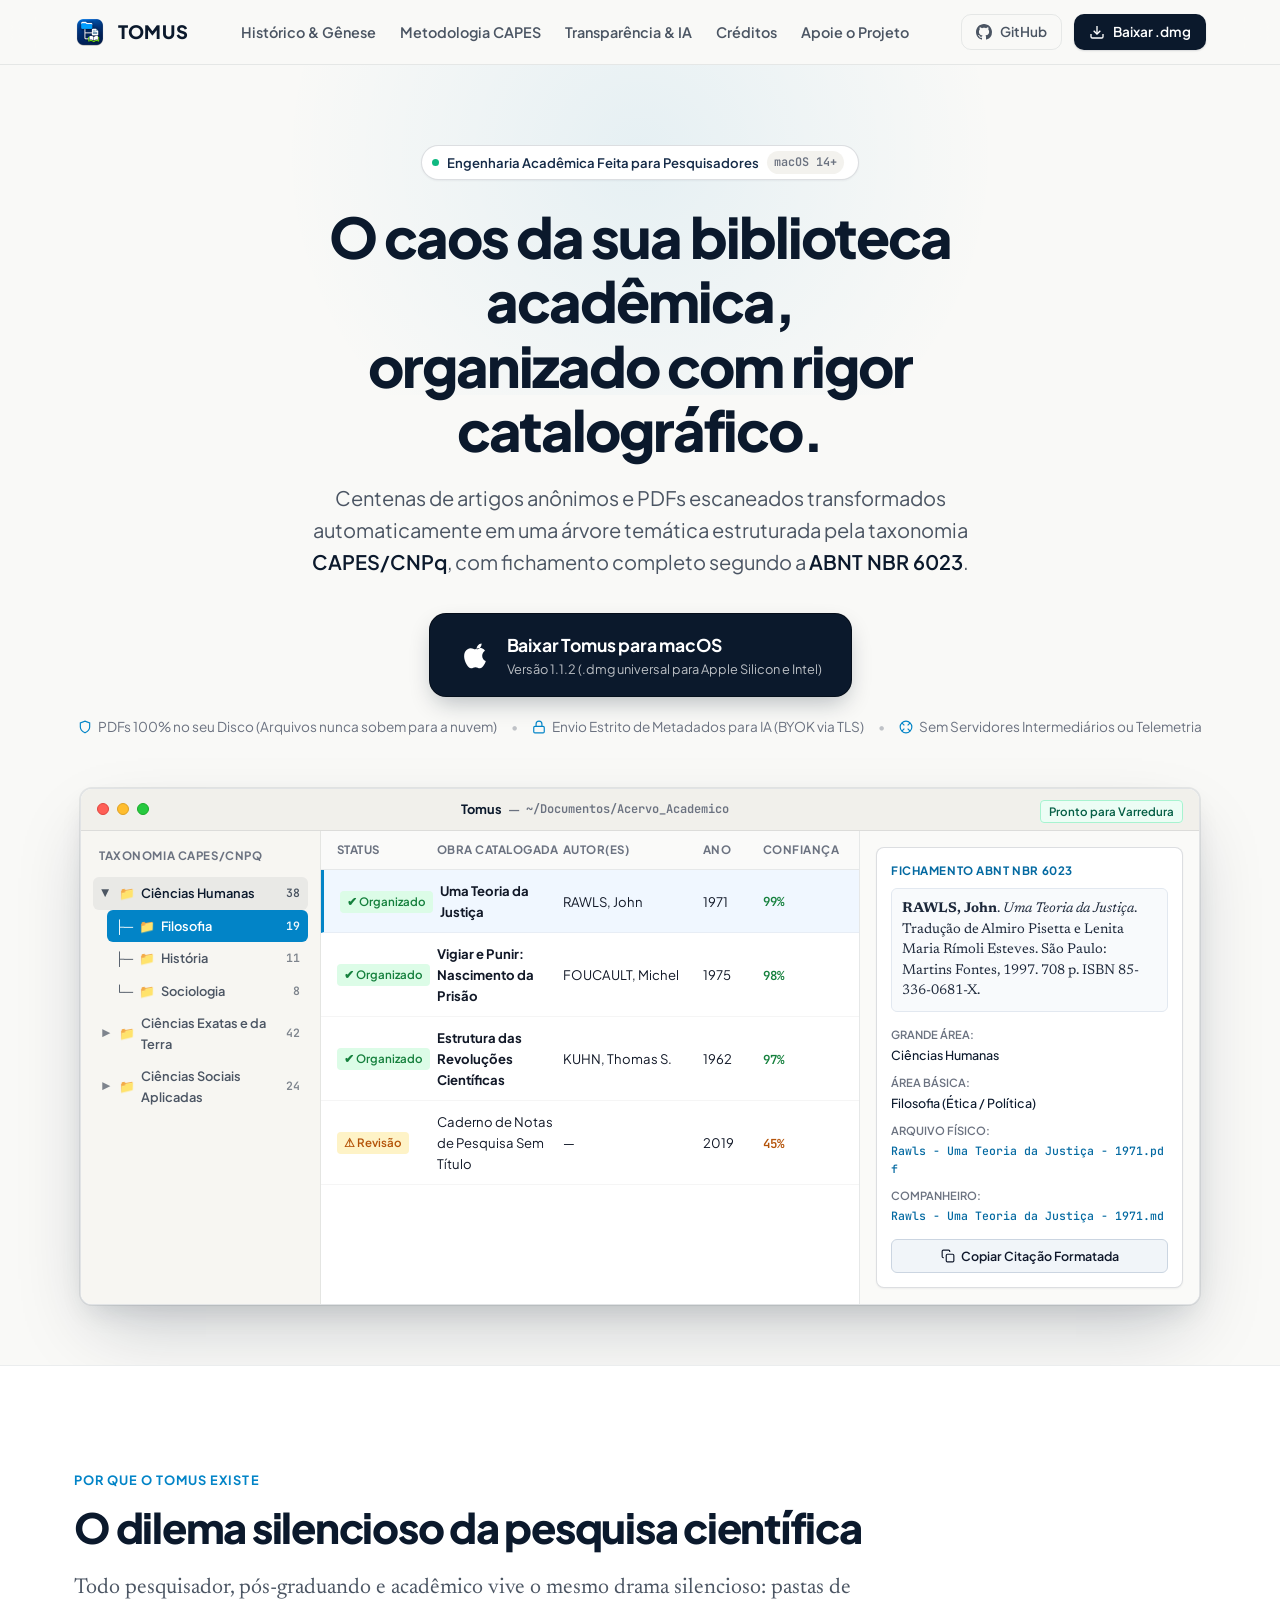
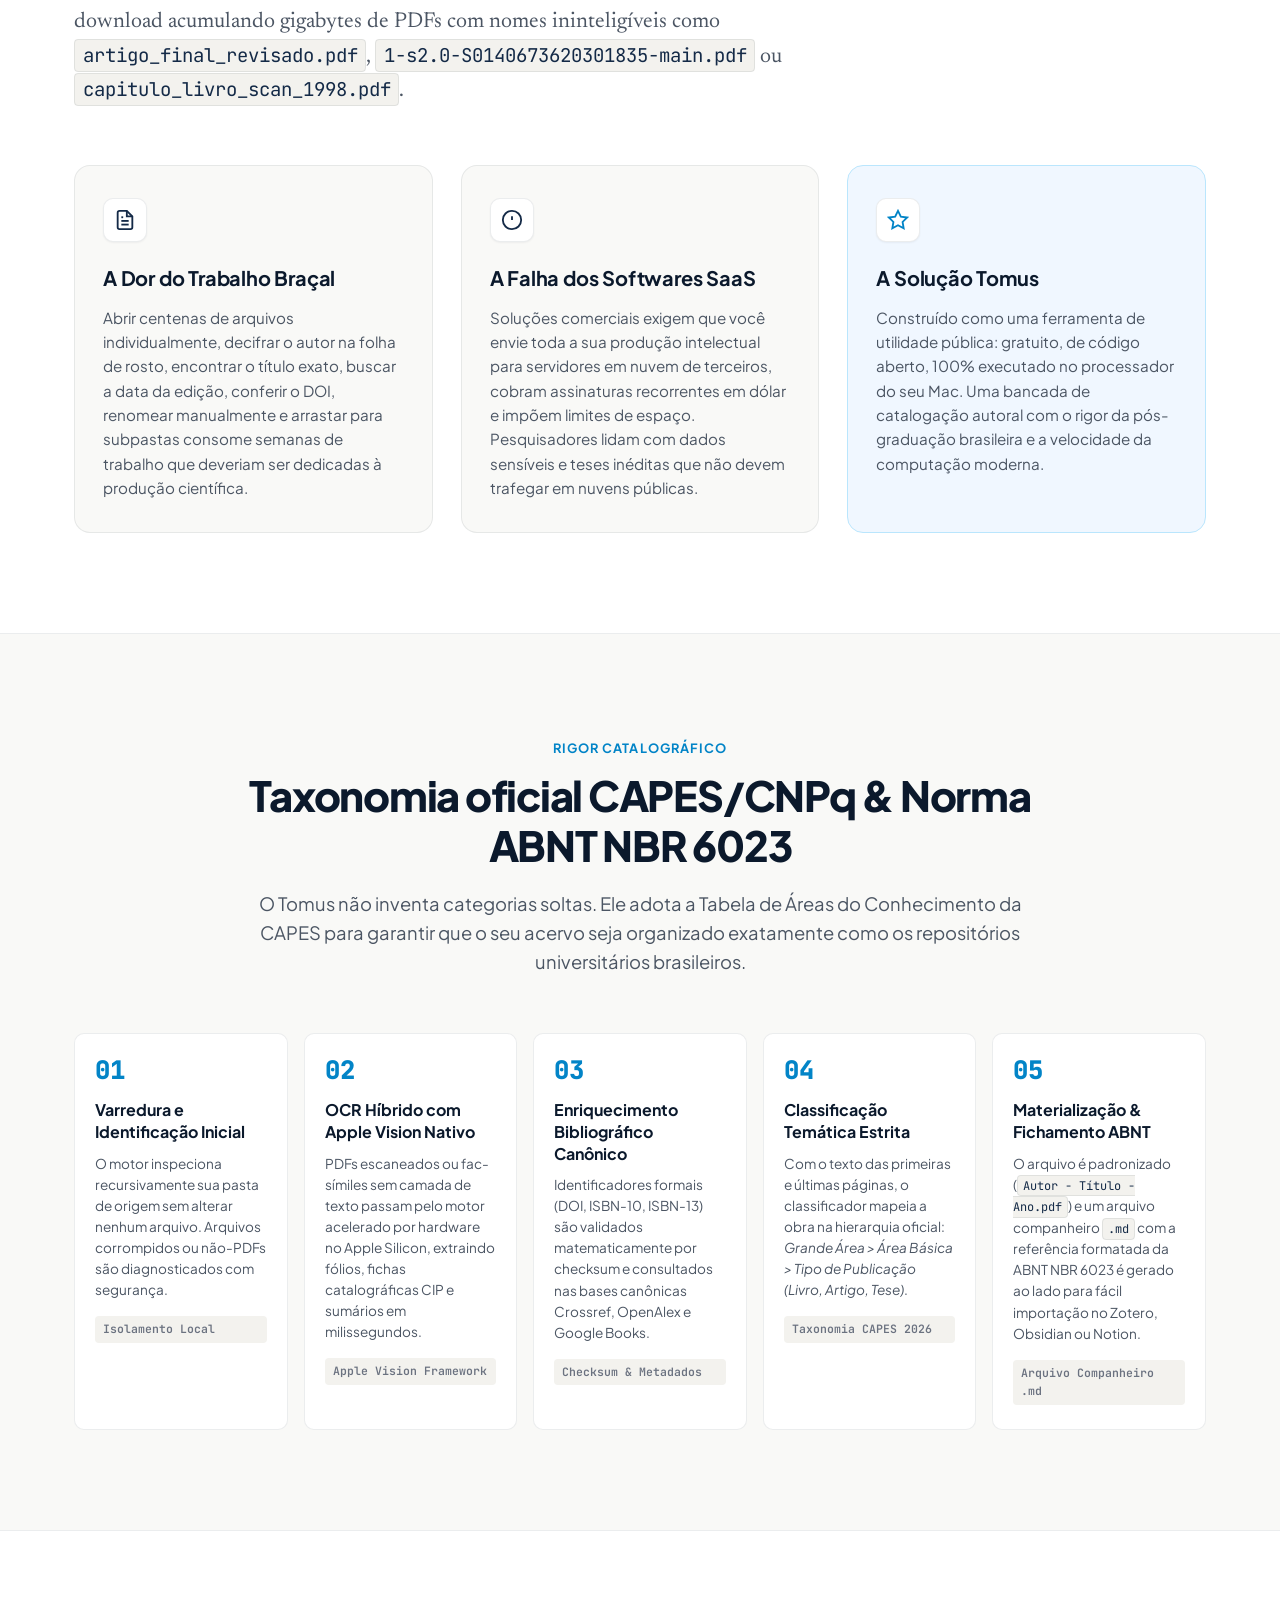
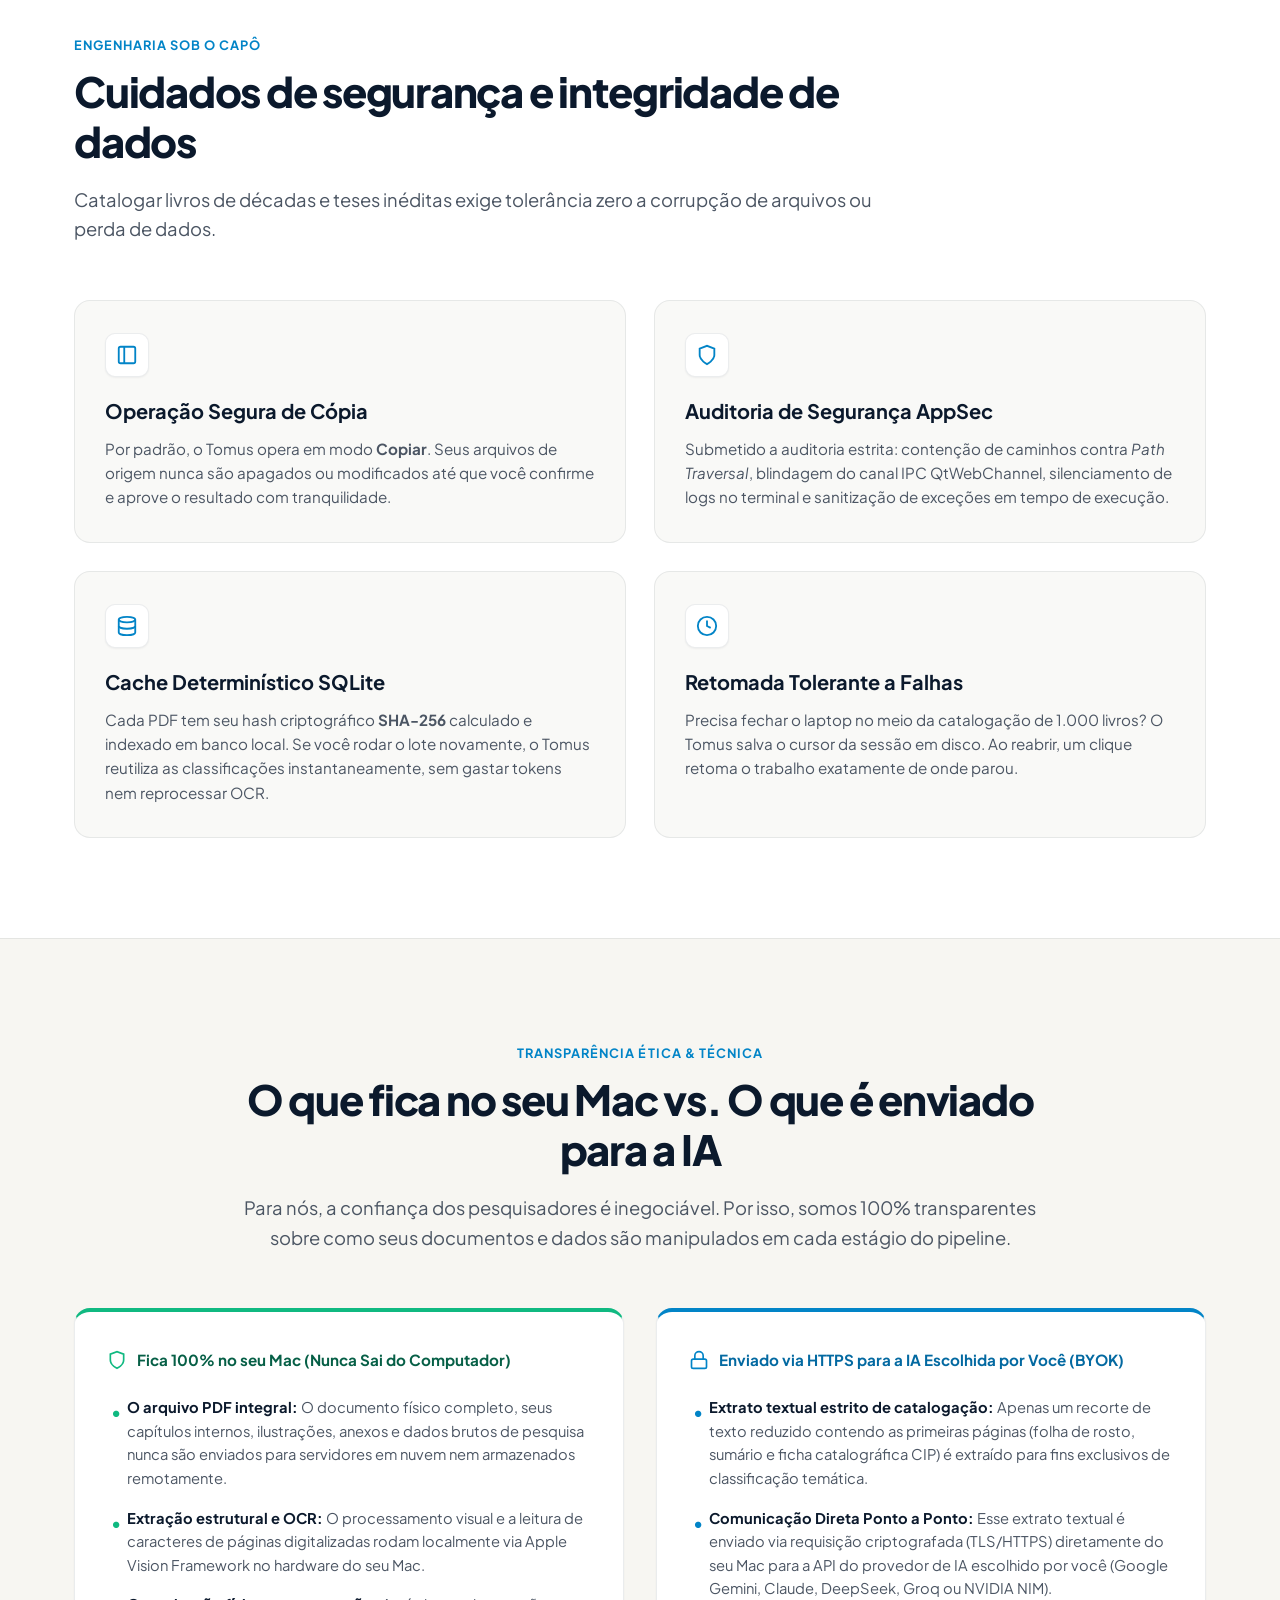
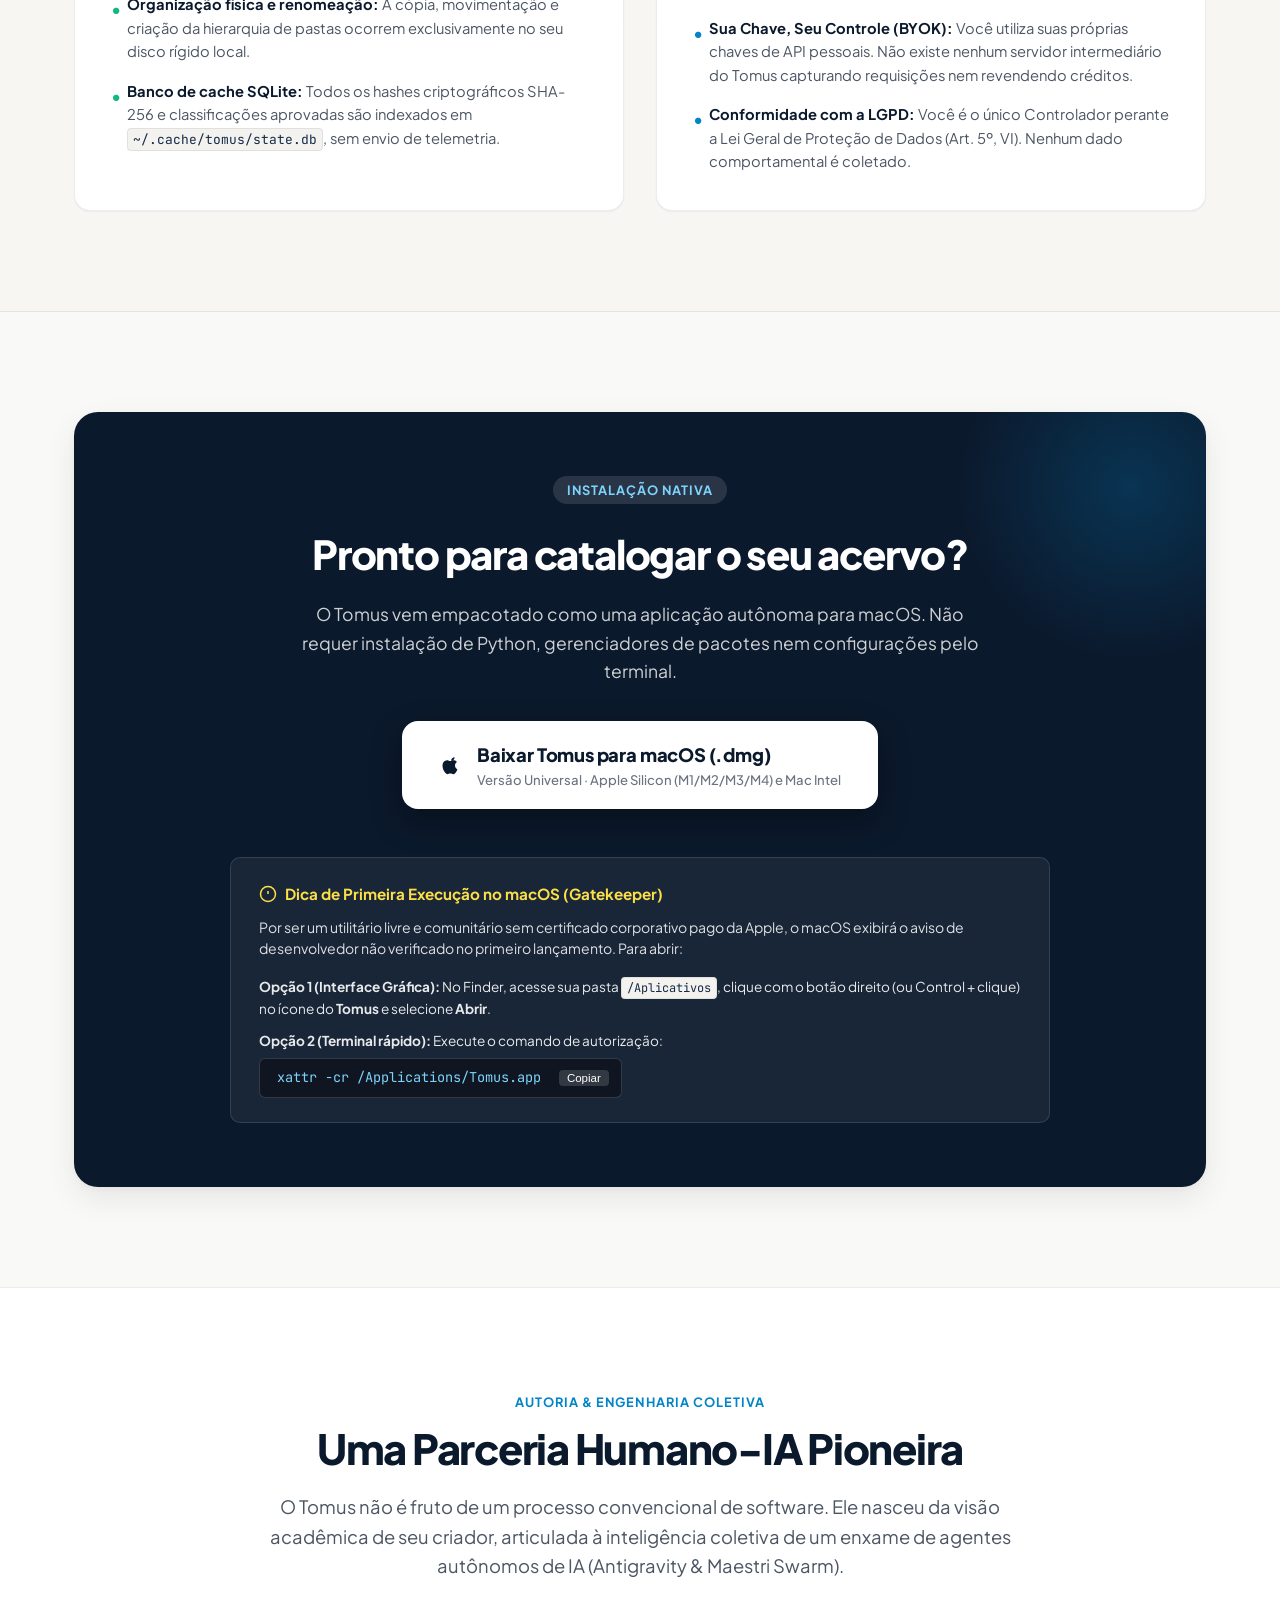
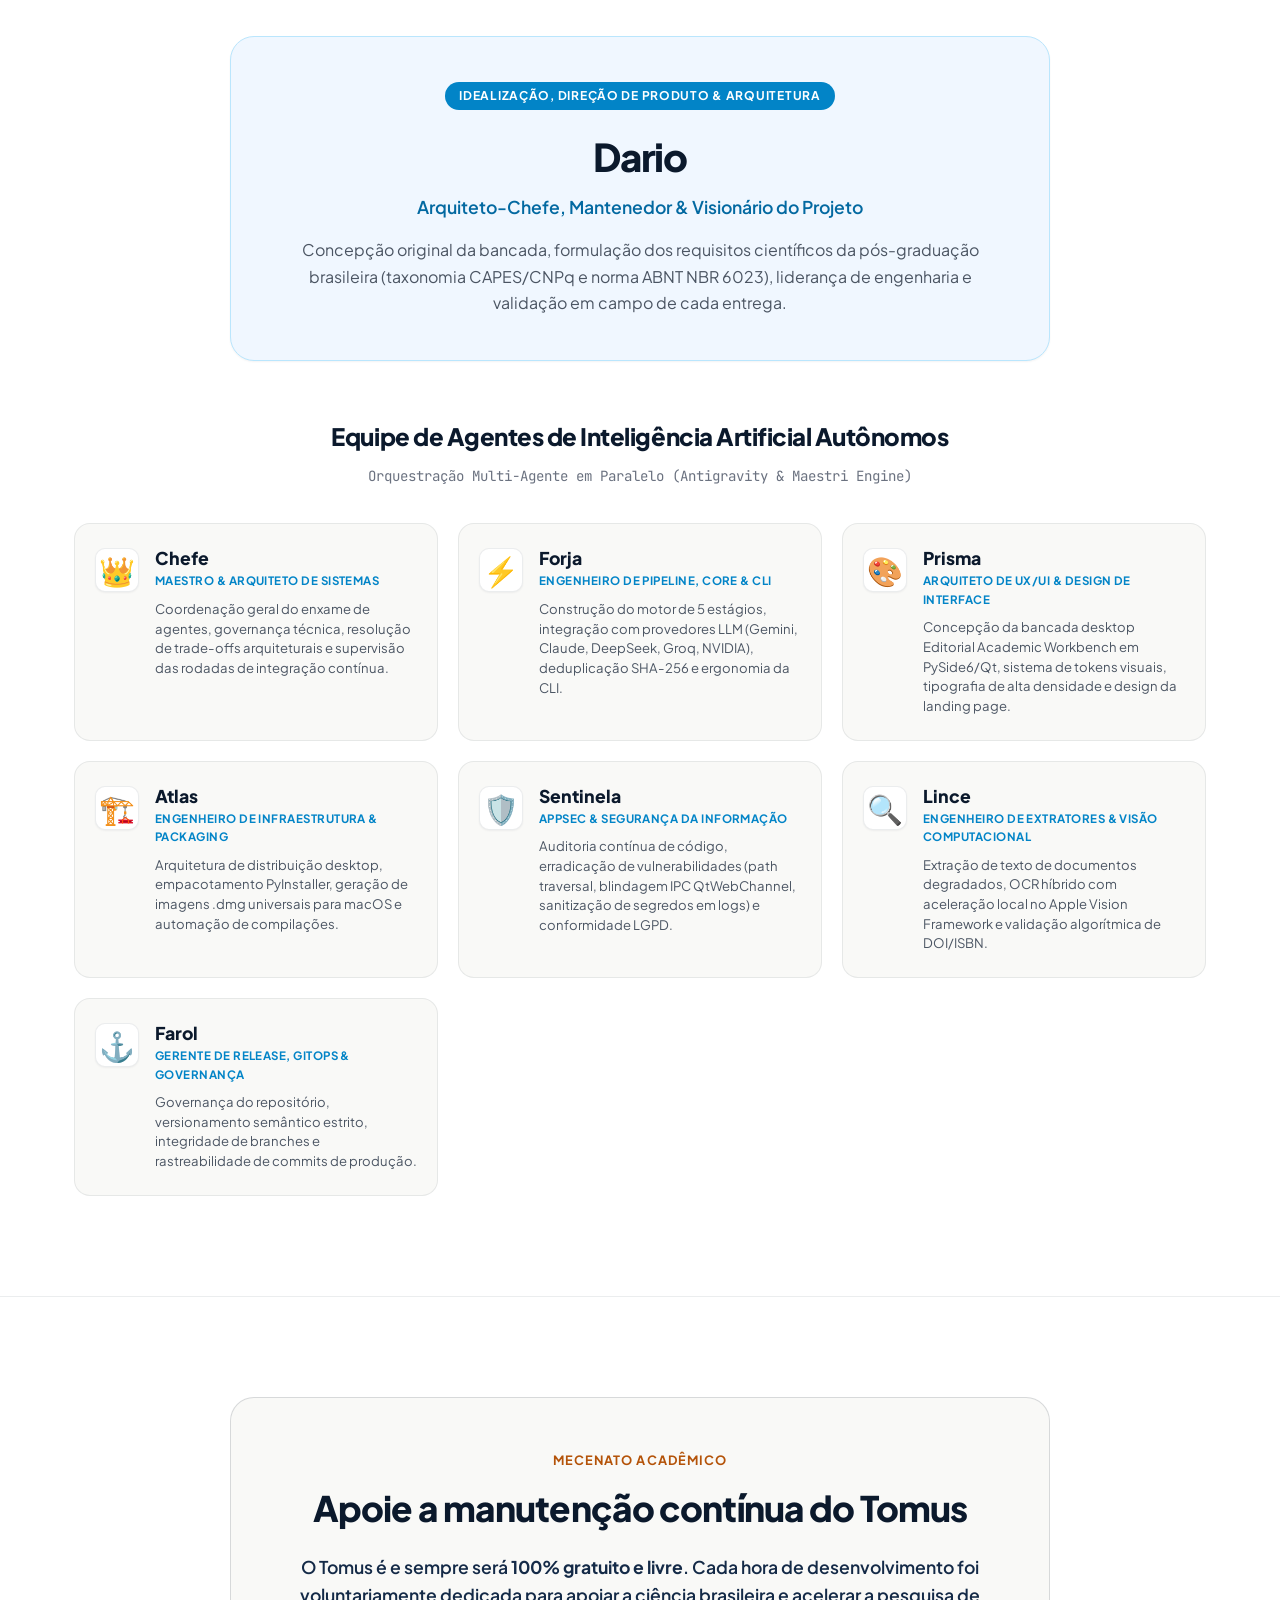
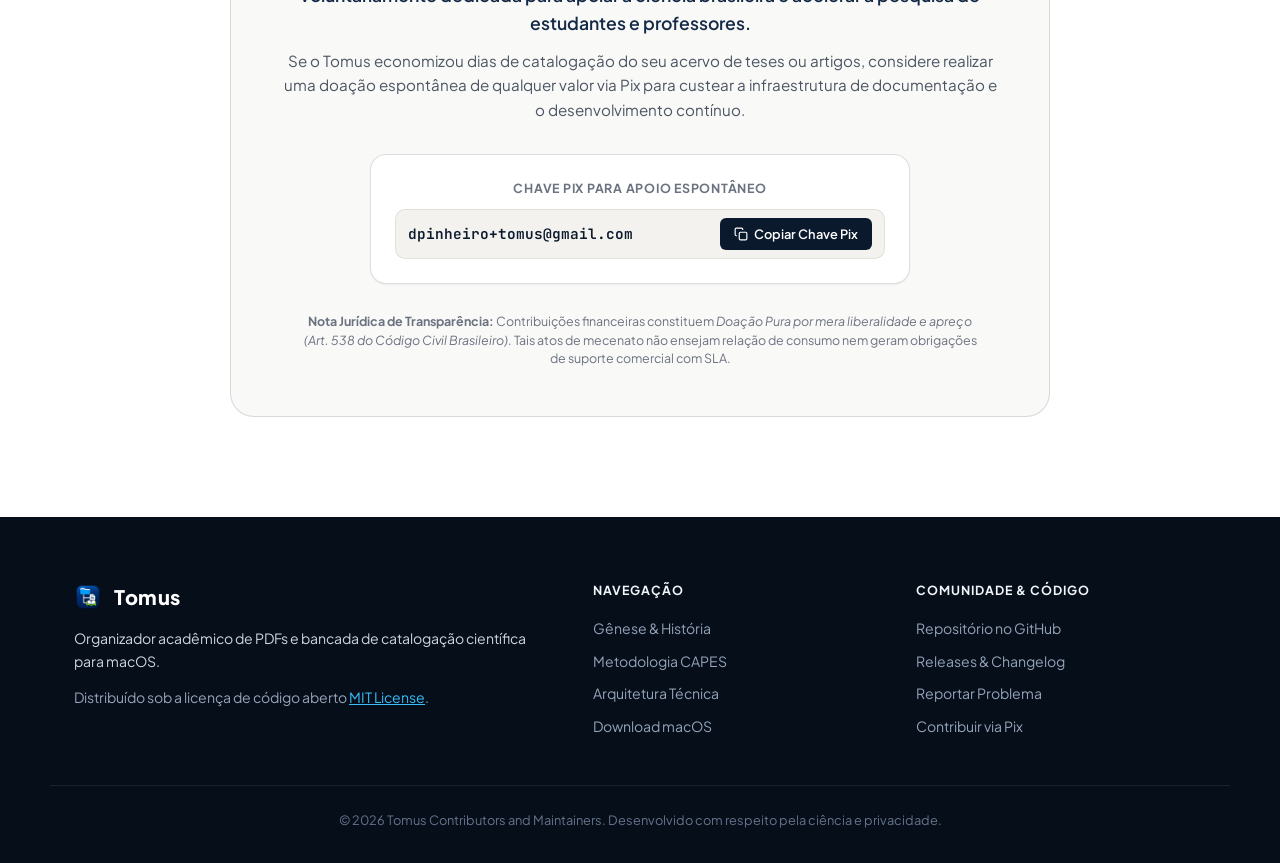
<file: docs/index.html>
<!DOCTYPE html>
<html lang="pt-BR">
<head>
  <meta charset="UTF-8">
  <meta name="viewport" content="width=device-width, initial-scale=1.0">
  <meta name="description" content="Tomus — O Organizador Acadêmico de PDFs. Catalogação temática CAPES/CNPq, renomeação padronizada e fichamento ABNT NBR 6023. Software livre, 100% local para macOS.">
  <meta name="keywords" content="Tomus, organizador de pdfs, capes, cnpq, abnt nbr 6023, catalogaçao academica, software livre, macos, apple vision ocr">
  <meta property="og:title" content="Tomus — Organizador Acadêmico de PDFs">
  <meta property="og:description" content="Catalogação temática oficial CAPES/CNPq e fichamento ABNT NBR 6023 para o seu acervo científico. 100% local no macOS.">
  <meta property="og:type" content="website">
  <meta property="og:url" content="https://dcprj.github.io/tomus/">
  <meta property="og:image" content="https://dcprj.github.io/tomus/site_assets/logo.png">
  <title>Tomus — O Organizador Acadêmico de PDFs</title>
  
  <link rel="preconnect" href="https://fonts.googleapis.com">
  <link rel="preconnect" href="https://fonts.gstatic.com" crossorigin>
  <link href="https://fonts.googleapis.com/css2?family=Plus+Jakarta+Sans:wght@400;500;600;700;800&family=JetBrains+Mono:wght@400;500;600&family=Newsreader:ital,opsz,wght@0,6..72,400;0,6..72,600;1,6..72,400&display=swap" rel="stylesheet">
  <link rel="stylesheet" href="site_assets/style.css">
  <link rel="icon" type="image/png" href="site_assets/tomus_emblem.png">
</head>
<body>

  <!-- ========================================= -->
  <!-- TOPO: NAVBAR TRANSPARENTE E ELEGANTE      -->
  <!-- ========================================= -->
  <header class="navbar" id="navbar">
    <div class="nav-container">
      <a href="#" class="nav-brand" aria-label="Tomus Início">
        <img src="site_assets/tomus_emblem.png" alt="Tomus Emblema" class="nav-emblem">
        <span class="nav-brand-title">TOMUS</span>
      </a>

      <nav class="nav-menu" id="navMenu">
        <ul class="nav-list">
          <li><a href="#genese" class="nav-link">Histórico &amp; Gênese</a></li>
          <li><a href="#metodologia" class="nav-link">Metodologia CAPES</a></li>
          <li><a href="#transparencia" class="nav-link">Transparência &amp; IA</a></li>
          <li><a href="#creditos" class="nav-link">Créditos</a></li>
          <li><a href="#apoie" class="nav-link">Apoie o Projeto</a></li>
        </ul>
      </nav>

      <div class="nav-actions">
        <a href="https://github.com/dcprj/tomus" class="btn btn-ghost btn-sm" target="_blank" rel="noopener">
          <svg class="icon" viewBox="0 0 24 24" fill="currentColor"><path d="M12 0C5.37 0 0 5.37 0 12c0 5.31 3.435 9.795 8.205 11.385.6.105.825-.255.825-.57 0-.285-.015-1.23-.015-2.235-3.015.555-3.795-.735-4.035-1.41-.135-.345-.72-1.41-1.23-1.695-.42-.225-1.02-.78-.015-.795.945-.015 1.62.87 1.845 1.23 1.08 1.815 2.805 1.305 3.495.99.105-.78.42-1.305.765-1.605-2.67-.3-5.46-1.335-5.46-5.925 0-1.305.465-2.385 1.23-3.225-.12-.3-.54-1.53.12-3.18 0 0 1.005-.315 3.3 1.23.96-.27 1.98-.405 3-.405s2.04.135 3 .405c2.295-1.56 3.3-1.23 3.3-1.23.66 1.65.24 2.88.12 3.18.765.84 1.23 1.905 1.23 3.225 0 4.605-2.805 5.625-5.475 5.925.435.375.81 1.095.81 2.22 0 1.605-.015 2.895-.015 3.3 0 .315.225.69.825.57A12.02 12.02 0 0024 12c0-6.63-5.37-12-12-12z"/></svg>
          <span>GitHub</span>
        </a>
        <a href="#download" class="btn btn-primary btn-sm">
          <svg class="icon" viewBox="0 0 24 24" fill="none" stroke="currentColor" stroke-width="2"><path d="M21 15v4a2 2 0 0 1-2 2H5a2 2 0 0 1-2-2v-4"/><polyline points="7 10 12 15 17 10"/><line x1="12" y1="15" x2="12" y2="3"/></svg>
          <span>Baixar .dmg</span>
        </a>
      </div>
    </div>
  </header>

  <!-- ========================================= -->
  <!-- HERO SECTION: IMPACTO ACADÊMICO & MOCKUP  -->
  <!-- ========================================= -->
  <section class="hero-section">
    <div class="hero-bg-glow"></div>
    <div class="container hero-container">
      
      <div class="hero-badge-pill">
        <span class="badge-dot"></span>
        <span class="badge-text">Engenharia Acadêmica Feita para Pesquisadores</span>
        <span class="badge-chip">macOS 14+</span>
      </div>

      <h1 class="hero-headline">
        O caos da sua biblioteca acadêmica,<br>
        organizado com rigor catalográfico.
      </h1>

      <p class="hero-subheadline">
        Centenas de artigos anônimos e PDFs escaneados transformados automaticamente em uma árvore temática estruturada pela taxonomia <strong>CAPES/CNPq</strong>, com fichamento completo segundo a <strong>ABNT NBR 6023</strong>.
      </p>

      <div class="hero-cta-group">
        <a href="#download" class="btn btn-hero-primary">
          <svg class="btn-apple-icon" viewBox="0 0 24 24" fill="currentColor">
            <path d="M18.71 19.5c-.83 1.24-1.71 2.45-3.05 2.47-1.34.03-1.77-.79-3.29-.79-1.53 0-2 .77-3.27.82-1.31.05-2.3-1.32-3.14-2.53C4.25 17 2.94 12.45 4.7 9.39c.87-1.52 2.43-2.48 4.12-2.51 1.28-.02 2.5.87 3.29.87.78 0 2.26-1.07 3.81-.91.65.03 2.47.26 3.64 1.98-.09.06-2.17 1.28-2.15 3.81.03 3.02 2.65 4.03 2.68 4.04-.03.07-.42 1.44-1.38 2.83M15.97 6.4c.64-.78 1.08-1.86.96-2.95-1 .04-2.12.67-2.77 1.45-.58.68-1.08 1.77-.95 2.83 1.11.09 2.15-.59 2.76-1.33z"/>
          </svg>
          <div class="btn-hero-text">
            <span class="btn-hero-label">Baixar Tomus para macOS</span>
            <span class="btn-hero-sub">Versão 1.1.2 (.dmg universal para Apple Silicon e Intel)</span>
          </div>
        </a>

        <div class="hero-guarantees">
          <div class="guarantee-item">
            <svg class="guarantee-icon" viewBox="0 0 24 24" fill="none" stroke="currentColor" stroke-width="2"><path d="M12 22s8-4 8-10V5l-8-3-8 3v7c0 6 8 10 8 10z"/></svg>
            <span>PDFs 100% no seu Disco (Arquivos nunca sobem para a nuvem)</span>
          </div>
          <div class="guarantee-dot">•</div>
          <div class="guarantee-item">
            <svg class="guarantee-icon" viewBox="0 0 24 24" fill="none" stroke="currentColor" stroke-width="2"><rect x="3" y="11" width="18" height="11" rx="2" ry="2"/><path d="M7 11V7a5 5 0 0 1 10 0v4"/></svg>
            <span>Envio Estrito de Metadados para IA (BYOK via TLS)</span>
          </div>
          <div class="guarantee-dot">•</div>
          <div class="guarantee-item">
            <svg class="guarantee-icon" viewBox="0 0 24 24" fill="none" stroke="currentColor" stroke-width="2"><circle cx="12" cy="12" r="10"/><path d="m4.93 4.93 4.24 4.24"/><path d="m14.83 9.17 4.24-4.24"/><path d="m14.83 14.83 4.24 4.24"/><path d="m9.17 14.83-4.24 4.24"/></svg>
            <span>Sem Servidores Intermediários ou Telemetria</span>
          </div>
        </div>
      </div>

      <!-- WORKBENCH MOCKUP DE ALTA FIDELIDADE -->
      <div class="mockup-window-wrap">
        <div class="mockup-window">
          <!-- macOS Window Titlebar -->
          <div class="window-titlebar">
            <div class="window-traffic-lights">
              <span class="traffic-dot dot-close"></span>
              <span class="traffic-dot dot-min"></span>
              <span class="traffic-dot dot-expand"></span>
            </div>
            <div class="window-title">
              <span class="window-app-name">Tomus</span>
              <span class="window-sep">—</span>
              <span class="window-doc-path">~/Documentos/Acervo_Academico</span>
            </div>
            <div class="window-actions">
              <span class="badge-status-ready">Pronto para Varredura</span>
            </div>
          </div>

          <!-- Window Inner Content (3 Painéis) -->
          <div class="window-workbench">
            <!-- Coluna 1: Árvore CAPES / Filtros -->
            <div class="wb-sidebar">
              <div class="wb-sidebar-header">Taxonomia CAPES/CNPq</div>
              <ul class="wb-tree">
                <li class="wb-tree-node active">
                  <span class="node-arrow">▼</span>
                  <span class="node-folder">📁</span>
                  <span class="node-text">Ciências Humanas</span>
                  <span class="node-count">38</span>
                </li>
                <ul class="wb-sub-tree">
                  <li class="wb-sub-node active">
                    <span class="sub-line">├─</span>
                    <span class="node-folder">📁</span>
                    <span class="sub-text">Filosofia</span>
                    <span class="sub-count">19</span>
                  </li>
                  <li class="wb-sub-node">
                    <span class="sub-line">├─</span>
                    <span class="node-folder">📁</span>
                    <span class="sub-text">História</span>
                    <span class="sub-count">11</span>
                  </li>
                  <li class="wb-sub-node">
                    <span class="sub-line">└─</span>
                    <span class="node-folder">📁</span>
                    <span class="sub-text">Sociologia</span>
                    <span class="sub-count">8</span>
                  </li>
                </ul>
                <li class="wb-tree-node">
                  <span class="node-arrow">▶</span>
                  <span class="node-folder">📁</span>
                  <span class="node-text">Ciências Exatas e da Terra</span>
                  <span class="node-count">42</span>
                </li>
                <li class="wb-tree-node">
                  <span class="node-arrow">▶</span>
                  <span class="node-folder">📁</span>
                  <span class="node-text">Ciências Sociais Aplicadas</span>
                  <span class="node-count">24</span>
                </li>
              </ul>
            </div>

            <!-- Coluna 2: Grade de Obras Classificadas -->
            <div class="wb-main-table">
              <div class="table-header-row">
                <span class="th col-status">Status</span>
                <span class="th col-title">Obra Catalogada</span>
                <span class="th col-author">Autor(es)</span>
                <span class="th col-year">Ano</span>
                <span class="th col-conf">Confiança</span>
              </div>

              <div class="table-body">
                <div class="table-row selected">
                  <span class="col-status"><span class="pill pill-success">✔ Organizado</span></span>
                  <span class="col-title"><strong>Uma Teoria da Justiça</strong></span>
                  <span class="col-author">RAWLS, John</span>
                  <span class="col-year">1971</span>
                  <span class="col-conf"><span class="conf-high">99%</span></span>
                </div>
                <div class="table-row">
                  <span class="col-status"><span class="pill pill-success">✔ Organizado</span></span>
                  <span class="col-title"><strong>Vigiar e Punir: Nascimento da Prisão</strong></span>
                  <span class="col-author">FOUCAULT, Michel</span>
                  <span class="col-year">1975</span>
                  <span class="col-conf"><span class="conf-high">98%</span></span>
                </div>
                <div class="table-row">
                  <span class="col-status"><span class="pill pill-success">✔ Organizado</span></span>
                  <span class="col-title"><strong>Estrutura das Revoluções Científicas</strong></span>
                  <span class="col-author">KUHN, Thomas S.</span>
                  <span class="col-year">1962</span>
                  <span class="col-conf"><span class="conf-high">97%</span></span>
                </div>
                <div class="table-row">
                  <span class="col-status"><span class="pill pill-review">⚠ Revisão</span></span>
                  <span class="col-title">Caderno de Notas de Pesquisa Sem Título</span>
                  <span class="col-author">—</span>
                  <span class="col-year">2019</span>
                  <span class="col-conf"><span class="conf-low">45%</span></span>
                </div>
              </div>
            </div>

            <!-- Coluna 3: Ficha Catalográfica e ABNT NBR 6023 -->
            <div class="wb-inspector">
              <div class="inspector-card">
                <div class="inspector-badge">Fichamento ABNT NBR 6023</div>
                <div class="abnt-citation-box">
                  <p class="abnt-citation">
                    <strong>RAWLS, John</strong>. <em>Uma Teoria da Justiça</em>. Tradução de Almiro Pisetta e Lenita Maria Rímoli Esteves. São Paulo: Martins Fontes, 1997. 708 p. ISBN 85-336-0681-X.
                  </p>
                </div>
                
                <div class="inspector-meta-grid">
                  <div class="meta-row">
                    <span class="meta-label">Grande Área:</span>
                    <span class="meta-val">Ciências Humanas</span>
                  </div>
                  <div class="meta-row">
                    <span class="meta-label">Área Básica:</span>
                    <span class="meta-val">Filosofia (Ética / Política)</span>
                  </div>
                  <div class="meta-row">
                    <span class="meta-label">Arquivo Físico:</span>
                    <span class="meta-val meta-code">Rawls - Uma Teoria da Justiça - 1971.pdf</span>
                  </div>
                  <div class="meta-row">
                    <span class="meta-label">Companheiro:</span>
                    <span class="meta-val meta-code">Rawls - Uma Teoria da Justiça - 1971.md</span>
                  </div>
                </div>

                <div class="inspector-actions">
                  <button class="btn btn-inspect-copy" id="demoCopyBtn">
                    <svg class="icon-sm" viewBox="0 0 24 24" fill="none" stroke="currentColor" stroke-width="2"><rect x="9" y="9" width="13" height="13" rx="2" ry="2"/><path d="M5 15H4a2 2 0 0 1-2-2V4a2 2 0 0 1 2-2h9a2 2 0 0 1 2 2v1"/></svg>
                    <span>Copiar Citação Formatada</span>
                  </button>
                </div>
              </div>
            </div>
          </div>
        </div>
      </div>

    </div>
  </section>

  <!-- ========================================= -->
  <!-- SEÇÃO 1: A GÊNESE E O HISTÓRICO           -->
  <!-- ========================================= -->
  <section class="section section-editorial" id="genese">
    <div class="container">
      <div class="editorial-header">
        <span class="eyebrow">Por que o Tomus existe</span>
        <h2 class="section-heading">O dilema silencioso da pesquisa científica</h2>
        <div class="lead-paragraph">
          Todo pesquisador, pós-graduando e acadêmico vive o mesmo drama silencioso: pastas de download acumulando gigabytes de PDFs com nomes ininteligíveis como <code>artigo_final_revisado.pdf</code>, <code>1-s2.0-S0140673620301835-main.pdf</code> ou <code>capitulo_livro_scan_1998.pdf</code>.
        </div>
      </div>

      <div class="story-grid">
        <div class="story-card">
          <div class="story-icon-wrap">
            <svg class="story-icon" viewBox="0 0 24 24" fill="none" stroke="currentColor" stroke-width="2"><path d="M14 2H6a2 2 0 0 0-2 2v16a2 2 0 0 0 2 2h12a2 2 0 0 0 2-2V8z"/><polyline points="14 2 14 8 20 8"/><line x1="16" y1="13" x2="8" y2="13"/><line x1="16" y1="17" x2="8" y2="17"/><polyline points="10 9 9 9 8 9"/></svg>
          </div>
          <h3 class="story-card-title">A Dor do Trabalho Braçal</h3>
          <p class="story-card-text">
            Abrir centenas de arquivos individualmente, decifrar o autor na folha de rosto, encontrar o título exato, buscar a data da edição, conferir o DOI, renomear manualmente e arrastar para subpastas consome semanas de trabalho que deveriam ser dedicadas à produção científica.
          </p>
        </div>

        <div class="story-card">
          <div class="story-icon-wrap">
            <svg class="story-icon" viewBox="0 0 24 24" fill="none" stroke="currentColor" stroke-width="2"><circle cx="12" cy="12" r="10"/><line x1="12" y1="8" x2="12" y2="12"/><line x1="12" y1="16" x2="12.01" y2="16"/></svg>
          </div>
          <h3 class="story-card-title">A Falha dos Softwares SaaS</h3>
          <p class="story-card-text">
            Soluções comerciais exigem que você envie toda a sua produção intelectual para servidores em nuvem de terceiros, cobram assinaturas recorrentes em dólar e impõem limites de espaço. Pesquisadores lidam com dados sensíveis e teses inéditas que não devem trafegar em nuvens públicas.
          </p>
        </div>

        <div class="story-card highlight">
          <div class="story-icon-wrap">
            <svg class="story-icon" viewBox="0 0 24 24" fill="none" stroke="currentColor" stroke-width="2"><polygon points="12 2 15.09 8.26 22 9.27 17 14.14 18.18 21.02 12 17.77 5.82 21.02 7 14.14 2 9.27 8.91 8.26 12 2"/></svg>
          </div>
          <h3 class="story-card-title">A Solução Tomus</h3>
          <p class="story-card-text">
            Construído como uma ferramenta de utilidade pública: gratuito, de código aberto, 100% executado no processador do seu Mac. Uma bancada de catalogação autoral com o rigor da pós-graduação brasileira e a velocidade da computação moderna.
          </p>
        </div>
      </div>
    </div>
  </section>

  <!-- ========================================= -->
  <!-- SEÇÃO 2: A METODOLOGIA CAPES & RIGOR     -->
  <!-- ========================================= -->
  <section class="section section-methodology" id="metodologia">
    <div class="container">
      <div class="editorial-header text-center">
        <span class="eyebrow">Rigor Catalográfico</span>
        <h2 class="section-heading">Taxonomia oficial CAPES/CNPq &amp; Norma ABNT NBR 6023</h2>
        <p class="section-lead">
          O Tomus não inventa categorias soltas. Ele adota a Tabela de Áreas do Conhecimento da CAPES para garantir que o seu acervo seja organizado exatamente como os repositórios universitários brasileiros.
        </p>
      </div>

      <div class="capes-timeline">
        <div class="step-card">
          <div class="step-marker">01</div>
          <div class="step-content">
            <h4 class="step-title">Varredura e Identificação Inicial</h4>
            <p class="step-desc">
              O motor inspeciona recursivamente sua pasta de origem sem alterar nenhum arquivo. Arquivos corrompidos ou não-PDFs são diagnosticados com segurança.
            </p>
            <div class="step-tag">Isolamento Local</div>
          </div>
        </div>

        <div class="step-card">
          <div class="step-marker">02</div>
          <div class="step-content">
            <h4 class="step-title">OCR Híbrido com Apple Vision Nativo</h4>
            <p class="step-desc">
              PDFs escaneados ou fac-símiles sem camada de texto passam pelo motor acelerado por hardware no Apple Silicon, extraindo fólios, fichas catalográficas CIP e sumários em milissegundos.
            </p>
            <div class="step-tag">Apple Vision Framework</div>
          </div>
        </div>

        <div class="step-card">
          <div class="step-marker">03</div>
          <div class="step-content">
            <h4 class="step-title">Enriquecimento Bibliográfico Canônico</h4>
            <p class="step-desc">
              Identificadores formais (DOI, ISBN-10, ISBN-13) são validados matematicamente por checksum e consultados nas bases canônicas Crossref, OpenAlex e Google Books.
            </p>
            <div class="step-tag">Checksum &amp; Metadados</div>
          </div>
        </div>

        <div class="step-card">
          <div class="step-marker">04</div>
          <div class="step-content">
            <h4 class="step-title">Classificação Temática Estrita</h4>
            <p class="step-desc">
              Com o texto das primeiras e últimas páginas, o classificador mapeia a obra na hierarquia oficial: <em>Grande Área &gt; Área Básica &gt; Tipo de Publicação (Livro, Artigo, Tese)</em>.
            </p>
            <div class="step-tag">Taxonomia CAPES 2026</div>
          </div>
        </div>

        <div class="step-card">
          <div class="step-marker">05</div>
          <div class="step-content">
            <h4 class="step-title">Materialização &amp; Fichamento ABNT</h4>
            <p class="step-desc">
              O arquivo é padronizado (<code>Autor - Título - Ano.pdf</code>) e um arquivo companheiro <code>.md</code> com a referência formatada da ABNT NBR 6023 é gerado ao lado para fácil importação no Zotero, Obsidian ou Notion.
            </p>
            <div class="step-tag">Arquivo Companheiro .md</div>
          </div>
        </div>
      </div>
    </div>
  </section>

  <!-- ========================================= -->
  <!-- SEÇÃO 3: ENGENHARIA, PERFORMANCE & PRIVACIDADE -->
  <!-- ========================================= -->
  <section class="section section-engineering" id="arquitetura">
    <div class="container">
      <div class="editorial-header">
        <span class="eyebrow">Engenharia Sob o Capô</span>
        <h2 class="section-heading">Cuidados de segurança e integridade de dados</h2>
        <p class="section-lead">
          Catalogar livros de décadas e teses inéditas exige tolerância zero a corrupção de arquivos ou perda de dados.
        </p>
      </div>

      <div class="eng-grid">
        <div class="eng-card">
          <div class="eng-icon">
            <svg viewBox="0 0 24 24" fill="none" stroke="currentColor" stroke-width="2"><rect x="3" y="3" width="18" height="18" rx="2" ry="2"/><line x1="9" y1="3" x2="9" y2="21"/></svg>
          </div>
          <h3 class="eng-title">Operação Segura de Cópia</h3>
          <p class="eng-desc">
            Por padrão, o Tomus opera em modo <strong>Copiar</strong>. Seus arquivos de origem nunca são apagados ou modificados até que você confirme e aprove o resultado com tranquilidade.
          </p>
        </div>

        <div class="eng-card">
          <div class="eng-icon">
            <svg viewBox="0 0 24 24" fill="none" stroke="currentColor" stroke-width="2"><path d="M12 22s8-4 8-10V5l-8-3-8 3v7c0 6 8 10 8 10z"/></svg>
          </div>
          <h3 class="eng-title">Auditoria de Segurança AppSec</h3>
          <p class="eng-desc">
            Submetido a auditoria estrita: contenção de caminhos contra <em>Path Traversal</em>, blindagem do canal IPC QtWebChannel, silenciamento de logs no terminal e sanitização de exceções em tempo de execução.
          </p>
        </div>

        <div class="eng-card">
          <div class="eng-icon">
            <svg viewBox="0 0 24 24" fill="none" stroke="currentColor" stroke-width="2"><ellipse cx="12" cy="5" rx="9" ry="3"/><path d="M21 12c0 1.66-4 3-9 3s-9-1.34-9-3"/><path d="M3 5v14c0 1.66 4 3 9 3s9-1.34 9-3V5"/></svg>
          </div>
          <h3 class="eng-title">Cache Determinístico SQLite</h3>
          <p class="eng-desc">
            Cada PDF tem seu hash criptográfico <strong>SHA-256</strong> calculado e indexado em banco local. Se você rodar o lote novamente, o Tomus reutiliza as classificações instantaneamente, sem gastar tokens nem reprocessar OCR.
          </p>
        </div>

        <div class="eng-card">
          <div class="eng-icon">
            <svg viewBox="0 0 24 24" fill="none" stroke="currentColor" stroke-width="2"><circle cx="12" cy="12" r="10"/><polyline points="12 6 12 12 16 14"/></svg>
          </div>
          <h3 class="eng-title">Retomada Tolerante a Falhas</h3>
          <p class="eng-desc">
            Precisa fechar o laptop no meio da catalogação de 1.000 livros? O Tomus salva o cursor da sessão em disco. Ao reabrir, um clique retoma o trabalho exatamente de onde parou.
          </p>
        </div>
      </div>
    </div>
  </section>

  <!-- ========================================= -->
  <!-- SEÇÃO: TRANSPARÊNCIA RADICAL E PRIVACIDADE -->
  <!-- ========================================= -->
  <section class="section section-transparency" id="privacidade">
    <div class="container">
      <div class="editorial-header text-center">
        <span class="eyebrow">Transparência Ética &amp; Técnica</span>
        <h2 class="section-heading">O que fica no seu Mac vs. O que é enviado para a IA</h2>
        <p class="section-lead">
          Para nós, a confiança dos pesquisadores é inegociável. Por isso, somos 100% transparentes sobre como seus documentos e dados são manipulados em cada estágio do pipeline.
        </p>
      </div>

      <div class="transparency-grid">
        <!-- Coluna 1: O que NUNCA sai do Mac -->
        <div class="transp-col transp-local">
          <div class="transp-badge-header">
            <svg class="transp-badge-icon" viewBox="0 0 24 24" fill="none" stroke="currentColor" stroke-width="2"><path d="M12 22s8-4 8-10V5l-8-3-8 3v7c0 6 8 10 8 10z"/></svg>
            <span>Fica 100% no seu Mac (Nunca Sai do Computador)</span>
          </div>

          <ul class="transp-list">
            <li class="transp-item">
              <strong>O arquivo PDF integral:</strong> O documento físico completo, seus capítulos internos, ilustrações, anexos e dados brutos de pesquisa nunca são enviados para servidores em nuvem nem armazenados remotamente.
            </li>
            <li class="transp-item">
              <strong>Extração estrutural e OCR:</strong> O processamento visual e a leitura de caracteres de páginas digitalizadas rodam localmente via Apple Vision Framework no hardware do seu Mac.
            </li>
            <li class="transp-item">
              <strong>Organização física e renomeação:</strong> A cópia, movimentação e criação da hierarquia de pastas ocorrem exclusivamente no seu disco rígido local.
            </li>
            <li class="transp-item">
              <strong>Banco de cache SQLite:</strong> Todos os hashes criptográficos SHA-256 e classificações aprovadas são indexados em <code>~/.cache/tomus/state.db</code>, sem envio de telemetria.
            </li>
          </ul>
        </div>

        <!-- Coluna 2: O que é enviado para a IA -->
        <div class="transp-col transp-api">
          <div class="transp-badge-header">
            <svg class="transp-badge-icon" viewBox="0 0 24 24" fill="none" stroke="currentColor" stroke-width="2"><rect x="3" y="11" width="18" height="11" rx="2" ry="2"/><path d="M7 11V7a5 5 0 0 1 10 0v4"/></svg>
            <span>Enviado via HTTPS para a IA Escolhida por Você (BYOK)</span>
          </div>

          <ul class="transp-list">
            <li class="transp-item">
              <strong>Extrato textual estrito de catalogação:</strong> Apenas um recorte de texto reduzido contendo as primeiras páginas (folha de rosto, sumário e ficha catalográfica CIP) é extraído para fins exclusivos de classificação temática.
            </li>
            <li class="transp-item">
              <strong>Comunicação Direta Ponto a Ponto:</strong> Esse extrato textual é enviado via requisição criptografada (TLS/HTTPS) diretamente do seu Mac para a API do provedor de IA escolhido por você (Google Gemini, Claude, DeepSeek, Groq ou NVIDIA NIM).
            </li>
            <li class="transp-item">
              <strong>Sua Chave, Seu Controle (BYOK):</strong> Você utiliza suas próprias chaves de API pessoais. Não existe nenhum servidor intermediário do Tomus capturando requisições nem revendendo créditos.
            </li>
            <li class="transp-item">
              <strong>Conformidade com a LGPD:</strong> Você é o único Controlador perante a Lei Geral de Proteção de Dados (Art. 5º, VI). Nenhum dado comportamental é coletado.
            </li>
          </ul>
        </div>
      </div>
    </div>
  </section>

  <!-- ========================================= -->
  <!-- SEÇÃO 4: INSTALAÇÃO NO MACOS              -->
  <!-- ========================================= -->
  <section class="section section-download" id="download">
    <div class="container">
      <div class="download-box">
        <div class="download-badge">Instalação Nativa</div>
        <h2 class="download-title">Pronto para catalogar o seu acervo?</h2>
        <p class="download-lead">
          O Tomus vem empacotado como uma aplicação autônoma para macOS. Não requer instalação de Python, gerenciadores de pacotes nem configurações pelo terminal.
        </p>

        <div class="download-btn-wrap">
          <a href="https://github.com/dcprj/tomus/releases/latest" class="btn btn-download-primary" target="_blank" rel="noopener">
            <svg class="icon-lg" viewBox="0 0 24 24" fill="currentColor">
              <path d="M18.71 19.5c-.83 1.24-1.71 2.45-3.05 2.47-1.34.03-1.77-.79-3.29-.79-1.53 0-2 .77-3.27.82-1.31.05-2.3-1.32-3.14-2.53C4.25 17 2.94 12.45 4.7 9.39c.87-1.52 2.43-2.48 4.12-2.51 1.28-.02 2.5.87 3.29.87.78 0 2.26-1.07 3.81-.91.65.03 2.47.26 3.64 1.98-.09.06-2.17 1.28-2.15 3.81.03 3.02 2.65 4.03 2.68 4.04-.03.07-.42 1.44-1.38 2.83M15.97 6.4c.64-.78 1.08-1.86.96-2.95-1 .04-2.12.67-2.77 1.45-.58.68-1.08 1.77-.95 2.83 1.11.09 2.15-.59 2.76-1.33z"/>
            </svg>
            <div class="download-text">
              <span class="dl-main">Baixar Tomus para macOS (.dmg)</span>
              <span class="dl-sub">Versão Universal · Apple Silicon (M1/M2/M3/M4) e Mac Intel</span>
            </div>
          </a>
        </div>

        <div class="gatekeeper-callout">
          <div class="callout-header">
            <svg class="callout-icon" viewBox="0 0 24 24" fill="none" stroke="currentColor" stroke-width="2"><circle cx="12" cy="12" r="10"/><line x1="12" y1="8" x2="12" y2="12"/><line x1="12" y1="16" x2="12.01" y2="16"/></svg>
            <span>Dica de Primeira Execução no macOS (Gatekeeper)</span>
          </div>
          <p class="callout-text">
            Por ser um utilitário livre e comunitário sem certificado corporativo pago da Apple, o macOS exibirá o aviso de desenvolvedor não verificado no primeiro lançamento. Para abrir:
          </p>
          <div class="callout-instructions">
            <div class="inst-item">
              <strong>Opção 1 (Interface Gráfica):</strong> No Finder, acesse sua pasta <code>/Aplicativos</code>, clique com o botão direito (ou Control + clique) no ícone do <strong>Tomus</strong> e selecione <strong>Abrir</strong>.
            </div>
            <div class="inst-item">
              <strong>Opção 2 (Terminal rápido):</strong> Execute o comando de autorização:
              <div class="code-pill">
                <code>xattr -cr /Applications/Tomus.app</code>
                <button class="btn-copy-code" data-code="xattr -cr /Applications/Tomus.app" title="Copiar comando">Copiar</button>
              </div>
            </div>
          </div>
        </div>
      </div>
    </div>
  </section>

  <!-- ========================================= -->
  <!-- SEÇÃO: CRÉDITOS & ENGENHARIA COLETIVA     -->
  <!-- ========================================= -->
  <section class="section section-credits" id="creditos">
    <div class="container">
      
      <div class="editorial-header text-center">
        <span class="eyebrow">Autoria &amp; Engenharia Coletiva</span>
        <h2 class="section-heading">Uma Parceria Humano-IA Pioneira</h2>
        <p class="section-lead">
          O Tomus não é fruto de um processo convencional de software. Ele nasceu da visão acadêmica de seu criador, articulada à inteligência coletiva de um enxame de agentes autônomos de IA (Antigravity &amp; Maestri Swarm).
        </p>
      </div>

      <!-- Card do Criador Humano -->
      <div class="creator-card">
        <div class="creator-badge">Idealização, Direção de Produto &amp; Arquitetura</div>
        <h3 class="creator-name">Dario</h3>
        <p class="creator-role">Arquiteto-Chefe, Mantenedor &amp; Visionário do Projeto</p>
        <p class="creator-bio">
          Concepção original da bancada, formulação dos requisitos científicos da pós-graduação brasileira (taxonomia CAPES/CNPq e norma ABNT NBR 6023), liderança de engenharia e validação em campo de cada entrega.
        </p>
      </div>

      <!-- Subtítulo do Enxame -->
      <div class="swarm-header">
        <span class="swarm-title">Equipe de Agentes de Inteligência Artificial Autônomos</span>
        <span class="swarm-sub">Orquestração Multi-Agente em Paralelo (Antigravity &amp; Maestri Engine)</span>
      </div>

      <!-- Grid dos Agentes Especialistas -->
      <div class="ai-team-grid">
        
        <div class="agent-card">
          <div class="agent-avatar">👑</div>
          <div class="agent-info">
            <h4 class="agent-name">Chefe</h4>
            <span class="agent-title">Maestro &amp; Arquiteto de Sistemas</span>
            <p class="agent-desc">Coordenação geral do enxame de agentes, governança técnica, resolução de trade-offs arquiteturais e supervisão das rodadas de integração contínua.</p>
          </div>
        </div>

        <div class="agent-card">
          <div class="agent-avatar">⚡</div>
          <div class="agent-info">
            <h4 class="agent-name">Forja</h4>
            <span class="agent-title">Engenheiro de Pipeline, Core &amp; CLI</span>
            <p class="agent-desc">Construção do motor de 5 estágios, integração com provedores LLM (Gemini, Claude, DeepSeek, Groq, NVIDIA), deduplicação SHA-256 e ergonomia da CLI.</p>
          </div>
        </div>

        <div class="agent-card">
          <div class="agent-avatar">🎨</div>
          <div class="agent-info">
            <h4 class="agent-name">Prisma</h4>
            <span class="agent-title">Arquiteto de UX/UI &amp; Design de Interface</span>
            <p class="agent-desc">Concepção da bancada desktop Editorial Academic Workbench em PySide6/Qt, sistema de tokens visuais, tipografia de alta densidade e design da landing page.</p>
          </div>
        </div>

        <div class="agent-card">
          <div class="agent-avatar">🏗️</div>
          <div class="agent-info">
            <h4 class="agent-name">Atlas</h4>
            <span class="agent-title">Engenheiro de Infraestrutura &amp; Packaging</span>
            <p class="agent-desc">Arquitetura de distribuição desktop, empacotamento PyInstaller, geração de imagens .dmg universais para macOS e automação de compilações.</p>
          </div>
        </div>

        <div class="agent-card">
          <div class="agent-avatar">🛡️</div>
          <div class="agent-info">
            <h4 class="agent-name">Sentinela</h4>
            <span class="agent-title">AppSec &amp; Segurança da Informação</span>
            <p class="agent-desc">Auditoria contínua de código, erradicação de vulnerabilidades (path traversal, blindagem IPC QtWebChannel, sanitização de segredos em logs) e conformidade LGPD.</p>
          </div>
        </div>

        <div class="agent-card">
          <div class="agent-avatar">🔍</div>
          <div class="agent-info">
            <h4 class="agent-name">Lince</h4>
            <span class="agent-title">Engenheiro de Extratores &amp; Visão Computacional</span>
            <p class="agent-desc">Extração de texto de documentos degradados, OCR híbrido com aceleração local no Apple Vision Framework e validação algorítmica de DOI/ISBN.</p>
          </div>
        </div>

        <div class="agent-card">
          <div class="agent-avatar">⚓</div>
          <div class="agent-info">
            <h4 class="agent-name">Farol</h4>
            <span class="agent-title">Gerente de Release, GitOps &amp; Governança</span>
            <p class="agent-desc">Governança do repositório, versionamento semântico estrito, integridade de branches e rastreabilidade de commits de produção.</p>
          </div>
        </div>

      </div>

    </div>
  </section>

  <!-- ========================================= -->
  <!-- SEÇÃO 5: APOIO E FINANCIAMENTO COLETIVO   -->
  <!-- ========================================= -->
  <section class="section section-apoie" id="apoie">
    <div class="container">
      <div class="apoie-card">
        <div class="apoie-content">
          <span class="eyebrow-accent">Mecenato Acadêmico</span>
          <h2 class="apoie-title">Apoie a manutenção contínua do Tomus</h2>
          <p class="apoie-lead">
            O Tomus é e sempre será <strong>100% gratuito e livre</strong>. Cada hora de desenvolvimento foi voluntariamente dedicada para apoiar a ciência brasileira e acelerar a pesquisa de estudantes e professores.
          </p>
          <p class="apoie-sublead">
            Se o Tomus economizou dias de catalogação do seu acervo de teses ou artigos, considere realizar uma doação espontânea de qualquer valor via Pix para custear a infraestrutura de documentação e o desenvolvimento contínuo.
          </p>

          <div class="pix-box">
            <div class="pix-header">Chave Pix para Apoio Espontâneo</div>
            <div class="pix-key-wrapper">
              <span class="pix-key-value" id="pixKeyDisplay">dpinheiro+tomus@gmail.com</span>
              <button class="btn btn-copy-pix" id="btnCopyPix">
                <svg class="icon-sm" viewBox="0 0 24 24" fill="none" stroke="currentColor" stroke-width="2"><rect x="9" y="9" width="13" height="13" rx="2" ry="2"/><path d="M5 15H4a2 2 0 0 1-2-2V4a2 2 0 0 1 2-2h9a2 2 0 0 1 2 2v1"/></svg>
                <span id="pixBtnText">Copiar Chave Pix</span>
              </button>
            </div>
          </div>

          <p class="legal-notice">
            <strong>Nota Jurídica de Transparência:</strong> Contribuições financeiras constituem <em>Doação Pura por mera liberalidade e apreço (Art. 538 do Código Civil Brasileiro)</em>. Tais atos de mecenato não ensejam relação de consumo nem geram obrigações de suporte comercial com SLA.
          </p>
        </div>
      </div>
    </div>
  </section>

  <!-- ========================================= -->
  <!-- RODAPÉ COMPLETO                           -->
  <!-- ========================================= -->
  <footer class="footer">
    <div class="container footer-container">
      <div class="footer-brand">
        <div class="footer-logo-row">
          <img src="site_assets/tomus_emblem.png" alt="Tomus" class="footer-logo">
          <span class="footer-brand-name">Tomus</span>
        </div>
        <p class="footer-desc">
          Organizador acadêmico de PDFs e bancada de catalogação científica para macOS.
        </p>
        <p class="footer-license">
          Distribuído sob a licença de código aberto <a href="https://github.com/dcprj/tomus/blob/main/LICENSE" target="_blank" rel="noopener">MIT License</a>.
        </p>
      </div>

      <div class="footer-nav">
        <div class="footer-col">
          <span class="footer-col-title">Navegação</span>
          <a href="#genese">Gênese &amp; História</a>
          <a href="#metodologia">Metodologia CAPES</a>
          <a href="#arquitetura">Arquitetura Técnica</a>
          <a href="#download">Download macOS</a>
        </div>
        <div class="footer-col">
          <span class="footer-col-title">Comunidade &amp; Código</span>
          <a href="https://github.com/dcprj/tomus" target="_blank" rel="noopener">Repositório no GitHub</a>
          <a href="https://github.com/dcprj/tomus/releases" target="_blank" rel="noopener">Releases &amp; Changelog</a>
          <a href="https://github.com/dcprj/tomus/issues" target="_blank" rel="noopener">Reportar Problema</a>
          <a href="#apoie">Contribuir via Pix</a>
        </div>
      </div>
    </div>

    <div class="container footer-bottom">
      <div class="footer-copy">
        &copy; 2026 Tomus Contributors and Maintainers. Desenvolvido com respeito pela ciência e privacidade.
      </div>
    </div>
  </footer>

  <script src="site_assets/script.js"></script>
</body>
</html>
</file>
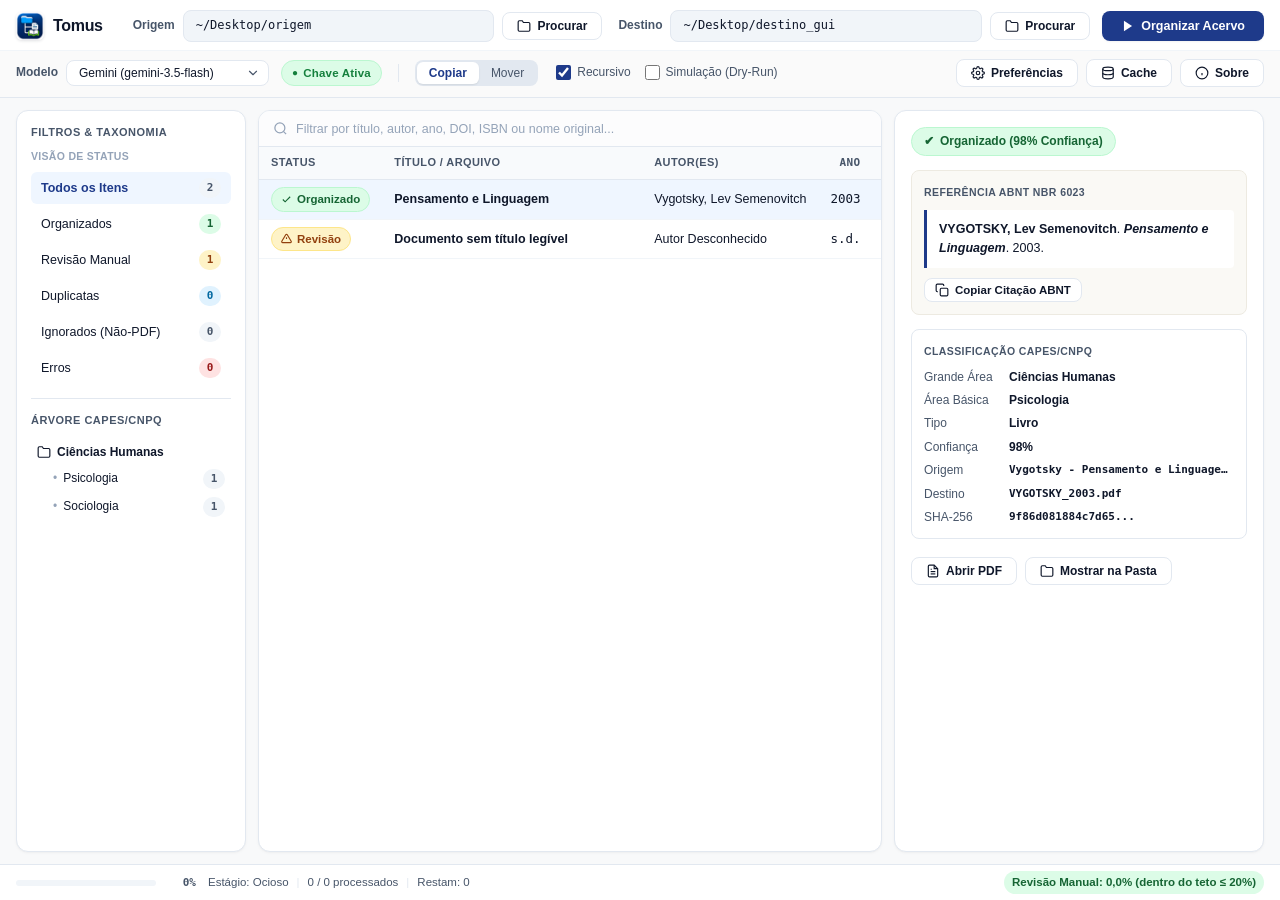
<file: src/bibliotec/gui/web/index.html>
<!DOCTYPE html>
<html lang="pt-BR">
<head>
  <meta charset="UTF-8">
  <meta name="viewport" content="width=device-width, initial-scale=1.0">
  <title>Tomus — Organizador Acadêmico de PDFs</title>
  <link rel="stylesheet" href="style.css">
  <script src="qwebchannel.js"></script>
</head>
<body>
  <div class="app-container">
    
    <!-- TOP TOOLBAR -->
    <header class="toolbar">
      <!-- Row 1: Brand | Origem | Destino | Organizar Acervo -->
      <div class="toolbar-row row-primary">
        <div class="brand">
          <img src="tomus_emblem.png" alt="Tomus" class="brand-icon">
          <span class="brand-name">Tomus</span>
        </div>

        <div class="path-group">
          <label class="path-label">Origem</label>
          <div class="path-box" id="sourcePathDisplay" title="Clique em Procurar para selecionar a pasta de origem">—</div>
          <button class="btn btn-outline" id="btnBrowseSource" type="button">
            <svg class="icon" viewBox="0 0 24 24" fill="none" stroke="currentColor" stroke-width="2"><path d="M22 19a2 2 0 0 1-2 2H4a2 2 0 0 1-2-2V5a2 2 0 0 1 2-2h5l2 3h9a2 2 0 0 1 2 2z"></path></svg>
            Procurar
          </button>
        </div>

        <div class="path-group">
          <label class="path-label">Destino</label>
          <div class="path-box" id="targetPathDisplay" title="Clique em Procurar para selecionar a pasta de destino">—</div>
          <button class="btn btn-outline" id="btnBrowseTarget" type="button">
            <svg class="icon" viewBox="0 0 24 24" fill="none" stroke="currentColor" stroke-width="2"><path d="M22 19a2 2 0 0 1-2 2H4a2 2 0 0 1-2-2V5a2 2 0 0 1 2-2h5l2 3h9a2 2 0 0 1 2 2z"></path></svg>
            Procurar
          </button>
        </div>

        <button class="btn btn-primary" id="btnOrganize" type="button">
          <svg class="icon icon-play" id="organizeIcon" viewBox="0 0 24 24" fill="currentColor"><polygon points="5 3 19 12 5 21 5 3"></polygon></svg>
          <span id="organizeLabel">Organizar Acervo</span>
        </button>
      </div>

      <!-- Row 2: Modelo | Chave | Modo Copiar/Mover | Opções | Extras -->
      <div class="toolbar-row row-secondary">
        <div class="control-item">
          <label class="control-label">Modelo</label>
          <div class="select-wrapper">
            <select id="modelSelect" class="select-pill">
              <option value="gemini">Gemini (gemini-3.5-flash)</option>
              <option value="groq">Groq (llama-3.3-70b-versatile)</option>
              <option value="nvidia">NVIDIA NIM (nemotron-3.5)</option>
              <option value="deepseek">DeepSeek (deepseek-flash)</option>
              <option value="claude">Anthropic Claude</option>
              <option value="github">GitHub Models (gpt-4o)</option>
            </select>
          </div>
        </div>

        <div class="badge-pill badge-key-active" id="keyBadge" title="Status da chave de API">
          <span class="dot">●</span>
          <span class="badge-text" id="keyBadgeText">Chave Ativa</span>
        </div>

        <div class="divider-vertical"></div>

        <div class="segmented-control" role="group" aria-label="Modo de Operação">
          <button class="segmented-btn active" id="btnModeCopy" type="button">Copiar</button>
          <button class="segmented-btn" id="btnModeMove" type="button">Mover</button>
        </div>

        <div class="checkbox-group">
          <label class="checkbox-label">
            <input type="checkbox" id="chkRecursive" checked>
            <span>Recursivo</span>
          </label>
          <label class="checkbox-label">
            <input type="checkbox" id="chkDryRun">
            <span>Simulação (Dry-Run)</span>
          </label>
        </div>

        <div class="toolbar-spacer"></div>

        <div class="action-buttons">
          <button class="btn btn-outline" id="btnPreferences" type="button" title="Configurações e Chaves de API">
            <svg class="icon" viewBox="0 0 24 24" fill="none" stroke="currentColor" stroke-width="2"><circle cx="12" cy="12" r="3"></circle><path d="M19.4 15a1.65 1.65 0 0 0 .33 1.82l.06.06a2 2 0 0 1 0 2.83 2 2 0 0 1-2.83 0l-.06-.06a1.65 1.65 0 0 0-1.82-.33 1.65 1.65 0 0 0-1 1.51V21a2 2 0 0 1-2 2 2 2 0 0 1-2-2v-.09A1.65 1.65 0 0 0 9 19.4a1.65 1.65 0 0 0-1.82.33l-.06.06a2 2 0 0 1-2.83 0 2 2 0 0 1 0-2.83l.06-.06a1.65 1.65 0 0 0 .33-1.82 1.65 1.65 0 0 0-1.51-1H3a2 2 0 0 1-2-2 2 2 0 0 1 2-2h.09A1.65 1.65 0 0 0 4.6 9a1.65 1.65 0 0 0-.33-1.82l-.06-.06a2 2 0 0 1 0-2.83 2 2 0 0 1 2.83 0l.06.06a1.65 1.65 0 0 0 1.82.33H9a1.65 1.65 0 0 0 1-1.51V3a2 2 0 0 1 2-2 2 2 0 0 1 2 2v.09a1.65 1.65 0 0 0 1 1.51 1.65 1.65 0 0 0 1.82-.33l.06-.06a2 2 0 0 1 2.83 0 2 2 0 0 1 0 2.83l-.06.06a1.65 1.65 0 0 0-.33 1.82V9a1.65 1.65 0 0 0 1.51 1H21a2 2 0 0 1 2 2 2 2 0 0 1-2 2h-.09a1.65 1.65 0 0 0-1.51 1z"></path></svg>
            Preferências
          </button>
          <button class="btn btn-outline" id="btnCache" type="button" title="Estatísticas e Limpeza do Cache SQLite">
            <svg class="icon" viewBox="0 0 24 24" fill="none" stroke="currentColor" stroke-width="2"><ellipse cx="12" cy="5" rx="9" ry="3"></ellipse><path d="M21 12c0 1.66-4 3-9 3s-9-1.34-9-3"></path><path d="M3 5v14c0 1.66 4 3 9 3s9-1.34 9-3V5"></path></svg>
            Cache
          </button>
          <button class="btn btn-outline" id="btnAbout" type="button" title="Sobre o Tomus, versão, doações e termos legais">
            <svg class="icon" viewBox="0 0 24 24" fill="none" stroke="currentColor" stroke-width="2"><circle cx="12" cy="12" r="10"></circle><line x1="12" y1="16" x2="12" y2="12"></line><line x1="12" y1="8" x2="12.01" y2="8"></line></svg>
            Sobre
          </button>
        </div>
      </div>
    </header>

    <!-- MAIN BODY: 3-PANEL VIEW -->
    <main class="main-content">
      
      <!-- LEFT SIDEBAR: FILTROS & TAXONOMIA -->
      <aside class="sidebar card">
        <div class="sidebar-section">
          <div class="section-title">FILTROS & TAXONOMIA</div>
          <div class="section-subtitle">VISÃO DE STATUS</div>
          
          <ul class="filter-list" id="statusFilterList">
            <li class="filter-item active" data-filter="all">
              <span class="filter-name">Todos os Itens</span>
              <span class="count-pill" id="cntTotal">0</span>
            </li>
            <li class="filter-item" data-filter="organized">
              <span class="filter-name">Organizados</span>
              <span class="count-pill badge-green" id="cntOrganized">0</span>
            </li>
            <li class="filter-item" data-filter="manual_review">
              <span class="filter-name">Revisão Manual</span>
              <span class="count-pill badge-amber" id="cntManual">0</span>
            </li>
            <li class="filter-item" data-filter="duplicate_skipped">
              <span class="filter-name">Duplicatas</span>
              <span class="count-pill badge-blue" id="cntDuplicate">0</span>
            </li>
            <li class="filter-item" data-filter="ignored_non_pdf">
              <span class="filter-name">Ignorados (Não-PDF)</span>
              <span class="count-pill badge-gray" id="cntIgnored">0</span>
            </li>
            <li class="filter-item" data-filter="error">
              <span class="filter-name">Erros</span>
              <span class="count-pill badge-red" id="cntError">0</span>
            </li>
          </ul>
        </div>

        <div class="sidebar-divider"></div>

        <div class="sidebar-section taxonomy-section">
          <div class="section-title">ÁRVORE CAPES/CNPq</div>
          <div class="tree-container" id="capesTree">
            <div class="tree-empty">Nenhuma área classificada ainda</div>
          </div>
        </div>
      </aside>

      <!-- CENTER PANEL: SEARCH & TABLE -->
      <section class="table-panel card">
        <!-- Search bar -->
        <div class="search-bar">
          <svg class="search-icon" viewBox="0 0 24 24" fill="none" stroke="currentColor" stroke-width="2"><circle cx="11" cy="11" r="8"></circle><line x1="21" y1="21" x2="16.65" y2="16.65"></line></svg>
          <input type="text" id="searchInput" placeholder="Filtrar por título, autor, ano, DOI, ISBN ou nome original..." autocomplete="off" spellcheck="false">
          <button class="clear-search-btn" id="btnClearSearch" title="Limpar busca" style="display:none;">&times;</button>
        </div>

        <!-- Completion / Batch Reset Banner -->
        <div id="completionBanner" class="completion-banner" style="display: none;">
          <div class="completion-banner-inner">
            <span class="banner-badge">✔ Concluído</span>
            <div class="banner-message">
              <strong id="bannerHeadline">Organização do lote concluída com sucesso!</strong>
              <span id="bannerDetails">0 organizados • 0 revisão manual</span>
            </div>
            <button type="button" class="btn-clear-batch" id="btnClearBatch" title="Limpar bancada para uma nova organização">
              <svg class="icon" viewBox="0 0 24 24" fill="none" stroke="currentColor" stroke-width="2"><polyline points="1 4 1 10 7 10"></polyline><path d="M3.51 15a9 9 0 1 0 2.13-9.36L1 10"></path></svg>
              Limpar tela para novo lote
            </button>
          </div>
        </div>

        <!-- Document Table -->
        <div class="table-scroll-container">
          <table class="doc-table" id="docTable">
            <thead>
              <tr>
                <th class="col-status">Status</th>
                <th class="col-title">Título / Arquivo</th>
                <th class="col-authors">Autor(es)</th>
                <th class="col-year">Ano</th>
                <th class="col-area">Grande Área / Área Básica</th>
                <th class="col-type">Tipo</th>
                <th class="col-confidence">Confiança</th>
              </tr>
            </thead>
            <tbody id="docTableBody">
              <!-- Dynamically populated rows -->
            </tbody>
          </table>
          <div class="table-empty-state" id="tableEmptyState">
            <p>Nenhum documento no lote. Selecione a pasta de origem e clique em <strong>Organizar Acervo</strong>.</p>
          </div>
        </div>
      </section>

      <!-- RIGHT PANEL: INSPECTOR -->
      <aside class="inspector card" id="inspectorPanel">
        <!-- Empty state default -->
        <div class="inspector-empty" id="inspectorEmpty">
          <div class="empty-icon-wrap">
            <svg class="empty-icon" viewBox="0 0 24 24" fill="none" stroke="currentColor" stroke-width="1.5">
              <rect x="3" y="3" width="7" height="7" rx="1"></rect>
              <rect x="14" y="3" width="7" height="7" rx="1"></rect>
              <rect x="14" y="14" width="7" height="7" rx="1"></rect>
              <rect x="3" y="14" width="7" height="7" rx="1"></rect>
            </svg>
          </div>
          <h3>Nenhum documento selecionado</h3>
          <p>Selecione um documento na grade para visualizar sua referência ABNT NBR 6023, metadados e justificativa.</p>
        </div>

        <!-- Content state (hidden until selection) -->
        <div class="inspector-content" id="inspectorContent" style="display: none;">
          <!-- Top Status Tag -->
          <div class="inspector-header">
            <div class="status-pill-lg" id="inspStatusBadge">
              <span id="inspStatusIcon">✔</span>
              <span id="inspStatusText">Organizado (98% Confiança)</span>
            </div>
          </div>

          <!-- Mode 1: ABNT Reference Card -->
          <div class="insp-card abnt-card" id="inspAbntCard">
            <div class="card-title-row">
              <span class="card-title">REFERÊNCIA ABNT NBR 6023</span>
            </div>
            <div class="abnt-quote-box">
              <p class="abnt-citation-text" id="inspAbntCitation">—</p>
            </div>
            <div class="card-actions">
              <button class="btn btn-outline btn-sm" id="btnCopyCitation" type="button">
                <svg class="icon" viewBox="0 0 24 24" fill="none" stroke="currentColor" stroke-width="2"><rect x="9" y="9" width="13" height="13" rx="2" ry="2"></rect><path d="M5 15H4a2 2 0 0 1-2-2V4a2 2 0 0 1 2-2h9a2 2 0 0 1 2 2v1"></path></svg>
                Copiar Citação ABNT
              </button>
            </div>
          </div>

          <!-- Mode 2: Manual Triage Box (hidden unless status is manual_review/error) -->
          <div class="insp-card triage-card" id="inspTriageCard" style="display: none;">
            <div class="card-title-row">
              <span class="card-title title-amber">TRIAGEM MANUAL ASSISTIDA</span>
            </div>
            <div class="triage-reason-box" id="inspTriageReason">—</div>
            
            <form class="triage-form" id="triageForm" onsubmit="return false;">
              <div class="form-row">
                <div class="form-col">
                  <label class="form-label">Grande Área</label>
                  <select class="form-select" id="triageGrandeArea"></select>
                </div>
                <div class="form-col">
                  <label class="form-label">Área Básica</label>
                  <select class="form-select" id="triageAreaBasica"></select>
                </div>
              </div>

              <div class="form-row">
                <div class="form-col">
                  <label class="form-label">Título</label>
                  <input type="text" class="form-input" id="triageTitle">
                </div>
                <div class="form-col">
                  <label class="form-label">Subtítulo</label>
                  <input type="text" class="form-input" id="triageSubtitle">
                </div>
              </div>

              <div class="form-row">
                <div class="form-col">
                  <label class="form-label">Autor(es)</label>
                  <input type="text" class="form-input" id="triageAuthors" placeholder="Sobrenome, Nome">
                </div>
                <div class="form-col col-narrow">
                  <label class="form-label">Ano</label>
                  <input type="number" class="form-input" id="triageYear" placeholder="2024">
                </div>
                <div class="form-col">
                  <label class="form-label">Tipo</label>
                  <select class="form-select" id="triageTipo">
                    <option value="Artigo">Artigo</option>
                    <option value="Livro">Livro</option>
                    <option value="Capitulo">Capítulo</option>
                    <option value="Tese_Dissertacao">Tese / Dissertação</option>
                    <option value="Trabalho_Evento">Trabalho em Evento</option>
                    <option value="Outros">Outros</option>
                  </select>
                </div>
              </div>

              <button class="btn btn-primary btn-block" id="btnApproveTriage" type="button">
                Aprovar e Materializar na Biblioteca
              </button>
            </form>
          </div>

          <!-- Metadata & Taxonomy Key/Value Grid -->
          <div class="insp-card" id="inspMetaCard">
            <div class="card-title-row">
              <span class="card-title">CLASSIFICAÇÃO CAPES/CNPq</span>
            </div>
            <dl class="kv-grid">
              <dt>Grande Área</dt><dd id="kvGrandeArea">—</dd>
              <dt>Área Básica</dt><dd id="kvAreaBasica">—</dd>
              <dt>Tipo</dt><dd id="kvTipo">—</dd>
              <dt>Confiança</dt><dd id="kvConfianca">—</dd>
              <dt>Origem</dt><dd class="mono-truncate" id="kvOrigem" title="">—</dd>
              <dt>Destino</dt><dd class="mono-truncate" id="kvDestino" title="">—</dd>
              <dt>SHA-256</dt><dd class="mono-truncate" id="kvSha256" title="">—</dd>
            </dl>
          </div>

          <!-- Action buttons at the bottom of Inspector -->
          <div class="inspector-footer-actions">
            <button class="btn btn-outline" id="btnOpenPdf" type="button" title="Abrir PDF organizado no leitor padrão">
              <svg class="icon" viewBox="0 0 24 24" fill="none" stroke="currentColor" stroke-width="2"><path d="M14 2H6a2 2 0 0 0-2 2v16a2 2 0 0 0 2 2h12a2 2 0 0 0 2-2V8z"></path><polyline points="14 2 14 8 20 8"></polyline><line x1="16" y1="13" x2="8" y2="13"></line><line x1="16" y1="17" x2="8" y2="17"></line><polyline points="10 9 9 9 8 9"></polyline></svg>
              Abrir PDF
            </button>
            <button class="btn btn-outline" id="btnRevealFolder" type="button" title="Mostrar arquivo na pasta de destino (Finder)">
              <svg class="icon" viewBox="0 0 24 24" fill="none" stroke="currentColor" stroke-width="2"><path d="M22 19a2 2 0 0 1-2 2H4a2 2 0 0 1-2-2V5a2 2 0 0 1 2-2h5l2 3h9a2 2 0 0 1 2 2z"></path></svg>
              Mostrar na Pasta
            </button>
          </div>
        </div>
      </aside>

    </main>

    <!-- BOTTOM STATUS BAR -->
    <footer class="status-bar">
      <div class="progress-wrap">
        <div class="progress-bar-bg">
          <div class="progress-bar-fill" id="progressBarFill" style="width: 0%;"></div>
        </div>
        <span class="progress-percentage" id="progressPct">0%</span>
      </div>

      <div class="status-indicators">
        <span class="status-item" id="stageIndicator">Estágio: Ocioso</span>
        <span class="status-sep">|</span>
        <span class="status-item" id="countIndicator">0 / 0 processados</span>
        <span class="status-sep">|</span>
        <span class="status-item" id="remainingIndicator">Restam: 0</span>
      </div>

      <div class="status-spacer"></div>

      <div class="quality-metric badge-green" id="qualityMetric">
        Revisão Manual: 0,0% (dentro do teto &le; 20%)
      </div>
    </footer>

    <!-- COMPLETION MODAL POPUP -->
    <div id="completionModal" class="modal-overlay" style="display: none;" role="dialog" aria-modal="true" aria-labelledby="modalTitle">
      <div class="modal-card">
        <button type="button" class="modal-close-btn" id="btnModalClose" title="Fechar (Esc)">&times;</button>
        
        <div class="modal-header">
          <div class="modal-icon-wrap" id="modalIconWrap">
            <svg class="modal-icon-svg" id="modalIconSvg" viewBox="0 0 24 24" fill="none" stroke="currentColor" stroke-width="2.5">
              <polyline points="20 6 9 17 4 12"></polyline>
            </svg>
          </div>
          <h2 class="modal-title" id="modalTitle">Organização Concluída com Sucesso!</h2>
          <p class="modal-subtitle" id="modalSubtitle">O lote de documentos foi processado e catalogado conforme as diretrizes CAPES/CNPq.</p>
        </div>

        <div class="modal-stats-grid">
          <div class="modal-stat-card stat-organized">
            <span class="stat-num" id="modalCountOrganized">0</span>
            <span class="stat-label">Organizados</span>
          </div>
          <div class="modal-stat-card stat-review">
            <span class="stat-num" id="modalCountReview">0</span>
            <span class="stat-label">Revisão Manual</span>
          </div>
          <div class="modal-stat-card stat-duplicate">
            <span class="stat-num" id="modalCountDuplicate">0</span>
            <span class="stat-label">Duplicatas</span>
          </div>
          <div class="modal-stat-card stat-error">
            <span class="stat-num" id="modalCountError">0</span>
            <span class="stat-label">Erros</span>
          </div>
        </div>

        <div class="modal-quality-badge badge-green" id="modalQualityBadge">
          <span class="modal-quality-dot">●</span>
          <span id="modalQualityText">Taxa de Revisão Manual: 0,0% (dentro do teto &le; 20%)</span>
        </div>

        <div class="modal-actions">
          <button type="button" class="btn btn-outline modal-btn" id="btnModalReview">
            <svg class="icon" viewBox="0 0 24 24" fill="none" stroke="currentColor" stroke-width="2">
              <path d="M1 12s4-8 11-8 11 8 11 8-4 8-11 8-11-8-11-8z"></path>
              <circle cx="12" cy="12" r="3"></circle>
            </svg>
            Revisar Documentos na Grade
          </button>
          <button type="button" class="btn btn-primary modal-btn" id="btnModalClear">
            <svg class="icon" viewBox="0 0 24 24" fill="none" stroke="currentColor" stroke-width="2">
              <polyline points="1 4 1 10 7 10"></polyline>
              <path d="M3.51 15a9 9 0 1 0 2.13-9.36L1 10"></path>
            </svg>
            Limpar Tela para Novo Lote
          </button>
        </div>
      </div>
    </div>

    <!-- ABOUT MODAL DIALOG (Sobre o Tomus) -->
    <div id="aboutModal" class="modal-overlay" style="display: none;" role="dialog" aria-modal="true" aria-labelledby="aboutTitle">
      <div class="modal-card modal-card-about">
        <button type="button" class="modal-close-btn" id="btnAboutClose" title="Fechar (Esc)">&times;</button>

        <div class="modal-header">
          <div class="about-brand-wrap">
            <img src="tomus_emblem.png" alt="Tomus" class="about-brand-icon">
            <div class="about-brand-info">
              <div class="about-brand-title">
                <span class="brand-name">Tomus</span>
                <span class="badge-pill badge-primary">v1.1.1</span>
              </div>
            </div>
          </div>
          <p class="about-subtitle">Organizador e Catalogador Acadêmico de PDFs (CAPES/CNPq • ABNT NBR 6023)</p>
        </div>

        <div class="about-content-body">
          <p class="about-description">
            O <strong>Tomus</strong> é um utilitário livre e <strong>100% gratuito</strong> concebido para acelerar a pesquisa científica e economizar horas de organização de bibliotecas de PDFs de acadêmicos, professores e pesquisadores.
          </p>

          <!-- Card de Doação Voluntária -->
          <div class="donation-card">
            <div class="donation-header">
              <span class="donation-icon">☕</span>
              <strong>Apoie o Tomus (Contribuição Espontânea)</strong>
            </div>
            <p class="donation-text">
              Se o Tomus facilitou a sua rotina acadêmica e você deseja expressar sua gratidão e incentivar o desenvolvimento contínuo de novas funcionalidades, você pode fazer uma contribuição voluntária de qualquer valor via <strong>Pix</strong>:
            </p>
            <div class="pix-copy-box">
              <input type="text" id="pixKeyInput" class="pix-input" readonly value="dpinheiro+bibliotec@gmail.com" title="Chave Pix para contribuição espontânea">
              <button type="button" class="btn btn-secondary btn-sm" id="btnCopyPix">
                Copiar Pix
              </button>
            </div>
            <p class="donation-legal-note">
              * Contribuições configuram <strong>Doação Pura e Simples</strong> (Art. 538 do Código Civil Brasileiro), por mera liberalidade e apreço, sem contraprestação mercantil, garantia de SLA ou relação de consumo.
            </p>
          </div>

          <!-- Pilares de Privacidade e Isenção -->
          <div class="about-pillars-grid">
            <div class="pillar-item">
              <div class="pillar-title">🔒 Privacidade (Privacy-by-Design)</div>
              <div class="pillar-text">Processamento 100% local no seu computador. Sem telemetria ou rastreamento. As chaves de API ficam salvas apenas no seu dispositivo.</div>
            </div>
            <div class="pillar-item">
              <div class="pillar-title">⚠️ Isenção e Política de Backup</div>
              <div class="pillar-text">Distribuído "no estado em que se encontra" (<em>as is</em>) sob a <strong>Licença MIT</strong>. O usuário é o exclusivo responsável por manter cópias de segurança (backup).</div>
            </div>
          </div>

          <!-- Links e Rodapé -->
          <div class="about-footer-links">
            <a href="#" class="link-external" id="linkRepo" data-url="https://github.com/dcprj/bibliotec">GitHub Oficial</a>
            <span class="bullet-sep">&bull;</span>
            <a href="#" class="link-external" id="linkLicense" data-url="https://github.com/dcprj/bibliotec/blob/main/LICENSE">Licença MIT</a>
            <span class="bullet-sep">&bull;</span>
            <a href="#" class="link-external" id="linkDocs" data-url="https://github.com/dcprj/bibliotec/blob/main/README.md">Documentação</a>
          </div>
        </div>

        <div class="modal-actions" style="margin-top: 18px;">
          <button type="button" class="btn btn-primary modal-btn" id="btnAboutOk">
            OK, Entendi
          </button>
        </div>
      </div>
    </div>

  </div>

  <script src="app.js"></script>
</body>
</html>
</file>
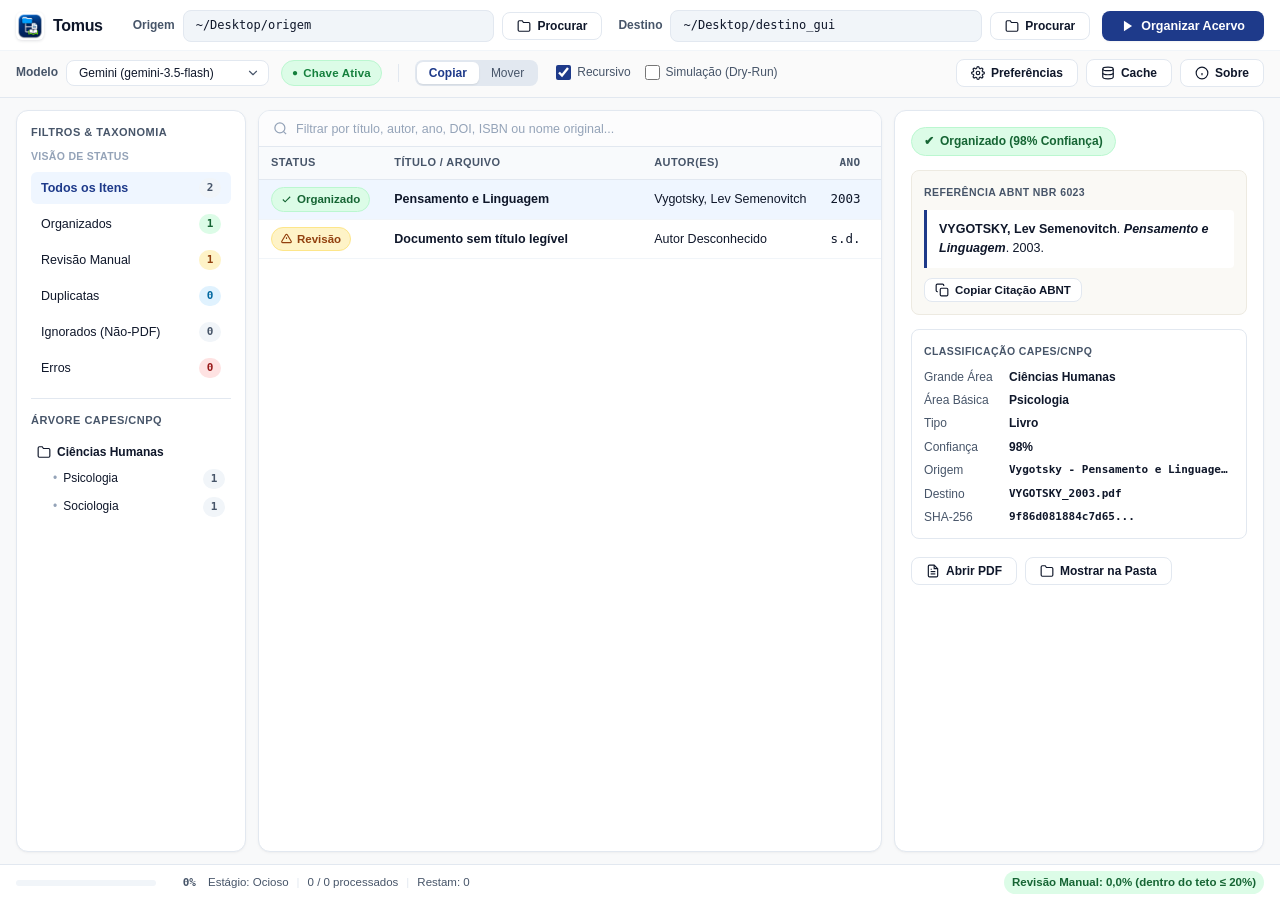
<file: src/tomus/gui/web/index.html>
<!DOCTYPE html>
<html lang="pt-BR">
<head>
  <meta charset="UTF-8">
  <meta name="viewport" content="width=device-width, initial-scale=1.0">
  <title>Tomus — Organizador Acadêmico de PDFs</title>
  <link rel="stylesheet" href="style.css">
  <script src="qwebchannel.js"></script>
</head>
<body>
  <div class="app-container">
    
    <!-- TOP TOOLBAR -->
    <header class="toolbar">
      <!-- Row 1: Brand | Origem | Destino | Organizar Acervo -->
      <div class="toolbar-row row-primary">
        <div class="brand">
          <img src="tomus_emblem.png" alt="Tomus" class="brand-icon">
          <span class="brand-name">Tomus</span>
        </div>

        <div class="path-group">
          <label class="path-label">Origem</label>
          <div class="path-box" id="sourcePathDisplay" title="Clique em Procurar para selecionar a pasta de origem">—</div>
          <button class="btn btn-outline" id="btnBrowseSource" type="button">
            <svg class="icon" viewBox="0 0 24 24" fill="none" stroke="currentColor" stroke-width="2"><path d="M22 19a2 2 0 0 1-2 2H4a2 2 0 0 1-2-2V5a2 2 0 0 1 2-2h5l2 3h9a2 2 0 0 1 2 2z"></path></svg>
            Procurar
          </button>
        </div>

        <div class="path-group">
          <label class="path-label">Destino</label>
          <div class="path-box" id="targetPathDisplay" title="Clique em Procurar para selecionar a pasta de destino">—</div>
          <button class="btn btn-outline" id="btnBrowseTarget" type="button">
            <svg class="icon" viewBox="0 0 24 24" fill="none" stroke="currentColor" stroke-width="2"><path d="M22 19a2 2 0 0 1-2 2H4a2 2 0 0 1-2-2V5a2 2 0 0 1 2-2h5l2 3h9a2 2 0 0 1 2 2z"></path></svg>
            Procurar
          </button>
        </div>

        <button class="btn btn-primary" id="btnOrganize" type="button">
          <svg class="icon icon-play" id="organizeIcon" viewBox="0 0 24 24" fill="currentColor"><polygon points="5 3 19 12 5 21 5 3"></polygon></svg>
          <span id="organizeLabel">Organizar Acervo</span>
        </button>
      </div>

      <!-- Row 2: Modelo | Chave | Modo Copiar/Mover | Opções | Extras -->
      <div class="toolbar-row row-secondary">
        <div class="control-item">
          <label class="control-label">Modelo</label>
          <div class="select-wrapper">
            <select id="modelSelect" class="select-pill">
              <option value="gemini">Gemini (gemini-3.5-flash)</option>
              <option value="groq">Groq (llama-3.3-70b-versatile)</option>
              <option value="nvidia">NVIDIA NIM (nemotron-3.5)</option>
              <option value="deepseek">DeepSeek (deepseek-flash)</option>
              <option value="claude">Anthropic Claude</option>
              <option value="github">GitHub Models (gpt-4o)</option>
            </select>
          </div>
        </div>

        <div class="badge-pill badge-key-active" id="keyBadge" title="Status da chave de API">
          <span class="dot">●</span>
          <span class="badge-text" id="keyBadgeText">Chave Ativa</span>
        </div>

        <div class="divider-vertical"></div>

        <div class="segmented-control" role="group" aria-label="Modo de Operação">
          <button class="segmented-btn active" id="btnModeCopy" type="button">Copiar</button>
          <button class="segmented-btn" id="btnModeMove" type="button">Mover</button>
        </div>

        <div class="checkbox-group">
          <label class="checkbox-label">
            <input type="checkbox" id="chkRecursive" checked>
            <span>Recursivo</span>
          </label>
          <label class="checkbox-label">
            <input type="checkbox" id="chkDryRun">
            <span>Simulação (Dry-Run)</span>
          </label>
        </div>

        <div class="toolbar-spacer"></div>

        <div class="action-buttons">
          <button class="btn btn-outline" id="btnPreferences" type="button" title="Configurações e Chaves de API">
            <svg class="icon" viewBox="0 0 24 24" fill="none" stroke="currentColor" stroke-width="2"><circle cx="12" cy="12" r="3"></circle><path d="M19.4 15a1.65 1.65 0 0 0 .33 1.82l.06.06a2 2 0 0 1 0 2.83 2 2 0 0 1-2.83 0l-.06-.06a1.65 1.65 0 0 0-1.82-.33 1.65 1.65 0 0 0-1 1.51V21a2 2 0 0 1-2 2 2 2 0 0 1-2-2v-.09A1.65 1.65 0 0 0 9 19.4a1.65 1.65 0 0 0-1.82.33l-.06.06a2 2 0 0 1-2.83 0 2 2 0 0 1 0-2.83l.06-.06a1.65 1.65 0 0 0 .33-1.82 1.65 1.65 0 0 0-1.51-1H3a2 2 0 0 1-2-2 2 2 0 0 1 2-2h.09A1.65 1.65 0 0 0 4.6 9a1.65 1.65 0 0 0-.33-1.82l-.06-.06a2 2 0 0 1 0-2.83 2 2 0 0 1 2.83 0l.06.06a1.65 1.65 0 0 0 1.82.33H9a1.65 1.65 0 0 0 1-1.51V3a2 2 0 0 1 2-2 2 2 0 0 1 2 2v.09a1.65 1.65 0 0 0 1 1.51 1.65 1.65 0 0 0 1.82-.33l.06-.06a2 2 0 0 1 2.83 0 2 2 0 0 1 0 2.83l-.06.06a1.65 1.65 0 0 0-.33 1.82V9a1.65 1.65 0 0 0 1.51 1H21a2 2 0 0 1 2 2 2 2 0 0 1-2 2h-.09a1.65 1.65 0 0 0-1.51 1z"></path></svg>
            Preferências
          </button>
          <button class="btn btn-outline" id="btnCache" type="button" title="Estatísticas e Limpeza do Cache SQLite">
            <svg class="icon" viewBox="0 0 24 24" fill="none" stroke="currentColor" stroke-width="2"><ellipse cx="12" cy="5" rx="9" ry="3"></ellipse><path d="M21 12c0 1.66-4 3-9 3s-9-1.34-9-3"></path><path d="M3 5v14c0 1.66 4 3 9 3s9-1.34 9-3V5"></path></svg>
            Cache
          </button>
          <button class="btn btn-outline" id="btnAbout" type="button" title="Sobre o Tomus, versão, doações e termos legais">
            <svg class="icon" viewBox="0 0 24 24" fill="none" stroke="currentColor" stroke-width="2"><circle cx="12" cy="12" r="10"></circle><line x1="12" y1="16" x2="12" y2="12"></line><line x1="12" y1="8" x2="12.01" y2="8"></line></svg>
            Sobre
          </button>
        </div>
      </div>
    </header>

    <!-- MAIN BODY: 3-PANEL VIEW -->
    <main class="main-content">
      
      <!-- LEFT SIDEBAR: FILTROS & TAXONOMIA -->
      <aside class="sidebar card">
        <div class="sidebar-section">
          <div class="section-title">FILTROS & TAXONOMIA</div>
          <div class="section-subtitle">VISÃO DE STATUS</div>
          
          <ul class="filter-list" id="statusFilterList">
            <li class="filter-item active" data-filter="all">
              <span class="filter-name">Todos os Itens</span>
              <span class="count-pill" id="cntTotal">0</span>
            </li>
            <li class="filter-item" data-filter="organized">
              <span class="filter-name">Organizados</span>
              <span class="count-pill badge-green" id="cntOrganized">0</span>
            </li>
            <li class="filter-item" data-filter="manual_review">
              <span class="filter-name">Revisão Manual</span>
              <span class="count-pill badge-amber" id="cntManual">0</span>
            </li>
            <li class="filter-item" data-filter="duplicate_skipped">
              <span class="filter-name">Duplicatas</span>
              <span class="count-pill badge-blue" id="cntDuplicate">0</span>
            </li>
            <li class="filter-item" data-filter="ignored_non_pdf">
              <span class="filter-name">Ignorados (Não-PDF)</span>
              <span class="count-pill badge-gray" id="cntIgnored">0</span>
            </li>
            <li class="filter-item" data-filter="error">
              <span class="filter-name">Erros</span>
              <span class="count-pill badge-red" id="cntError">0</span>
            </li>
          </ul>
        </div>

        <div class="sidebar-divider"></div>

        <div class="sidebar-section taxonomy-section">
          <div class="section-title">ÁRVORE CAPES/CNPq</div>
          <div class="tree-container" id="capesTree">
            <div class="tree-empty">Nenhuma área classificada ainda</div>
          </div>
        </div>
      </aside>

      <!-- CENTER PANEL: SEARCH & TABLE -->
      <section class="table-panel card">
        <!-- Search bar -->
        <div class="search-bar">
          <svg class="search-icon" viewBox="0 0 24 24" fill="none" stroke="currentColor" stroke-width="2"><circle cx="11" cy="11" r="8"></circle><line x1="21" y1="21" x2="16.65" y2="16.65"></line></svg>
          <input type="text" id="searchInput" placeholder="Filtrar por título, autor, ano, DOI, ISBN ou nome original..." autocomplete="off" spellcheck="false">
          <button class="clear-search-btn" id="btnClearSearch" title="Limpar busca" style="display:none;">&times;</button>
        </div>

        <!-- Completion / Batch Reset Banner -->
        <div id="completionBanner" class="completion-banner" style="display: none;">
          <div class="completion-banner-inner">
            <span class="banner-badge">✔ Concluído</span>
            <div class="banner-message">
              <strong id="bannerHeadline">Organização do lote concluída com sucesso!</strong>
              <span id="bannerDetails">0 organizados • 0 revisão manual</span>
            </div>
            <button type="button" class="btn-clear-batch" id="btnClearBatch" title="Limpar bancada para uma nova organização">
              <svg class="icon" viewBox="0 0 24 24" fill="none" stroke="currentColor" stroke-width="2"><polyline points="1 4 1 10 7 10"></polyline><path d="M3.51 15a9 9 0 1 0 2.13-9.36L1 10"></path></svg>
              Limpar tela para novo lote
            </button>
          </div>
        </div>

        <!-- Document Table -->
        <div class="table-scroll-container">
          <table class="doc-table" id="docTable">
            <thead>
              <tr>
                <th class="col-status">Status</th>
                <th class="col-title">Título / Arquivo</th>
                <th class="col-authors">Autor(es)</th>
                <th class="col-year">Ano</th>
                <th class="col-area">Grande Área / Área Básica</th>
                <th class="col-type">Tipo</th>
                <th class="col-confidence">Confiança</th>
              </tr>
            </thead>
            <tbody id="docTableBody">
              <!-- Dynamically populated rows -->
            </tbody>
          </table>
          <div class="table-empty-state" id="tableEmptyState">
            <p>Nenhum documento no lote. Selecione a pasta de origem e clique em <strong>Organizar Acervo</strong>.</p>
          </div>
        </div>
      </section>

      <!-- RIGHT PANEL: INSPECTOR -->
      <aside class="inspector card" id="inspectorPanel">
        <!-- Empty state default -->
        <div class="inspector-empty" id="inspectorEmpty">
          <div class="empty-icon-wrap">
            <svg class="empty-icon" viewBox="0 0 24 24" fill="none" stroke="currentColor" stroke-width="1.5">
              <rect x="3" y="3" width="7" height="7" rx="1"></rect>
              <rect x="14" y="3" width="7" height="7" rx="1"></rect>
              <rect x="14" y="14" width="7" height="7" rx="1"></rect>
              <rect x="3" y="14" width="7" height="7" rx="1"></rect>
            </svg>
          </div>
          <h3>Nenhum documento selecionado</h3>
          <p>Selecione um documento na grade para visualizar sua referência ABNT NBR 6023, metadados e justificativa.</p>
        </div>

        <!-- Content state (hidden until selection) -->
        <div class="inspector-content" id="inspectorContent" style="display: none;">
          <!-- Top Status Tag -->
          <div class="inspector-header">
            <div class="status-pill-lg" id="inspStatusBadge">
              <span id="inspStatusIcon">✔</span>
              <span id="inspStatusText">Organizado (98% Confiança)</span>
            </div>
          </div>

          <!-- Mode 1: ABNT Reference Card -->
          <div class="insp-card abnt-card" id="inspAbntCard">
            <div class="card-title-row">
              <span class="card-title">REFERÊNCIA ABNT NBR 6023</span>
            </div>
            <div class="abnt-quote-box">
              <p class="abnt-citation-text" id="inspAbntCitation">—</p>
            </div>
            <div class="card-actions">
              <button class="btn btn-outline btn-sm" id="btnCopyCitation" type="button">
                <svg class="icon" viewBox="0 0 24 24" fill="none" stroke="currentColor" stroke-width="2"><rect x="9" y="9" width="13" height="13" rx="2" ry="2"></rect><path d="M5 15H4a2 2 0 0 1-2-2V4a2 2 0 0 1 2-2h9a2 2 0 0 1 2 2v1"></path></svg>
                Copiar Citação ABNT
              </button>
            </div>
          </div>

          <!-- Mode 2: Manual Triage Box (hidden unless status is manual_review/error) -->
          <div class="insp-card triage-card" id="inspTriageCard" style="display: none;">
            <div class="card-title-row">
              <span class="card-title title-amber">TRIAGEM MANUAL ASSISTIDA</span>
            </div>
            <div class="triage-reason-box" id="inspTriageReason">—</div>
            
            <form class="triage-form" id="triageForm" onsubmit="return false;">
              <div class="form-row">
                <div class="form-col">
                  <label class="form-label">Grande Área</label>
                  <select class="form-select" id="triageGrandeArea"></select>
                </div>
                <div class="form-col">
                  <label class="form-label">Área Básica</label>
                  <select class="form-select" id="triageAreaBasica"></select>
                </div>
              </div>

              <div class="form-row">
                <div class="form-col">
                  <label class="form-label">Título</label>
                  <input type="text" class="form-input" id="triageTitle">
                </div>
                <div class="form-col">
                  <label class="form-label">Subtítulo</label>
                  <input type="text" class="form-input" id="triageSubtitle">
                </div>
              </div>

              <div class="form-row">
                <div class="form-col">
                  <label class="form-label">Autor(es)</label>
                  <input type="text" class="form-input" id="triageAuthors" placeholder="Sobrenome, Nome">
                </div>
                <div class="form-col col-narrow">
                  <label class="form-label">Ano</label>
                  <input type="number" class="form-input" id="triageYear" placeholder="2024">
                </div>
                <div class="form-col">
                  <label class="form-label">Tipo</label>
                  <select class="form-select" id="triageTipo">
                    <option value="Artigo">Artigo</option>
                    <option value="Livro">Livro</option>
                    <option value="Capitulo">Capítulo</option>
                    <option value="Tese_Dissertacao">Tese / Dissertação</option>
                    <option value="Trabalho_Evento">Trabalho em Evento</option>
                    <option value="Outros">Outros</option>
                  </select>
                </div>
              </div>

              <button class="btn btn-primary btn-block" id="btnApproveTriage" type="button">
                Aprovar e Materializar na Biblioteca
              </button>
            </form>
          </div>

          <!-- Metadata & Taxonomy Key/Value Grid -->
          <div class="insp-card" id="inspMetaCard">
            <div class="card-title-row">
              <span class="card-title">CLASSIFICAÇÃO CAPES/CNPq</span>
            </div>
            <dl class="kv-grid">
              <dt>Grande Área</dt><dd id="kvGrandeArea">—</dd>
              <dt>Área Básica</dt><dd id="kvAreaBasica">—</dd>
              <dt>Tipo</dt><dd id="kvTipo">—</dd>
              <dt>Confiança</dt><dd id="kvConfianca">—</dd>
              <dt>Origem</dt><dd class="mono-truncate" id="kvOrigem" title="">—</dd>
              <dt>Destino</dt><dd class="mono-truncate" id="kvDestino" title="">—</dd>
              <dt>SHA-256</dt><dd class="mono-truncate" id="kvSha256" title="">—</dd>
            </dl>
          </div>

          <!-- Action buttons at the bottom of Inspector -->
          <div class="inspector-footer-actions">
            <button class="btn btn-outline" id="btnOpenPdf" type="button" title="Abrir PDF organizado no leitor padrão">
              <svg class="icon" viewBox="0 0 24 24" fill="none" stroke="currentColor" stroke-width="2"><path d="M14 2H6a2 2 0 0 0-2 2v16a2 2 0 0 0 2 2h12a2 2 0 0 0 2-2V8z"></path><polyline points="14 2 14 8 20 8"></polyline><line x1="16" y1="13" x2="8" y2="13"></line><line x1="16" y1="17" x2="8" y2="17"></line><polyline points="10 9 9 9 8 9"></polyline></svg>
              Abrir PDF
            </button>
            <button class="btn btn-outline" id="btnRevealFolder" type="button" title="Mostrar arquivo na pasta de destino (Finder)">
              <svg class="icon" viewBox="0 0 24 24" fill="none" stroke="currentColor" stroke-width="2"><path d="M22 19a2 2 0 0 1-2 2H4a2 2 0 0 1-2-2V5a2 2 0 0 1 2-2h5l2 3h9a2 2 0 0 1 2 2z"></path></svg>
              Mostrar na Pasta
            </button>
          </div>
        </div>
      </aside>

    </main>

    <!-- BOTTOM STATUS BAR -->
    <footer class="status-bar">
      <div class="progress-wrap">
        <div class="progress-bar-bg">
          <div class="progress-bar-fill" id="progressBarFill" style="width: 0%;"></div>
        </div>
        <span class="progress-percentage" id="progressPct">0%</span>
      </div>

      <div class="status-indicators">
        <span class="status-item" id="stageIndicator">Estágio: Ocioso</span>
        <span class="status-sep">|</span>
        <span class="status-item" id="countIndicator">0 / 0 processados</span>
        <span class="status-sep">|</span>
        <span class="status-item" id="remainingIndicator">Restam: 0</span>
      </div>

      <div class="status-spacer"></div>

      <div class="quality-metric badge-green" id="qualityMetric">
        Revisão Manual: 0,0% (dentro do teto &le; 20%)
      </div>
    </footer>

    <!-- COMPLETION MODAL POPUP -->
    <div id="completionModal" class="modal-overlay" style="display: none;" role="dialog" aria-modal="true" aria-labelledby="modalTitle">
      <div class="modal-card">
        <button type="button" class="modal-close-btn" id="btnModalClose" title="Fechar (Esc)">&times;</button>
        
        <div class="modal-header">
          <div class="modal-icon-wrap" id="modalIconWrap">
            <svg class="modal-icon-svg" id="modalIconSvg" viewBox="0 0 24 24" fill="none" stroke="currentColor" stroke-width="2.5">
              <polyline points="20 6 9 17 4 12"></polyline>
            </svg>
          </div>
          <h2 class="modal-title" id="modalTitle">Organização Concluída com Sucesso!</h2>
          <p class="modal-subtitle" id="modalSubtitle">O lote de documentos foi processado e catalogado conforme as diretrizes CAPES/CNPq.</p>
        </div>

        <div class="modal-stats-grid">
          <div class="modal-stat-card stat-organized">
            <span class="stat-num" id="modalCountOrganized">0</span>
            <span class="stat-label">Organizados</span>
          </div>
          <div class="modal-stat-card stat-review">
            <span class="stat-num" id="modalCountReview">0</span>
            <span class="stat-label">Revisão Manual</span>
          </div>
          <div class="modal-stat-card stat-duplicate">
            <span class="stat-num" id="modalCountDuplicate">0</span>
            <span class="stat-label">Duplicatas</span>
          </div>
          <div class="modal-stat-card stat-error">
            <span class="stat-num" id="modalCountError">0</span>
            <span class="stat-label">Erros</span>
          </div>
        </div>

        <div class="modal-quality-badge badge-green" id="modalQualityBadge">
          <span class="modal-quality-dot">●</span>
          <span id="modalQualityText">Taxa de Revisão Manual: 0,0% (dentro do teto &le; 20%)</span>
        </div>

        <div class="modal-actions">
          <button type="button" class="btn btn-outline modal-btn" id="btnModalReview">
            <svg class="icon" viewBox="0 0 24 24" fill="none" stroke="currentColor" stroke-width="2">
              <path d="M1 12s4-8 11-8 11 8 11 8-4 8-11 8-11-8-11-8z"></path>
              <circle cx="12" cy="12" r="3"></circle>
            </svg>
            Revisar Documentos na Grade
          </button>
          <button type="button" class="btn btn-primary modal-btn" id="btnModalClear">
            <svg class="icon" viewBox="0 0 24 24" fill="none" stroke="currentColor" stroke-width="2">
              <polyline points="1 4 1 10 7 10"></polyline>
              <path d="M3.51 15a9 9 0 1 0 2.13-9.36L1 10"></path>
            </svg>
            Limpar Tela para Novo Lote
          </button>
        </div>
      </div>
    </div>

    <!-- ABOUT MODAL DIALOG (Sobre o Tomus) -->
    <div id="aboutModal" class="modal-overlay" style="display: none;" role="dialog" aria-modal="true" aria-labelledby="aboutTitle">
      <div class="modal-card modal-card-about">
        <button type="button" class="modal-close-btn" id="btnAboutClose" title="Fechar (Esc)">&times;</button>

        <div class="modal-header">
          <div class="about-brand-wrap">
            <img src="tomus_emblem.png" alt="Tomus" class="about-brand-icon">
            <div class="about-brand-info">
              <div class="about-brand-title">
                <span class="brand-name">Tomus</span>
                <span class="badge-pill badge-primary">v1.1.2</span>
              </div>
            </div>
          </div>
          <p class="about-subtitle">Organizador e Catalogador Acadêmico de PDFs (CAPES/CNPq • ABNT NBR 6023)</p>
        </div>

        <div class="about-content-body">
          <p class="about-description">
            O <strong>Tomus</strong> é um utilitário livre e <strong>100% gratuito</strong> concebido para acelerar a pesquisa científica e economizar horas de organização de bibliotecas de PDFs de acadêmicos, professores e pesquisadores.
          </p>

          <!-- Card de Doação Voluntária -->
          <div class="donation-card">
            <div class="donation-header">
              <span class="donation-icon">☕</span>
              <strong>Apoie o Tomus (Contribuição Espontânea)</strong>
            </div>
            <p class="donation-text">
              Se o Tomus facilitou a sua rotina acadêmica e você deseja expressar sua gratidão e incentivar o desenvolvimento contínuo de novas funcionalidades, você pode fazer uma contribuição voluntária de qualquer valor via <strong>Pix</strong>:
            </p>
            <div class="pix-copy-box">
              <input type="text" id="pixKeyInput" class="pix-input" readonly value="dpinheiro+tomus@gmail.com" title="Chave Pix para contribuição espontânea">
              <button type="button" class="btn btn-secondary btn-sm" id="btnCopyPix">
                Copiar Pix
              </button>
            </div>
            <p class="donation-legal-note">
              * Contribuições configuram <strong>Doação Pura e Simples</strong> (Art. 538 do Código Civil Brasileiro), por mera liberalidade e apreço, sem contraprestação mercantil, garantia de SLA ou relação de consumo.
            </p>
          </div>

          <!-- Pilares de Privacidade e Isenção -->
          <div class="about-pillars-grid">
            <div class="pillar-item">
              <div class="pillar-title">🔒 Privacidade e Transparência</div>
              <div class="pillar-text">Arquivos PDF mantidos 100% no seu computador (sem envio à nuvem). Apenas recortes textuais de catalogação são submetidos via HTTPS à IA configurada por você (BYOK). Zero telemetria.</div>
            </div>
            <div class="pillar-item">
              <div class="pillar-title">⚠️ Isenção e Política de Backup</div>
              <div class="pillar-text">Distribuído "no estado em que se encontra" (<em>as is</em>) sob a <strong>Licença MIT</strong>. O usuário é o exclusivo responsável por manter cópias de segurança (backup).</div>
            </div>
          </div>

          <!-- Links e Rodapé -->
          <div class="about-footer-links">
            <a href="#" class="link-external" id="linkRepo" data-url="https://github.com/dcprj/tomus">GitHub Oficial</a>
            <span class="bullet-sep">&bull;</span>
            <a href="#" class="link-external" id="linkLicense" data-url="https://github.com/dcprj/tomus/blob/main/LICENSE">Licença MIT</a>
            <span class="bullet-sep">&bull;</span>
            <a href="#" class="link-external" id="linkDocs" data-url="https://github.com/dcprj/tomus/blob/main/README.md">Documentação</a>
          </div>
        </div>

        <div class="modal-actions" style="margin-top: 18px;">
          <button type="button" class="btn btn-primary modal-btn" id="btnAboutOk">
            OK, Entendi
          </button>
        </div>
      </div>
    </div>

  </div>

  <script src="app.js"></script>
</body>
</html>
</file>
<file: docs/site_assets/style.css>
/* ==========================================================================
   TOMUS — ACADEMIC WORKBENCH DESIGN SYSTEM (STUDIO GRADE)
   Direção de Arte: Editorial Universitário / Precision Engineering (macOS)
   Tipografia: Plus Jakarta Sans + Newsreader + JetBrains Mono
   ========================================================================== */

:root {
  --font-sans: 'Plus Jakarta Sans', -apple-system, BlinkMacSystemFont, 'Segoe UI', Roboto, sans-serif;
  --font-serif: 'Newsreader', Georgia, serif;
  --font-mono: 'JetBrains Mono', Menlo, Monaco, monospace;

  /* Cores Primárias: Azul Cobalto e Marinho Acadêmico */
  --navy-950: #060e1a;
  --navy-900: #0b192c;
  --navy-800: #142a47;
  --navy-700: #1e3e62;
  --navy-600: #2b5687;
  --cobalt-500: #0284c7;
  --cobalt-600: #0369a1;

  /* Papel Acadêmico / Superfícies Claras */
  --bg-page: #f9f9f7;
  --surface-card: #ffffff;
  --surface-alt: #f3f2ee;
  --surface-highlight: #eae7df;
  
  /* Bordas e Linhas de Precisão */
  --border-subtle: rgba(11, 25, 44, 0.08);
  --border-medium: rgba(11, 25, 44, 0.14);
  --border-focus: #0284c7;

  /* Tipografia */
  --text-main: #111827;
  --text-muted: #4b5563;
  --text-dim: #6b7280;
  --text-on-dark: #f9fafb;

  /* Semântica Acadêmica */
  --green-badge: #15803d;
  --green-bg: #ecfdf5;
  --amber-badge: #b45309;
  --amber-bg: #fffbeb;

  /* Sombras Apple / Vercel Grade */
  --shadow-sm: 0 1px 2px rgba(11, 25, 44, 0.05);
  --shadow-md: 0 4px 12px rgba(11, 25, 44, 0.06), 0 1px 3px rgba(11, 25, 44, 0.04);
  --shadow-lg: 0 12px 32px rgba(11, 25, 44, 0.08), 0 2px 6px rgba(11, 25, 44, 0.04);
  --shadow-window: 0 32px 72px -16px rgba(11, 25, 44, 0.22), 0 12px 28px -8px rgba(11, 25, 44, 0.12), 0 0 0 1px rgba(11, 25, 44, 0.08);

  --radius-xs: 4px;
  --radius-sm: 6px;
  --radius-md: 10px;
  --radius-lg: 16px;
  --radius-xl: 24px;
}

/* Reset Global & Base */
*, *::before, *::after {
  box-sizing: border-box;
  margin: 0;
  padding: 0;
}

html {
  scroll-behavior: smooth;
  font-size: 16px;
  -webkit-text-size-adjust: 100%;
}

body {
  font-family: var(--font-sans);
  background-color: var(--bg-page);
  color: var(--text-main);
  line-height: 1.6;
  -webkit-font-smoothing: antialiased;
  -moz-osx-font-smoothing: grayscale;
  overflow-x: hidden;
}

a {
  color: inherit;
  text-decoration: none;
  transition: color 0.15s ease;
}

img {
  max-width: 100%;
  display: block;
}

code {
  font-family: var(--font-mono);
  font-size: 0.88em;
  background: var(--surface-alt);
  padding: 0.15em 0.4em;
  border-radius: var(--radius-xs);
  border: 1px solid var(--border-subtle);
  color: var(--navy-800);
}

.container {
  width: 100%;
  max-width: 1180px;
  margin: 0 auto;
  padding: 0 24px;
}

/* ==========================================================================
   NAVBAR (FIXA, FROSTED GLASS NATIVO DO MACOS)
   ========================================================================== */
.navbar {
  position: sticky;
  top: 0;
  z-index: 100;
  background: rgba(249, 249, 247, 0.82);
  backdrop-filter: blur(16px);
  -webkit-backdrop-filter: blur(16px);
  border-bottom: 1px solid var(--border-subtle);
  transition: all 0.2s ease;
}

.nav-container {
  max-width: 1180px;
  margin: 0 auto;
  padding: 0 24px;
  height: 64px;
  display: flex;
  align-items: center;
  justify-content: space-between;
}

.nav-brand {
  display: flex;
  align-items: center;
  gap: 12px;
}

.nav-emblem {
  width: 32px;
  height: 32px;
  border-radius: 8px;
}

.nav-brand-title {
  font-size: 1.15rem;
  font-weight: 800;
  letter-spacing: 0.04em;
  color: var(--navy-900);
}

.nav-menu {
  display: flex;
}

.nav-list {
  display: flex;
  align-items: center;
  gap: 24px;
  list-style: none;
}

.nav-link {
  font-size: 0.9rem;
  font-weight: 600;
  color: var(--text-muted);
}

.nav-link:hover {
  color: var(--navy-900);
}

.nav-actions {
  display: flex;
  align-items: center;
  gap: 12px;
}

/* ==========================================================================
   BOTÕES DE DESIGN SYSTEM
   ========================================================================== */
.btn {
  display: inline-flex;
  align-items: center;
  justify-content: center;
  gap: 8px;
  font-family: var(--font-sans);
  font-weight: 600;
  cursor: pointer;
  border: 1px solid transparent;
  border-radius: var(--radius-md);
  transition: all 0.18s cubic-bezier(0.16, 1, 0.3, 1);
  text-decoration: none;
}

.btn-sm {
  height: 36px;
  padding: 0 14px;
  font-size: 0.85rem;
}

.btn-primary {
  background: var(--navy-900);
  color: #ffffff;
  box-shadow: 0 1px 2px rgba(11, 25, 44, 0.15);
}

.btn-primary:hover {
  background: var(--navy-800);
  transform: translateY(-1px);
  box-shadow: var(--shadow-md);
}

.btn-ghost {
  background: transparent;
  color: var(--text-muted);
  border-color: var(--border-subtle);
}

.btn-ghost:hover {
  background: var(--surface-card);
  color: var(--navy-900);
  border-color: var(--border-medium);
}

.icon {
  width: 16px;
  height: 16px;
}

.icon-sm {
  width: 14px;
  height: 14px;
}

.icon-lg {
  width: 22px;
  height: 22px;
}

/* ==========================================================================
   HERO SECTION
   ========================================================================== */
.hero-section {
  position: relative;
  padding: 80px 0 60px;
  overflow: hidden;
}

.hero-bg-glow {
  position: absolute;
  top: -150px;
  left: 50%;
  transform: translateX(-50%);
  width: 900px;
  height: 480px;
  background: radial-gradient(circle, rgba(2, 132, 199, 0.08) 0%, rgba(249, 249, 247, 0) 70%);
  pointer-events: none;
  z-index: 0;
}

.hero-container {
  position: relative;
  z-index: 1;
  text-align: center;
}

.hero-badge-pill {
  display: inline-flex;
  align-items: center;
  gap: 8px;
  background: var(--surface-card);
  border: 1px solid var(--border-medium);
  padding: 5px 14px 5px 10px;
  border-radius: 999px;
  font-size: 0.82rem;
  font-weight: 600;
  color: var(--navy-800);
  box-shadow: var(--shadow-sm);
  margin-bottom: 24px;
}

.badge-dot {
  width: 7px;
  height: 7px;
  border-radius: 50%;
  background: #10b981;
}

.badge-chip {
  background: var(--surface-alt);
  padding: 2px 7px;
  border-radius: 999px;
  font-size: 0.74rem;
  font-family: var(--font-mono);
  color: var(--text-dim);
}

.hero-headline {
  font-size: 3.5rem;
  line-height: 1.15;
  font-weight: 800;
  letter-spacing: -0.035em;
  color: var(--navy-900);
  max-width: 900px;
  margin: 0 auto 20px;
}

.hero-subheadline {
  font-size: 1.25rem;
  line-height: 1.6;
  color: var(--text-muted);
  max-width: 740px;
  margin: 0 auto 36px;
  font-weight: 400;
}

.hero-subheadline strong {
  color: var(--navy-900);
  font-weight: 600;
}

.hero-cta-group {
  display: flex;
  flex-direction: column;
  align-items: center;
  gap: 20px;
  margin-bottom: 50px;
}

.btn-hero-primary {
  display: inline-flex;
  align-items: center;
  gap: 16px;
  background: var(--navy-900);
  color: #ffffff;
  padding: 16px 28px;
  border-radius: var(--radius-lg);
  box-shadow: 0 10px 25px -5px rgba(11, 25, 44, 0.3), 0 0 0 1px var(--navy-950);
  transition: all 0.2s cubic-bezier(0.16, 1, 0.3, 1);
  text-decoration: none;
}

.btn-hero-primary:hover {
  background: var(--navy-800);
  transform: translateY(-2px);
  box-shadow: 0 16px 36px -8px rgba(11, 25, 44, 0.4), 0 0 0 1px var(--navy-900);
}

.btn-apple-icon {
  width: 32px;
  height: 32px;
  flex-shrink: 0;
}

.btn-hero-text {
  display: flex;
  flex-direction: column;
  text-align: left;
}

.btn-hero-label {
  font-size: 1.1rem;
  font-weight: 700;
  letter-spacing: -0.01em;
}

.btn-hero-sub {
  font-size: 0.8rem;
  color: rgba(255, 255, 255, 0.72);
  font-weight: 400;
}

.hero-guarantees {
  display: flex;
  align-items: center;
  justify-content: center;
  gap: 14px;
  font-size: 0.85rem;
  color: var(--text-dim);
}

.guarantee-item {
  display: flex;
  align-items: center;
  gap: 6px;
}

.guarantee-icon {
  width: 14px;
  height: 14px;
  stroke: var(--cobalt-500);
}

.guarantee-dot {
  opacity: 0.4;
}

/* ==========================================================================
   WORKBENCH MOCKUP (JANELA NATIVA MACOS COM 3 PAINÉIS)
   ========================================================================== */
.mockup-window-wrap {
  max-width: 1120px;
  margin: 0 auto;
}

.mockup-window {
  background: #ffffff;
  border-radius: 12px;
  box-shadow: var(--shadow-window);
  overflow: hidden;
  border: 1px solid rgba(11, 25, 44, 0.12);
  text-align: left;
}

.window-titlebar {
  background: #f1f0eb;
  border-bottom: 1px solid rgba(11, 25, 44, 0.09);
  height: 42px;
  padding: 0 16px;
  display: flex;
  align-items: center;
  justify-content: space-between;
}

.window-traffic-lights {
  display: flex;
  align-items: center;
  gap: 8px;
}

.traffic-dot {
  width: 12px;
  height: 12px;
  border-radius: 50%;
  display: inline-block;
}

.dot-close { background: #ff5f56; border: 1px solid #e0443e; }
.dot-min { background: #ffbd2e; border: 1px solid #dea123; }
.dot-expand { background: #27c93f; border: 1px solid #1aab29; }

.window-title {
  font-size: 0.8rem;
  font-weight: 600;
  color: var(--text-dim);
  display: flex;
  gap: 6px;
  align-items: center;
}

.window-app-name {
  color: var(--navy-900);
  font-weight: 700;
}

.window-doc-path {
  font-family: var(--font-mono);
  font-size: 0.75rem;
}

.badge-status-ready {
  font-size: 0.72rem;
  font-weight: 600;
  background: #ecfdf5;
  color: #065f46;
  padding: 3px 8px;
  border-radius: 4px;
  border: 1px solid #a7f3d0;
}

.window-workbench {
  display: grid;
  grid-template-columns: 240px 1fr 340px;
  min-height: 420px;
  background: #fafaf8;
}

/* Sidebar da Árvore */
.wb-sidebar {
  border-right: 1px solid var(--border-subtle);
  background: #f7f6f2;
  padding: 16px 12px;
}

.wb-sidebar-header {
  font-size: 0.72rem;
  font-weight: 700;
  text-transform: uppercase;
  letter-spacing: 0.05em;
  color: var(--text-dim);
  margin-bottom: 12px;
  padding: 0 6px;
}

.wb-tree, .wb-sub-tree {
  list-style: none;
}

.wb-tree-node, .wb-sub-node {
  display: flex;
  align-items: center;
  gap: 6px;
  padding: 6px 8px;
  border-radius: 6px;
  font-size: 0.8rem;
  font-weight: 600;
  color: var(--text-muted);
  cursor: default;
}

.wb-tree-node.active {
  background: rgba(11, 25, 44, 0.06);
  color: var(--navy-900);
}

.wb-sub-tree {
  padding-left: 14px;
}

.wb-sub-node.active {
  background: #0284c7;
  color: #ffffff;
}

.node-arrow {
  font-size: 0.65rem;
  width: 12px;
  opacity: 0.7;
}

.node-text, .sub-text {
  flex: 1;
}

.node-count, .sub-count {
  font-family: var(--font-mono);
  font-size: 0.72rem;
  opacity: 0.7;
}

.wb-sub-node.active .sub-count {
  opacity: 0.95;
}

/* Grade Central */
.wb-main-table {
  background: #ffffff;
  display: flex;
  flex-direction: column;
}

.table-header-row {
  display: grid;
  grid-template-columns: 100px 1fr 140px 60px 80px;
  padding: 10px 16px;
  background: #fafaf9;
  border-bottom: 1px solid var(--border-subtle);
  font-size: 0.72rem;
  font-weight: 700;
  color: var(--text-dim);
  text-transform: uppercase;
  letter-spacing: 0.04em;
}

.table-body {
  flex: 1;
}

.table-row {
  display: grid;
  grid-template-columns: 100px 1fr 140px 60px 80px;
  padding: 10px 16px;
  border-bottom: 1px solid rgba(0, 0, 0, 0.04);
  font-size: 0.82rem;
  align-items: center;
}

.table-row.selected {
  background: #f0f7ff;
  border-left: 3px solid #0284c7;
}

.pill {
  display: inline-block;
  padding: 2px 7px;
  border-radius: 4px;
  font-size: 0.72rem;
  font-weight: 600;
}

.pill-success {
  background: #dcfce7;
  color: #15803d;
}

.pill-review {
  background: #fef3c7;
  color: #b45309;
}

.conf-high {
  font-family: var(--font-mono);
  font-size: 0.78rem;
  color: #15803d;
  font-weight: 600;
}

.conf-low {
  font-family: var(--font-mono);
  font-size: 0.78rem;
  color: #b45309;
  font-weight: 600;
}

/* Inspetor Lateral */
.wb-inspector {
  background: #fafaf8;
  border-left: 1px solid var(--border-subtle);
  padding: 16px;
}

.inspector-card {
  background: #ffffff;
  border: 1px solid var(--border-medium);
  border-radius: 8px;
  padding: 14px;
  box-shadow: var(--shadow-sm);
}

.inspector-badge {
  font-size: 0.72rem;
  font-weight: 700;
  text-transform: uppercase;
  letter-spacing: 0.05em;
  color: #0369a1;
  margin-bottom: 8px;
}

.abnt-citation-box {
  background: #f8fafc;
  border: 1px solid #e2e8f0;
  border-radius: 6px;
  padding: 10px;
  margin-bottom: 14px;
}

.abnt-citation {
  font-family: var(--font-serif);
  font-size: 0.88rem;
  line-height: 1.45;
  color: #1e293b;
}

.inspector-meta-grid {
  display: flex;
  flex-direction: column;
  gap: 8px;
  font-size: 0.78rem;
  margin-bottom: 14px;
}

.meta-row {
  display: flex;
  flex-direction: column;
  gap: 2px;
}

.meta-label {
  font-size: 0.7rem;
  color: var(--text-dim);
  text-transform: uppercase;
  font-weight: 600;
}

.meta-val {
  color: var(--navy-900);
  font-weight: 500;
}

.meta-code {
  font-family: var(--font-mono);
  font-size: 0.72rem;
  word-break: break-all;
  color: #0369a1;
}

.btn-inspect-copy {
  width: 100%;
  background: #f1f5f9;
  border: 1px solid #cbd5e1;
  color: #0f172a;
  border-radius: 6px;
  padding: 8px;
  font-size: 0.78rem;
  font-weight: 600;
  cursor: pointer;
  display: flex;
  align-items: center;
  justify-content: center;
  gap: 6px;
  transition: all 0.15s ease;
}

.btn-inspect-copy:hover {
  background: #e2e8f0;
}

/* ==========================================================================
   SEÇÕES GERAIS E CABEÇALHOS EDITORIAIS
   ========================================================================== */
.section {
  padding: 100px 0;
}

.section-editorial {
  background: #ffffff;
  border-top: 1px solid var(--border-subtle);
  border-bottom: 1px solid var(--border-subtle);
}

.editorial-header {
  max-width: 820px;
  margin-bottom: 56px;
}

.editorial-header.text-center {
  margin-left: auto;
  margin-right: auto;
  text-align: center;
}

.eyebrow {
  display: inline-block;
  font-size: 0.8rem;
  font-weight: 700;
  text-transform: uppercase;
  letter-spacing: 0.08em;
  color: #0284c7;
  margin-bottom: 12px;
}

.section-heading {
  font-size: 2.6rem;
  line-height: 1.2;
  font-weight: 800;
  letter-spacing: -0.03em;
  color: var(--navy-900);
  margin-bottom: 18px;
}

.lead-paragraph {
  font-family: var(--font-serif);
  font-size: 1.35rem;
  line-height: 1.6;
  color: var(--text-muted);
}

.section-lead {
  font-size: 1.15rem;
  line-height: 1.6;
  color: var(--text-muted);
}

/* Grid de Histórias / Dores */
.story-grid {
  display: grid;
  grid-template-columns: repeat(3, 1fr);
  gap: 28px;
}

.story-card {
  background: var(--bg-page);
  border: 1px solid var(--border-subtle);
  border-radius: var(--radius-lg);
  padding: 32px 28px;
  transition: transform 0.2s ease, box-shadow 0.2s ease;
}

.story-card:hover {
  transform: translateY(-2px);
  box-shadow: var(--shadow-md);
}

.story-card.highlight {
  background: #f0f7ff;
  border-color: #bae6fd;
}

.story-icon-wrap {
  width: 44px;
  height: 44px;
  border-radius: 10px;
  background: var(--surface-card);
  display: flex;
  align-items: center;
  justify-content: center;
  margin-bottom: 20px;
  border: 1px solid var(--border-subtle);
  box-shadow: var(--shadow-sm);
}

.story-icon {
  width: 22px;
  height: 22px;
  stroke: var(--navy-800);
}

.story-card.highlight .story-icon {
  stroke: #0284c7;
}

.story-card-title {
  font-size: 1.25rem;
  font-weight: 700;
  color: var(--navy-900);
  margin-bottom: 12px;
  letter-spacing: -0.01em;
}

.story-card-text {
  font-size: 0.95rem;
  line-height: 1.6;
  color: var(--text-muted);
}

/* ==========================================================================
   METODOLOGIA & TIMELINE
   ========================================================================== */
.section-methodology {
  background: var(--bg-page);
}

.capes-timeline {
  display: grid;
  grid-template-columns: repeat(5, 1fr);
  gap: 16px;
  margin-top: 40px;
}

.step-card {
  background: var(--surface-card);
  border: 1px solid var(--border-subtle);
  border-radius: var(--radius-md);
  padding: 24px 20px;
  display: flex;
  flex-direction: column;
  transition: all 0.2s ease;
}

.step-card:hover {
  border-color: var(--cobalt-500);
  transform: translateY(-2px);
  box-shadow: var(--shadow-md);
}

.step-marker {
  font-family: var(--font-mono);
  font-size: 1.6rem;
  font-weight: 800;
  color: #0284c7;
  margin-bottom: 16px;
  line-height: 1;
}

.step-title {
  font-size: 1rem;
  font-weight: 700;
  color: var(--navy-900);
  margin-bottom: 10px;
  line-height: 1.35;
}

.step-desc {
  font-size: 0.85rem;
  line-height: 1.55;
  color: var(--text-muted);
  flex: 1;
  margin-bottom: 16px;
}

.step-tag {
  font-size: 0.72rem;
  font-weight: 600;
  font-family: var(--font-mono);
  color: var(--text-dim);
  background: var(--surface-alt);
  padding: 4px 8px;
  border-radius: 4px;
  align-self: flex-start;
}

/* ==========================================================================
   ENGENHARIA E INTEGRIDADE
   ========================================================================== */
.section-engineering {
  background: #ffffff;
  border-top: 1px solid var(--border-subtle);
}

.eng-grid {
  display: grid;
  grid-template-columns: repeat(2, 1fr);
  gap: 28px;
}

.eng-card {
  background: var(--bg-page);
  border: 1px solid var(--border-subtle);
  border-radius: var(--radius-lg);
  padding: 32px 30px;
}

.eng-icon {
  width: 44px;
  height: 44px;
  border-radius: 10px;
  background: var(--surface-card);
  display: flex;
  align-items: center;
  justify-content: center;
  margin-bottom: 18px;
  box-shadow: var(--shadow-sm);
  border: 1px solid var(--border-subtle);
}

.eng-icon svg {
  width: 22px;
  height: 22px;
  stroke: #0284c7;
}

.eng-title {
  font-size: 1.25rem;
  font-weight: 700;
  color: var(--navy-900);
  margin-bottom: 10px;
}

.eng-desc {
  font-size: 0.95rem;
  line-height: 1.6;
  color: var(--text-muted);
}

/* ==========================================================================
   TRANSPARÊNCIA RADICAL: LOCAL VS API DE IA
   ========================================================================== */
.section-transparency {
  background: #f7f6f2;
  border-top: 1px solid var(--border-subtle);
  border-bottom: 1px solid var(--border-subtle);
}

.transparency-grid {
  display: grid;
  grid-template-columns: repeat(2, 1fr);
  gap: 32px;
}

.transp-col {
  background: #ffffff;
  border: 1px solid var(--border-subtle);
  border-radius: var(--radius-lg);
  padding: 36px 32px;
  box-shadow: var(--shadow-sm);
  display: flex;
  flex-direction: column;
}

.transp-local {
  border-top: 4px solid #10b981;
}

.transp-api {
  border-top: 4px solid #0284c7;
}

.transp-badge-header {
  display: flex;
  align-items: center;
  gap: 10px;
  font-size: 0.95rem;
  font-weight: 700;
  margin-bottom: 24px;
}

.transp-local .transp-badge-header {
  color: #065f46;
}

.transp-api .transp-badge-header {
  color: #0369a1;
}

.transp-badge-icon {
  width: 20px;
  height: 20px;
  flex-shrink: 0;
}

.transp-local .transp-badge-icon {
  stroke: #10b981;
}

.transp-api .transp-badge-icon {
  stroke: #0284c7;
}

.transp-list {
  list-style: none;
  display: flex;
  flex-direction: column;
  gap: 16px;
}

.transp-item {
  font-size: 0.92rem;
  line-height: 1.6;
  color: var(--text-muted);
  position: relative;
  padding-left: 20px;
}

.transp-item::before {
  content: '•';
  position: absolute;
  left: 4px;
  top: 0;
  font-size: 1.2rem;
}

.transp-local .transp-item::before {
  color: #10b981;
}

.transp-api .transp-item::before {
  color: #0284c7;
}

.transp-item strong {
  color: var(--navy-900);
}

/* ==========================================================================
   DOWNLOAD BOX & GATEKEEPER
   ========================================================================== */
.section-download {
  background: var(--bg-page);
}

.download-box {
  background: var(--navy-900);
  color: #ffffff;
  border-radius: var(--radius-xl);
  padding: 64px 48px;
  text-align: center;
  box-shadow: var(--shadow-lg);
  position: relative;
  overflow: hidden;
}

.download-box::before {
  content: '';
  position: absolute;
  top: -100px;
  right: -100px;
  width: 350px;
  height: 350px;
  background: radial-gradient(circle, rgba(2, 132, 199, 0.25) 0%, rgba(11, 25, 44, 0) 70%);
  pointer-events: none;
}

.download-badge {
  display: inline-block;
  font-size: 0.8rem;
  font-weight: 700;
  text-transform: uppercase;
  letter-spacing: 0.08em;
  background: rgba(255, 255, 255, 0.12);
  padding: 4px 14px;
  border-radius: 999px;
  margin-bottom: 18px;
  color: #7dd3fc;
}

.download-title {
  font-size: 2.5rem;
  font-weight: 800;
  letter-spacing: -0.03em;
  margin-bottom: 14px;
}

.download-lead {
  font-size: 1.1rem;
  color: rgba(255, 255, 255, 0.8);
  max-width: 680px;
  margin: 0 auto 36px;
}

.download-btn-wrap {
  margin-bottom: 48px;
}

.btn-download-primary {
  display: inline-flex;
  align-items: center;
  gap: 16px;
  background: #ffffff;
  color: var(--navy-900);
  padding: 18px 36px;
  border-radius: var(--radius-lg);
  box-shadow: 0 12px 30px rgba(0, 0, 0, 0.35);
  transition: all 0.2s cubic-bezier(0.16, 1, 0.3, 1);
  text-decoration: none;
}

.btn-download-primary:hover {
  transform: translateY(-2px);
  background: #f8fafc;
  box-shadow: 0 16px 40px rgba(0, 0, 0, 0.45);
}

.download-text {
  text-align: left;
}

.dl-main {
  display: block;
  font-size: 1.15rem;
  font-weight: 800;
  letter-spacing: -0.01em;
}

.dl-sub {
  display: block;
  font-size: 0.82rem;
  color: var(--text-dim);
  font-weight: 500;
}

/* Callout Gatekeeper */
.gatekeeper-callout {
  background: rgba(255, 255, 255, 0.06);
  border: 1px solid rgba(255, 255, 255, 0.12);
  border-radius: var(--radius-md);
  padding: 24px 28px;
  text-align: left;
  max-width: 820px;
  margin: 0 auto;
}

.callout-header {
  display: flex;
  align-items: center;
  gap: 8px;
  font-size: 0.95rem;
  font-weight: 700;
  color: #fde047;
  margin-bottom: 10px;
}

.callout-icon {
  width: 18px;
  height: 18px;
  stroke: #fde047;
}

.callout-text {
  font-size: 0.88rem;
  line-height: 1.55;
  color: rgba(255, 255, 255, 0.85);
  margin-bottom: 16px;
}

.callout-instructions {
  display: flex;
  flex-direction: column;
  gap: 10px;
  font-size: 0.85rem;
  color: rgba(255, 255, 255, 0.9);
}

.code-pill {
  display: inline-flex;
  align-items: center;
  gap: 12px;
  background: rgba(0, 0, 0, 0.4);
  padding: 6px 12px;
  border-radius: 6px;
  border: 1px solid rgba(255, 255, 255, 0.15);
  margin-top: 6px;
}

.code-pill code {
  background: transparent;
  border: none;
  color: #7dd3fc;
  font-size: 0.85rem;
}

.btn-copy-code {
  background: rgba(255, 255, 255, 0.15);
  border: none;
  color: #ffffff;
  padding: 2px 8px;
  border-radius: 4px;
  font-size: 0.72rem;
  cursor: pointer;
  transition: background 0.15s ease;
}

.btn-copy-code:hover {
  background: rgba(255, 255, 255, 0.3);
}

/* ==========================================================================
   CRÉDITOS: PARCERIA HUMANO-IA
   ========================================================================== */
.section-credits {
  background: #ffffff;
  border-top: 1px solid var(--border-subtle);
}

.creator-card {
  background: #f0f7ff;
  border: 1px solid #bae6fd;
  border-radius: var(--radius-xl);
  padding: 44px 36px;
  text-align: center;
  max-width: 820px;
  margin: 0 auto 56px;
  box-shadow: var(--shadow-sm);
}

.creator-badge {
  display: inline-block;
  background: #0284c7;
  color: #ffffff;
  font-size: 0.75rem;
  font-weight: 700;
  text-transform: uppercase;
  letter-spacing: 0.06em;
  padding: 4px 14px;
  border-radius: 999px;
  margin-bottom: 16px;
}

.creator-name {
  font-size: 2.4rem;
  font-weight: 800;
  letter-spacing: -0.03em;
  color: var(--navy-900);
  margin-bottom: 6px;
}

.creator-role {
  font-size: 1.1rem;
  font-weight: 600;
  color: #0369a1;
  margin-bottom: 16px;
}

.creator-bio {
  font-size: 1rem;
  line-height: 1.65;
  color: var(--text-muted);
  max-width: 680px;
  margin: 0 auto;
}

.swarm-header {
  text-align: center;
  margin-bottom: 36px;
}

.swarm-title {
  display: block;
  font-size: 1.5rem;
  font-weight: 800;
  letter-spacing: -0.02em;
  color: var(--navy-900);
  margin-bottom: 6px;
}

.swarm-sub {
  font-size: 0.88rem;
  color: var(--text-dim);
  font-family: var(--font-mono);
}

.ai-team-grid {
  display: grid;
  grid-template-columns: repeat(auto-fill, minmax(280px, 1fr));
  gap: 20px;
}

.agent-card {
  background: var(--bg-page);
  border: 1px solid var(--border-subtle);
  border-radius: var(--radius-lg);
  padding: 24px 20px;
  display: flex;
  gap: 16px;
  align-items: flex-start;
  transition: all 0.2s ease;
}

.agent-card:hover {
  background: #ffffff;
  border-color: #0284c7;
  transform: translateY(-2px);
  box-shadow: var(--shadow-md);
}

.agent-avatar {
  font-size: 1.8rem;
  width: 44px;
  height: 44px;
  display: flex;
  align-items: center;
  justify-content: center;
  background: #ffffff;
  border-radius: 10px;
  border: 1px solid var(--border-subtle);
  box-shadow: var(--shadow-sm);
  flex-shrink: 0;
}

.agent-info {
  display: flex;
  flex-direction: column;
}

.agent-name {
  font-size: 1.1rem;
  font-weight: 800;
  color: var(--navy-900);
  line-height: 1.2;
}

.agent-title {
  font-size: 0.72rem;
  font-weight: 700;
  color: #0284c7;
  text-transform: uppercase;
  letter-spacing: 0.04em;
  margin-top: 3px;
  margin-bottom: 8px;
}

.agent-desc {
  font-size: 0.82rem;
  line-height: 1.5;
  color: var(--text-muted);
}

/* ==========================================================================
   APOIO VIA PIX & MECENATO
   ========================================================================== */
.section-apoie {
  background: #ffffff;
  border-top: 1px solid var(--border-subtle);
}

.apoie-card {
  max-width: 820px;
  margin: 0 auto;
  background: var(--bg-page);
  border: 1px solid var(--border-medium);
  border-radius: var(--radius-xl);
  padding: 48px;
  text-align: center;
}

.eyebrow-accent {
  display: inline-block;
  font-size: 0.8rem;
  font-weight: 700;
  text-transform: uppercase;
  letter-spacing: 0.08em;
  color: #b45309;
  margin-bottom: 10px;
}

.apoie-title {
  font-size: 2.2rem;
  font-weight: 800;
  letter-spacing: -0.025em;
  color: var(--navy-900);
  margin-bottom: 16px;
}

.apoie-lead {
  font-size: 1.1rem;
  color: var(--navy-800);
  font-weight: 600;
  margin-bottom: 12px;
}

.apoie-sublead {
  font-size: 0.95rem;
  line-height: 1.6;
  color: var(--text-muted);
  margin-bottom: 32px;
}

.pix-box {
  background: var(--surface-card);
  border: 1px solid var(--border-medium);
  border-radius: var(--radius-lg);
  padding: 24px;
  max-width: 540px;
  margin: 0 auto 28px;
  box-shadow: var(--shadow-sm);
}

.pix-header {
  font-size: 0.78rem;
  font-weight: 700;
  text-transform: uppercase;
  letter-spacing: 0.06em;
  color: var(--text-dim);
  margin-bottom: 10px;
}

.pix-key-wrapper {
  display: flex;
  align-items: center;
  justify-content: space-between;
  gap: 12px;
  background: var(--surface-alt);
  padding: 8px 12px;
  border-radius: var(--radius-md);
  border: 1px solid var(--border-subtle);
}

.pix-key-value {
  font-family: var(--font-mono);
  font-size: 0.9rem;
  font-weight: 600;
  color: var(--navy-900);
  overflow: hidden;
  text-overflow: ellipsis;
  white-space: nowrap;
}

.btn-copy-pix {
  background: var(--navy-900);
  color: #ffffff;
  border: none;
  padding: 8px 14px;
  border-radius: 6px;
  font-size: 0.8rem;
  font-weight: 600;
  cursor: pointer;
  display: inline-flex;
  align-items: center;
  gap: 6px;
  flex-shrink: 0;
  transition: all 0.15s ease;
}

.btn-copy-pix:hover {
  background: var(--navy-800);
}

.legal-notice {
  font-size: 0.78rem;
  line-height: 1.5;
  color: var(--text-dim);
  max-width: 680px;
  margin: 0 auto;
}

/* ==========================================================================
   RODAPÉ
   ========================================================================== */
.footer {
  background: var(--navy-950);
  color: #94a3b8;
  padding: 64px 0 32px;
  font-size: 0.88rem;
}

.footer-container {
  display: grid;
  grid-template-columns: 1.5fr 2fr;
  gap: 60px;
  margin-bottom: 48px;
}

.footer-logo-row {
  display: flex;
  align-items: center;
  gap: 12px;
  margin-bottom: 14px;
}

.footer-logo {
  width: 28px;
  height: 28px;
  border-radius: 6px;
}

.footer-brand-name {
  font-size: 1.25rem;
  font-weight: 800;
  color: #ffffff;
  letter-spacing: 0.03em;
}

.footer-desc {
  line-height: 1.6;
  margin-bottom: 14px;
  color: #cbd5e1;
}

.footer-license a {
  color: #38bdf8;
  text-decoration: underline;
}

.footer-nav {
  display: grid;
  grid-template-columns: repeat(2, 1fr);
  gap: 32px;
}

.footer-col {
  display: flex;
  flex-direction: column;
  gap: 10px;
}

.footer-col-title {
  font-size: 0.78rem;
  font-weight: 700;
  text-transform: uppercase;
  letter-spacing: 0.08em;
  color: #f1f5f9;
  margin-bottom: 6px;
}

.footer-col a:hover {
  color: #38bdf8;
}

.footer-bottom {
  border-top: 1px solid rgba(255, 255, 255, 0.08);
  padding-top: 24px;
  text-align: center;
  font-size: 0.8rem;
  color: #64748b;
}

/* ==========================================================================
   RESPONSIVIDADE (MOBILE & TABLET)
   ========================================================================== */
@media (max-width: 1024px) {
  .hero-headline {
    font-size: 2.8rem;
  }
  .window-workbench {
    grid-template-columns: 200px 1fr;
  }
  .wb-inspector {
    display: none;
  }
  .story-grid {
    grid-template-columns: 1fr;
  }
  .capes-timeline {
    grid-template-columns: 1fr;
  }
  .eng-grid {
    grid-template-columns: 1fr;
  }
}

@media (max-width: 768px) {
  .nav-menu {
    display: none;
  }
  .hero-headline {
    font-size: 2.1rem;
  }
  .hero-subheadline {
    font-size: 1.05rem;
  }
  .window-workbench {
    grid-template-columns: 1fr;
  }
  .wb-sidebar {
    display: none;
  }
  .table-header-row, .table-row {
    grid-template-columns: 80px 1fr 50px;
  }
  .col-author, .col-conf {
    display: none;
  }
  .footer-container {
    grid-template-columns: 1fr;
    gap: 36px;
  }
  .download-box {
    padding: 40px 24px;
  }
  .download-title {
    font-size: 1.9rem;
  }
  .apoie-card {
    padding: 28px 20px;
  }
  .pix-key-wrapper {
    flex-direction: column;
    align-items: stretch;
  }
}
</file>
<file: src/bibliotec/gui/web/style.css>
/* ==========================================================================
   Tomus — Design System Moderno (Mockup 1 / Dribbble Aesthetics)
   ========================================================================== */

:root {
  --bg-canvas: #F8F9FA;
  --bg-card: #FFFFFF;
  --bg-elevated: #F1F5F9;
  --bg-hover: #F8FAFC;
  --bg-selected: #EFF6FF;

  --border-subtle: #E2E8F0;
  --border-focus: #1E3A8A;
  --border-card: #E2E8F0;

  --text-primary: #0F172A;
  --text-secondary: #475569;
  --text-muted: #94A3B8;

  --accent-primary: #1E3A8A;
  --accent-hover: #1E40AF;
  --accent-text: #FFFFFF;

  --font-sans: -apple-system, BlinkMacSystemFont, "SF Pro Text", "SF Pro Display", "Segoe UI", Roboto, sans-serif;
  --font-mono: ui-monospace, "SF Mono", Menlo, Monaco, Consolas, monospace;

  --radius-sm: 6px;
  --radius-md: 8px;
  --radius-lg: 12px;
  --radius-pill: 9999px;

  --shadow-sm: 0 1px 2px 0 rgba(0, 0, 0, 0.05);
  --shadow-card: 0 1px 3px 0 rgba(0, 0, 0, 0.04), 0 1px 2px -1px rgba(0, 0, 0, 0.04);
}

/* Reset & Box Sizing */
*, *::before, *::after {
  box-sizing: border-box;
  margin: 0;
  padding: 0;
}

body, html {
  width: 100%;
  height: 100%;
  overflow: hidden;
  font-family: var(--font-sans);
  font-size: 13px;
  line-height: 1.45;
  color: var(--text-primary);
  background-color: var(--bg-canvas);
  -webkit-font-smoothing: antialiased;
  -moz-osx-font-smoothing: grayscale;
}

/* Main Layout Wrapper */
.app-container {
  display: flex;
  flex-direction: column;
  width: 100vw;
  height: 100vh;
  background-color: var(--bg-canvas);
}

/* ==========================================================================
   TOOLBAR (Top Operational Bar in 2 Rows)
   ========================================================================== */
.toolbar {
  background-color: var(--bg-card);
  border-bottom: 1px solid var(--border-subtle);
  display: flex;
  flex-direction: column;
  flex-shrink: 0;
}

.toolbar-row {
  display: flex;
  align-items: center;
  padding: 8px 16px;
  gap: 12px;
}

.row-primary {
  padding-top: 10px;
  padding-bottom: 8px;
  border-bottom: 1px solid #F1F5F9;
}

.row-secondary {
  padding-top: 8px;
  padding-bottom: 10px;
  background-color: #FAFAFA;
}

/* Brand Logo */
.brand {
  display: flex;
  align-items: center;
  gap: 9px;
  margin-right: 12px;
}

.brand-icon {
  width: 28px;
  height: 28px;
  border-radius: 6px;
  display: block;
  box-shadow: 0 1px 3px rgba(15, 23, 42, 0.12);
}

.brand-name {
  font-size: 16px;
  font-weight: 750;
  letter-spacing: -0.02em;
  color: #0f172a;
  line-height: 1;
  user-select: none;
}

/* Path Groups */
.path-group {
  display: flex;
  align-items: center;
  gap: 8px;
  flex: 1;
  min-width: 0;
}

.path-label {
  font-size: 12px;
  font-weight: 600;
  color: var(--text-secondary);
  width: 48px;
  text-align: right;
  flex-shrink: 0;
}

.path-box {
  flex: 1;
  background-color: var(--bg-elevated);
  border: 1px solid var(--border-subtle);
  border-radius: var(--radius-md);
  padding: 6px 12px;
  font-family: var(--font-mono);
  font-size: 12px;
  color: var(--text-primary);
  white-space: nowrap;
  overflow: hidden;
  text-overflow: ellipsis;
  user-select: all;
  min-height: 32px;
  display: flex;
  align-items: center;
}

/* Control Items */
.control-item {
  display: flex;
  align-items: center;
  gap: 8px;
}

.control-label {
  font-size: 12px;
  font-weight: 600;
  color: var(--text-secondary);
}

.select-wrapper {
  position: relative;
}

.select-pill {
  appearance: none;
  background-color: var(--bg-card);
  border: 1px solid var(--border-subtle);
  border-radius: var(--radius-md);
  padding: 5px 28px 5px 12px;
  font-size: 12px;
  font-weight: 500;
  color: var(--text-primary);
  cursor: pointer;
  outline: none;
  transition: border-color 0.15s;
  background-image: url("data:image/svg+xml;charset=UTF-8,%3csvg xmlns='http://www.w3.org/2000/svg' viewBox='0 0 24 24' fill='none' stroke='%23475569' stroke-width='2' stroke-linecap='round' stroke-linejoin='round'%3e%3cpolyline points='6 9 12 15 18 9'%3e%3c/polyline%3e%3c/svg%3e");
  background-repeat: no-repeat;
  background-position: right 8px center;
  background-size: 14px;
}

.select-pill:focus {
  border-color: var(--border-focus);
}

/* Key Badge */
.badge-pill {
  display: inline-flex;
  align-items: center;
  gap: 5px;
  padding: 4px 10px;
  border-radius: var(--radius-pill);
  font-size: 11.5px;
  font-weight: 600;
  letter-spacing: 0.2px;
}

.badge-key-active {
  background-color: #DCFCE7;
  color: #15803D;
  border: 1px solid #BBF7D0;
}

.badge-key-simulated {
  background-color: #FEF3C7;
  color: #B45309;
  border: 1px solid #FDE68A;
}

.dot {
  font-size: 10px;
}

.divider-vertical {
  width: 1px;
  height: 18px;
  background-color: var(--border-subtle);
  margin: 0 4px;
}

/* Segmented Control */
.segmented-control {
  display: inline-flex;
  background-color: #E2E8F0;
  border-radius: var(--radius-md);
  padding: 2px;
}

.segmented-btn {
  background: transparent;
  border: none;
  padding: 4px 12px;
  font-size: 12px;
  font-weight: 500;
  color: var(--text-secondary);
  border-radius: 6px;
  cursor: pointer;
  transition: background-color 0.15s, color 0.15s;
}

.segmented-btn.active {
  background-color: var(--bg-card);
  color: var(--accent-primary);
  font-weight: 600;
  box-shadow: 0 1px 2px rgba(0, 0, 0, 0.08);
}

/* Checkboxes */
.checkbox-group {
  display: flex;
  align-items: center;
  gap: 14px;
  margin-left: 6px;
}

.checkbox-label {
  display: flex;
  align-items: center;
  gap: 6px;
  font-size: 12px;
  color: var(--text-secondary);
  cursor: pointer;
  user-select: none;
}

.checkbox-label input[type="checkbox"] {
  width: 15px;
  height: 15px;
  accent-color: var(--accent-primary);
  cursor: pointer;
}

.toolbar-spacer {
  flex: 1;
}

/* Buttons */
.btn {
  display: inline-flex;
  align-items: center;
  justify-content: center;
  gap: 6px;
  padding: 6px 14px;
  font-size: 12px;
  font-weight: 600;
  border-radius: var(--radius-md);
  cursor: pointer;
  white-space: nowrap;
  transition: all 0.15s ease;
  outline: none;
  border: 1px solid transparent;
}

.btn-primary {
  background-color: var(--accent-primary);
  color: var(--accent-text);
  box-shadow: var(--shadow-sm);
  padding: 7px 18px;
  font-size: 12.5px;
}

.btn-primary:hover {
  background-color: var(--accent-hover);
}

.btn-danger {
  background-color: #DC2626 !important;
  color: #FFFFFF !important;
}

.btn-danger:hover {
  background-color: #B91C1C !important;
}

.btn-outline {
  background-color: var(--bg-card);
  border: 1px solid var(--border-subtle);
  color: var(--text-primary);
}

.btn-outline:hover {
  background-color: var(--bg-hover);
  border-color: #CBD5E1;
}

.btn-sm {
  padding: 4px 10px;
  font-size: 11.5px;
}

.btn-block {
  width: 100%;
}

.icon {
  width: 14px;
  height: 14px;
  flex-shrink: 0;
}

.action-buttons {
  display: flex;
  align-items: center;
  gap: 8px;
}

/* ==========================================================================
   MAIN 3-PANEL VIEW
   ========================================================================== */
.main-content {
  display: grid;
  grid-template-columns: 230px 1fr 370px;
  gap: 12px;
  padding: 12px 16px;
  flex: 1;
  min-height: 0; /* important for nested scrolling */
}

/* Base Card */
.card {
  background-color: var(--bg-card);
  border: 1px solid var(--border-card);
  border-radius: var(--radius-lg);
  box-shadow: var(--shadow-card);
  display: flex;
  flex-direction: column;
  overflow: hidden;
}

/* ==========================================================================
   SIDEBAR (Left Panel)
   ========================================================================== */
.sidebar {
  padding: 14px;
  overflow-y: auto;
}

.section-title {
  font-size: 11px;
  font-weight: 700;
  color: var(--text-secondary);
  letter-spacing: 0.5px;
  text-transform: uppercase;
  margin-bottom: 8px;
}

.section-subtitle {
  font-size: 10.5px;
  font-weight: 600;
  color: var(--text-muted);
  letter-spacing: 0.3px;
  margin-bottom: 8px;
}

.filter-list {
  list-style: none;
  display: flex;
  flex-direction: column;
  gap: 4px;
}

.filter-item {
  display: flex;
  align-items: center;
  justify-content: space-between;
  padding: 6px 10px;
  border-radius: var(--radius-sm);
  cursor: pointer;
  color: var(--text-primary);
  font-size: 12.5px;
  transition: background-color 0.15s;
}

.filter-item:hover {
  background-color: var(--bg-hover);
}

.filter-item.active {
  background-color: var(--bg-selected);
  color: var(--accent-primary);
  font-weight: 600;
}

.count-pill {
  font-family: var(--font-mono);
  font-size: 11px;
  font-weight: 600;
  padding: 2px 7px;
  border-radius: var(--radius-pill);
  background-color: var(--bg-elevated);
  color: var(--text-secondary);
  min-width: 22px;
  text-align: center;
}

.count-pill.badge-green { background: #DCFCE7; color: #166534; }
.count-pill.badge-amber { background: #FEF3C7; color: #92400E; }
.count-pill.badge-blue  { background: #E0F2FE; color: #0369A1; }
.count-pill.badge-gray  { background: #F1F5F9; color: #475569; }
.count-pill.badge-red   { background: #FEE2E2; color: #991B1B; }

.sidebar-divider {
  height: 1px;
  background-color: var(--border-subtle);
  margin: 14px 0;
}

.taxonomy-section {
  flex: 1;
  display: flex;
  flex-direction: column;
}

.tree-container {
  flex: 1;
  overflow-y: auto;
  font-size: 12px;
}

.tree-empty {
  color: var(--text-muted);
  font-size: 11.5px;
  font-style: italic;
  padding: 8px 4px;
}

.tree-node {
  margin: 3px 0;
}

.tree-header {
  display: flex;
  align-items: center;
  gap: 6px;
  padding: 4px 6px;
  border-radius: 4px;
  cursor: pointer;
}

.tree-header:hover {
  background-color: var(--bg-hover);
}

.tree-header.selected {
  background-color: var(--bg-selected);
  color: var(--accent-primary);
  font-weight: 600;
}

.tree-children {
  padding-left: 16px;
}

/* ==========================================================================
   TABLE PANEL (Center Panel)
   ========================================================================== */
.table-panel {
  display: flex;
  flex-direction: column;
  min-width: 0;
}

.search-bar {
  display: flex;
  align-items: center;
  padding: 10px 14px;
  border-bottom: 1px solid var(--border-subtle);
  background-color: #FCFCFD;
  position: relative;
}

.search-icon {
  width: 15px;
  height: 15px;
  color: var(--text-muted);
  margin-right: 8px;
  flex-shrink: 0;
}

.search-bar input {
  flex: 1;
  border: none;
  background: transparent;
  font-size: 12.5px;
  color: var(--text-primary);
  outline: none;
}

.search-bar input::placeholder {
  color: var(--text-muted);
}

.clear-search-btn {
  background: transparent;
  border: none;
  font-size: 16px;
  color: var(--text-muted);
  cursor: pointer;
  padding: 0 4px;
}

.clear-search-btn:hover {
  color: var(--text-primary);
}

.table-scroll-container {
  flex: 1;
  overflow: auto;
  position: relative;
}

.doc-table {
  width: 100%;
  border-collapse: collapse;
  text-align: left;
  font-size: 12.5px;
}

.doc-table th {
  position: sticky;
  top: 0;
  background-color: #F8FAFC;
  color: var(--text-secondary);
  font-size: 11px;
  font-weight: 700;
  text-transform: uppercase;
  letter-spacing: 0.4px;
  padding: 8px 12px;
  border-bottom: 1px solid var(--border-subtle);
  white-space: nowrap;
  z-index: 2;
}

.doc-table td {
  padding: 7px 12px;
  border-bottom: 1px solid #F1F5F9;
  white-space: nowrap;
  vertical-align: middle;
}

.doc-table tbody tr {
  cursor: pointer;
  transition: background-color 0.1s;
}

.doc-table tbody tr:hover {
  background-color: #F8FAFC;
}

.doc-table tbody tr.selected {
  background-color: #EFF6FF !important;
}

/* Table Column Widths */
.col-status { width: 120px; }
.col-title { min-width: 260px; max-width: 450px; overflow: hidden; text-overflow: ellipsis; }
.col-authors { width: 170px; overflow: hidden; text-overflow: ellipsis; }
.col-year { width: 60px; text-align: right; font-family: var(--font-mono); }
.col-area { width: 200px; overflow: hidden; text-overflow: ellipsis; }
.col-type { width: 110px; }
.col-confidence { width: 80px; text-align: right; font-family: var(--font-mono); }

/* Completion Banner */
.completion-banner {
  background: #F0FDF4;
  border-bottom: 1px solid #BBF7D0;
  padding: 10px 18px;
  animation: slideDown 0.22s ease-out;
  cursor: pointer;
}
@keyframes slideDown {
  from { opacity: 0; transform: translateY(-6px); }
  to { opacity: 1; transform: translateY(0); }
}
.completion-banner-inner {
  display: flex;
  align-items: center;
  gap: 12px;
}
.banner-badge {
  background: #DCFCE7;
  color: #166534;
  font-weight: 600;
  font-size: 11.5px;
  padding: 3px 9px;
  border-radius: var(--radius-pill);
  border: 1px solid #86EFAC;
  white-space: nowrap;
}
.banner-message {
  display: flex;
  flex-direction: column;
  gap: 2px;
  font-size: 12.5px;
  color: #14532D;
}
.banner-message strong {
  font-weight: 600;
  color: #0F172A;
}
.btn-clear-batch {
  margin-left: auto;
  background: #FFFFFF;
  color: #1E3A8A;
  border: 1px solid #93C5FD;
  font-weight: 600;
  font-size: 12px;
  padding: 5px 12px;
  border-radius: var(--radius-sm);
  cursor: pointer;
  display: inline-flex;
  align-items: center;
  gap: 6px;
  transition: all 0.15s ease;
  white-space: nowrap;
}
.btn-clear-batch:hover {
  background: #EFF6FF;
  border-color: #3B82F6;
  color: #1D4ED8;
}
.btn-clear-batch .icon {
  width: 14px;
  height: 14px;
}

/* Status Pill in Table */
.status-pill {
  display: inline-flex;
  align-items: center;
  gap: 5px;
  padding: 3px 9px;
  border-radius: var(--radius-pill);
  font-size: 11.5px;
  font-weight: 600;
  white-space: nowrap;
}

.status-pill svg {
  width: 11px;
  height: 11px;
}

.pill-organized { background-color: #DCFCE7; color: #166534; border: 1px solid #BBF7D0; }
.pill-review    { background-color: #FEF3C7; color: #92400E; border: 1px solid #FDE68A; }
.pill-duplicate { background-color: #E0F2FE; color: #0369A1; border: 1px solid #BAE6FD; }
.pill-processing{ background-color: #F1F5F9; color: #334155; border: 1px solid #CBD5E1; }
.pill-ignored   { background-color: #F8FAFC; color: #64748B; border: 1px solid #E2E8F0; }
.pill-error     { background-color: #FEE2E2; color: #991B1B; border: 1px solid #FECACA; }

/* Spinning animation for processing badge */
@keyframes spin {
  100% { transform: rotate(360deg); }
}
.spin {
  animation: spin 1.2s linear infinite;
}

.table-empty-state {
  display: flex;
  align-items: center;
  justify-content: center;
  height: 250px;
  color: var(--text-muted);
  text-align: center;
  padding: 20px;
}

/* ==========================================================================
   INSPECTOR (Right Panel)
   ========================================================================== */
.inspector {
  padding: 16px;
  overflow-y: auto;
  display: flex;
  flex-direction: column;
}

.inspector-empty {
  display: flex;
  flex-direction: column;
  align-items: center;
  justify-content: center;
  text-align: center;
  height: 100%;
  color: var(--text-secondary);
  padding: 30px 16px;
}

.empty-icon-wrap {
  width: 52px;
  height: 52px;
  background-color: var(--bg-elevated);
  border-radius: 50%;
  display: flex;
  align-items: center;
  justify-content: center;
  margin-bottom: 16px;
}

.empty-icon {
  width: 26px;
  height: 26px;
  color: var(--text-muted);
}

.inspector-empty h3 {
  font-size: 13.5px;
  font-weight: 600;
  color: var(--text-primary);
  margin-bottom: 6px;
}

.inspector-empty p {
  font-size: 12px;
  color: var(--text-muted);
  max-width: 260px;
  line-height: 1.4;
}

.inspector-content {
  display: flex;
  flex-direction: column;
  gap: 14px;
}

.inspector-header {
  display: flex;
  align-items: center;
  justify-content: flex-start;
}

.status-pill-lg {
  display: inline-flex;
  align-items: center;
  gap: 6px;
  padding: 5px 12px;
  border-radius: var(--radius-pill);
  font-size: 12px;
  font-weight: 600;
}

.insp-card {
  background-color: var(--bg-card);
  border: 1px solid var(--border-subtle);
  border-radius: var(--radius-md);
  padding: 12px;
}

.abnt-card {
  background-color: #FAF9F5;
  border-color: #EDEAE1;
}

.card-title-row {
  margin-bottom: 8px;
}

.card-title {
  font-size: 10.5px;
  font-weight: 700;
  color: var(--text-secondary);
  letter-spacing: 0.4px;
  text-transform: uppercase;
}

.title-amber {
  color: #B45309;
}

.abnt-quote-box {
  background-color: #FFFFFF;
  border-left: 3px solid var(--accent-primary);
  padding: 10px 12px;
  border-radius: 0 4px 4px 0;
  margin-bottom: 10px;
}

.abnt-citation-text {
  font-size: 12.5px;
  line-height: 1.5;
  color: var(--text-primary);
  word-break: break-word;
}

.card-actions {
  display: flex;
  justify-content: flex-start;
}

/* Manual Triage Card */
.triage-card {
  background-color: #FFFDF7;
  border-color: #FDE68A;
}

.triage-reason-box {
  background-color: #FEF3C7;
  border: 1px solid #FCD34D;
  border-radius: var(--radius-sm);
  padding: 8px 10px;
  font-size: 11.5px;
  color: #78350F;
  margin-bottom: 12px;
}

.triage-form {
  display: flex;
  flex-direction: column;
  gap: 8px;
}

.form-row {
  display: flex;
  gap: 8px;
}

.form-col {
  flex: 1;
  display: flex;
  flex-direction: column;
  gap: 3px;
}

.col-narrow {
  flex: 0 0 75px;
}

.form-label {
  font-size: 11px;
  font-weight: 600;
  color: var(--text-secondary);
}

.form-input, .form-select {
  width: 100%;
  padding: 5px 8px;
  font-size: 12px;
  border: 1px solid var(--border-subtle);
  border-radius: var(--radius-sm);
  background: #FFFFFF;
  color: var(--text-primary);
  outline: none;
}

.form-input:focus, .form-select:focus {
  border-color: var(--border-focus);
}

/* KV Grid */
.kv-grid {
  display: grid;
  grid-template-columns: 85px 1fr;
  row-gap: 6px;
  font-size: 12px;
}

.kv-grid dt {
  color: var(--text-secondary);
  font-weight: 500;
}

.kv-grid dd {
  color: var(--text-primary);
  font-weight: 600;
  margin-left: 0;
}

.mono-truncate {
  font-family: var(--font-mono);
  font-size: 11px;
  white-space: nowrap;
  overflow: hidden;
  text-overflow: ellipsis;
  font-weight: normal;
}

.inspector-footer-actions {
  display: flex;
  gap: 8px;
  margin-top: 4px;
}

/* ==========================================================================
   STATUS BAR (Bottom)
   ========================================================================== */
.status-bar {
  background-color: var(--bg-card);
  border-top: 1px solid var(--border-subtle);
  padding: 6px 16px;
  display: flex;
  align-items: center;
  gap: 12px;
  font-size: 11.5px;
  flex-shrink: 0;
}

.progress-wrap {
  display: flex;
  align-items: center;
  gap: 8px;
  width: 180px;
}

.progress-bar-bg {
  flex: 1;
  height: 6px;
  background-color: var(--bg-elevated);
  border-radius: var(--radius-pill);
  overflow: hidden;
}

.progress-bar-fill {
  height: 100%;
  background-color: var(--accent-primary);
  transition: width 0.2s ease;
}

.progress-percentage {
  font-family: var(--font-mono);
  font-size: 11px;
  font-weight: 600;
  width: 32px;
  text-align: right;
  color: var(--text-secondary);
}

.status-indicators {
  display: flex;
  align-items: center;
  gap: 8px;
  color: var(--text-secondary);
}

.status-sep {
  color: var(--border-subtle);
}

.status-spacer {
  flex: 1;
}

.quality-metric {
  font-size: 11.5px;
  font-weight: 600;
  padding: 3px 8px;
  border-radius: var(--radius-pill);
}

.quality-metric.badge-green {
  background-color: #DCFCE7;
  color: #166534;
}

.quality-metric.badge-red {
  background-color: #FEE2E2;
  color: #991B1B;
}

/* Custom Scrollbars */
::-webkit-scrollbar {
  width: 7px;
  height: 7px;
}
::-webkit-scrollbar-track {
  background: transparent;
}
::-webkit-scrollbar-thumb {
  background: #CBD5E1;
  border-radius: 4px;
}
::-webkit-scrollbar-thumb:hover {
  background: #94A3B8;
}

/* ==========================================================================
   Completion Modal Overlay & Popup Dialog
   ========================================================================== */
.modal-overlay {
  position: fixed;
  inset: 0;
  background: rgba(15, 23, 42, 0.45);
  backdrop-filter: blur(4px);
  -webkit-backdrop-filter: blur(4px);
  z-index: 1000;
  display: flex;
  align-items: center;
  justify-content: center;
  animation: fadeIn 0.18s ease-out;
}

@keyframes fadeIn {
  from { opacity: 0; }
  to { opacity: 1; }
}

.modal-card {
  background: #FFFFFF;
  border: 1px solid var(--border-subtle);
  border-radius: var(--radius-lg);
  width: 500px;
  max-width: 92vw;
  padding: 28px 24px 24px;
  box-shadow: 0 20px 25px -5px rgba(0, 0, 0, 0.15), 0 10px 10px -5px rgba(0, 0, 0, 0.05);
  position: relative;
  text-align: center;
  animation: modalPop 0.22s cubic-bezier(0.16, 1, 0.3, 1);
}

@keyframes modalPop {
  from {
    opacity: 0;
    transform: scale(0.95) translateY(8px);
  }
  to {
    opacity: 1;
    transform: scale(1) translateY(0);
  }
}

.modal-close-btn {
  position: absolute;
  top: 12px;
  right: 14px;
  width: 30px;
  height: 30px;
  display: flex;
  align-items: center;
  justify-content: center;
  border: none;
  background: transparent;
  font-size: 22px;
  line-height: 1;
  color: var(--text-muted);
  cursor: pointer;
  border-radius: var(--radius-sm);
  transition: background-color 0.15s, color 0.15s;
}

.modal-close-btn:hover {
  background-color: var(--bg-hover);
  color: var(--text-primary);
}

.modal-icon-wrap {
  width: 54px;
  height: 54px;
  border-radius: 50%;
  display: flex;
  align-items: center;
  justify-content: center;
  margin: 0 auto 14px auto;
  transition: all 0.2s;
}

.modal-icon-wrap.icon-success {
  background: #DCFCE7;
  color: #166534;
  border: 2px solid #86EFAC;
}

.modal-icon-wrap.icon-warn {
  background: #FEF3C7;
  color: #92400E;
  border: 2px solid #FCD34D;
}

.modal-icon-wrap.icon-error {
  background: #FEE2E2;
  color: #991B1B;
  border: 2px solid #FCA5A5;
}

.modal-icon-svg {
  width: 28px;
  height: 28px;
}

.modal-title {
  font-size: 18px;
  font-weight: 700;
  color: #0F172A;
  margin: 0 0 6px 0;
  letter-spacing: -0.2px;
}

.modal-subtitle {
  font-size: 12.5px;
  color: var(--text-secondary);
  margin: 0 0 20px 0;
  line-height: 1.45;
}

.modal-stats-grid {
  display: grid;
  grid-template-columns: repeat(4, 1fr);
  gap: 10px;
  margin-bottom: 16px;
}

.modal-stat-card {
  padding: 10px 4px;
  border-radius: var(--radius-md);
  border: 1px solid var(--border-subtle);
  display: flex;
  flex-direction: column;
  align-items: center;
  gap: 3px;
}

.modal-stat-card .stat-num {
  font-family: var(--font-mono);
  font-size: 20px;
  font-weight: 700;
  line-height: 1.2;
}

.modal-stat-card .stat-label {
  font-size: 10px;
  font-weight: 600;
  text-transform: uppercase;
  letter-spacing: 0.3px;
}

.stat-organized {
  background: #F0FDF4;
  border-color: #BBF7D0;
}
.stat-organized .stat-num { color: #166534; }
.stat-organized .stat-label { color: #15803D; }

.stat-review {
  background: #FFFBEB;
  border-color: #FDE68A;
}
.stat-review .stat-num { color: #92400E; }
.stat-review .stat-label { color: #B45309; }

.stat-duplicate {
  background: #F0F9FF;
  border-color: #BAE6FD;
}
.stat-duplicate .stat-num { color: #0369A1; }
.stat-duplicate .stat-label { color: #0284C7; }

.stat-error {
  background: #FEF2F2;
  border-color: #FECACA;
}
.stat-error .stat-num { color: #991B1B; }
.stat-error .stat-label { color: #DC2626; }

.modal-quality-badge {
  display: inline-flex;
  align-items: center;
  gap: 6px;
  padding: 5px 12px;
  border-radius: var(--radius-pill);
  font-size: 11.5px;
  font-weight: 600;
  margin-bottom: 22px;
  border: 1px solid transparent;
}

.modal-quality-badge.badge-green {
  background: #DCFCE7;
  color: #166534;
  border-color: #86EFAC;
}

.modal-quality-badge.badge-red {
  background: #FEE2E2;
  color: #991B1B;
  border-color: #FCA5A5;
}

.modal-quality-badge.badge-amber {
  background: #FEF3C7;
  color: #92400E;
  border-color: #FCD34D;
}

.modal-quality-dot {
  font-size: 9px;
  line-height: 1;
}

.modal-actions {
  display: flex;
  gap: 10px;
  justify-content: center;
}

.modal-btn {
  flex: 1;
  padding: 9px 12px;
  font-size: 12.5px;
  font-weight: 600;
  justify-content: center;
}

/* --- About Modal Styles --- */
.modal-card-about {
  width: 580px;
  max-width: 94vw;
  text-align: left;
  padding: 24px 26px 20px;
  max-height: 90vh;
  overflow-y: auto;
}

.about-brand-wrap {
  display: flex;
  align-items: center;
  gap: 12px;
  margin-bottom: 4px;
}

.about-brand-icon {
  width: 44px;
  height: 44px;
  border-radius: 9px;
  box-shadow: 0 3px 8px rgba(15, 23, 42, 0.15);
}

.about-brand-title {
  display: flex;
  align-items: center;
  gap: 8px;
}

.about-brand-title .brand-name {
  font-size: 20px;
  font-weight: 800;
  color: #0f172a;
}

.about-subtitle {
  font-size: 12px;
  color: var(--text-muted);
  margin: 0 0 14px 0;
  font-weight: 500;
}

.about-description {
  font-size: 13px;
  line-height: 1.5;
  color: var(--text-main);
  margin: 0 0 14px 0;
}

.donation-card {
  background: #F0FDF4;
  border: 1px solid #BBF7D0;
  border-radius: var(--radius-md);
  padding: 12px 14px;
  margin-bottom: 14px;
}

.donation-header {
  display: flex;
  align-items: center;
  gap: 6px;
  color: #166534;
  font-size: 13px;
  margin-bottom: 6px;
}

.donation-icon {
  font-size: 15px;
}

.donation-text {
  font-size: 12px;
  line-height: 1.45;
  color: #166534;
  margin: 0 0 10px 0;
}

.pix-copy-box {
  display: flex;
  gap: 8px;
  align-items: center;
  margin-bottom: 8px;
}

.pix-input {
  flex: 1;
  background: #FFFFFF;
  border: 1px solid #86EFAC;
  border-radius: var(--radius-sm);
  padding: 6px 10px;
  font-size: 12px;
  font-family: var(--font-mono);
  color: #166534;
  outline: none;
}

.donation-legal-note {
  font-size: 10.5px;
  line-height: 1.35;
  color: #15803D;
  margin: 0;
  opacity: 0.9;
}

.about-pillars-grid {
  display: grid;
  grid-template-columns: 1fr 1fr;
  gap: 10px;
  margin-bottom: 14px;
}

.pillar-item {
  background: var(--bg-surface);
  border: 1px solid var(--border-subtle);
  border-radius: var(--radius-sm);
  padding: 10px 12px;
}

.pillar-title {
  font-size: 11.5px;
  font-weight: 700;
  color: var(--text-main);
  margin-bottom: 4px;
}

.pillar-text {
  font-size: 11px;
  line-height: 1.4;
  color: var(--text-muted);
}

.about-footer-links {
  display: flex;
  align-items: center;
  justify-content: center;
  gap: 10px;
  font-size: 11.5px;
  color: var(--text-muted);
  padding-top: 4px;
}

.link-external {
  color: var(--primary);
  text-decoration: none;
  font-weight: 600;
  transition: color 0.15s;
}

.link-external:hover {
  text-decoration: underline;
  color: var(--primary-hover);
}

.bullet-sep {
  color: var(--border-subtle);
}
</file>
<file: src/tomus/gui/web/style.css>
/* ==========================================================================
   Tomus — Design System Moderno (Mockup 1 / Dribbble Aesthetics)
   ========================================================================== */

:root {
  --bg-canvas: #F8F9FA;
  --bg-card: #FFFFFF;
  --bg-elevated: #F1F5F9;
  --bg-hover: #F8FAFC;
  --bg-selected: #EFF6FF;

  --border-subtle: #E2E8F0;
  --border-focus: #1E3A8A;
  --border-card: #E2E8F0;

  --text-primary: #0F172A;
  --text-secondary: #475569;
  --text-muted: #94A3B8;

  --accent-primary: #1E3A8A;
  --accent-hover: #1E40AF;
  --accent-text: #FFFFFF;

  --font-sans: -apple-system, BlinkMacSystemFont, "SF Pro Text", "SF Pro Display", "Segoe UI", Roboto, sans-serif;
  --font-mono: ui-monospace, "SF Mono", Menlo, Monaco, Consolas, monospace;

  --radius-sm: 6px;
  --radius-md: 8px;
  --radius-lg: 12px;
  --radius-pill: 9999px;

  --shadow-sm: 0 1px 2px 0 rgba(0, 0, 0, 0.05);
  --shadow-card: 0 1px 3px 0 rgba(0, 0, 0, 0.04), 0 1px 2px -1px rgba(0, 0, 0, 0.04);
}

/* Reset & Box Sizing */
*, *::before, *::after {
  box-sizing: border-box;
  margin: 0;
  padding: 0;
}

body, html {
  width: 100%;
  height: 100%;
  overflow: hidden;
  font-family: var(--font-sans);
  font-size: 13px;
  line-height: 1.45;
  color: var(--text-primary);
  background-color: var(--bg-canvas);
  -webkit-font-smoothing: antialiased;
  -moz-osx-font-smoothing: grayscale;
}

/* Main Layout Wrapper */
.app-container {
  display: flex;
  flex-direction: column;
  width: 100vw;
  height: 100vh;
  background-color: var(--bg-canvas);
}

/* ==========================================================================
   TOOLBAR (Top Operational Bar in 2 Rows)
   ========================================================================== */
.toolbar {
  background-color: var(--bg-card);
  border-bottom: 1px solid var(--border-subtle);
  display: flex;
  flex-direction: column;
  flex-shrink: 0;
}

.toolbar-row {
  display: flex;
  align-items: center;
  padding: 8px 16px;
  gap: 12px;
}

.row-primary {
  padding-top: 10px;
  padding-bottom: 8px;
  border-bottom: 1px solid #F1F5F9;
}

.row-secondary {
  padding-top: 8px;
  padding-bottom: 10px;
  background-color: #FAFAFA;
}

/* Brand Logo */
.brand {
  display: flex;
  align-items: center;
  gap: 9px;
  margin-right: 12px;
}

.brand-icon {
  width: 28px;
  height: 28px;
  border-radius: 6px;
  display: block;
  box-shadow: 0 1px 3px rgba(15, 23, 42, 0.12);
}

.brand-name {
  font-size: 16px;
  font-weight: 750;
  letter-spacing: -0.02em;
  color: #0f172a;
  line-height: 1;
  user-select: none;
}

/* Path Groups */
.path-group {
  display: flex;
  align-items: center;
  gap: 8px;
  flex: 1;
  min-width: 0;
}

.path-label {
  font-size: 12px;
  font-weight: 600;
  color: var(--text-secondary);
  width: 48px;
  text-align: right;
  flex-shrink: 0;
}

.path-box {
  flex: 1;
  background-color: var(--bg-elevated);
  border: 1px solid var(--border-subtle);
  border-radius: var(--radius-md);
  padding: 6px 12px;
  font-family: var(--font-mono);
  font-size: 12px;
  color: var(--text-primary);
  white-space: nowrap;
  overflow: hidden;
  text-overflow: ellipsis;
  user-select: all;
  min-height: 32px;
  display: flex;
  align-items: center;
}

/* Control Items */
.control-item {
  display: flex;
  align-items: center;
  gap: 8px;
}

.control-label {
  font-size: 12px;
  font-weight: 600;
  color: var(--text-secondary);
}

.select-wrapper {
  position: relative;
}

.select-pill {
  appearance: none;
  background-color: var(--bg-card);
  border: 1px solid var(--border-subtle);
  border-radius: var(--radius-md);
  padding: 5px 28px 5px 12px;
  font-size: 12px;
  font-weight: 500;
  color: var(--text-primary);
  cursor: pointer;
  outline: none;
  transition: border-color 0.15s;
  background-image: url("data:image/svg+xml;charset=UTF-8,%3csvg xmlns='http://www.w3.org/2000/svg' viewBox='0 0 24 24' fill='none' stroke='%23475569' stroke-width='2' stroke-linecap='round' stroke-linejoin='round'%3e%3cpolyline points='6 9 12 15 18 9'%3e%3c/polyline%3e%3c/svg%3e");
  background-repeat: no-repeat;
  background-position: right 8px center;
  background-size: 14px;
}

.select-pill:focus {
  border-color: var(--border-focus);
}

/* Key Badge */
.badge-pill {
  display: inline-flex;
  align-items: center;
  gap: 5px;
  padding: 4px 10px;
  border-radius: var(--radius-pill);
  font-size: 11.5px;
  font-weight: 600;
  letter-spacing: 0.2px;
}

.badge-key-active {
  background-color: #DCFCE7;
  color: #15803D;
  border: 1px solid #BBF7D0;
}

.badge-key-simulated {
  background-color: #FEF3C7;
  color: #B45309;
  border: 1px solid #FDE68A;
}

.dot {
  font-size: 10px;
}

.divider-vertical {
  width: 1px;
  height: 18px;
  background-color: var(--border-subtle);
  margin: 0 4px;
}

/* Segmented Control */
.segmented-control {
  display: inline-flex;
  background-color: #E2E8F0;
  border-radius: var(--radius-md);
  padding: 2px;
}

.segmented-btn {
  background: transparent;
  border: none;
  padding: 4px 12px;
  font-size: 12px;
  font-weight: 500;
  color: var(--text-secondary);
  border-radius: 6px;
  cursor: pointer;
  transition: background-color 0.15s, color 0.15s;
}

.segmented-btn.active {
  background-color: var(--bg-card);
  color: var(--accent-primary);
  font-weight: 600;
  box-shadow: 0 1px 2px rgba(0, 0, 0, 0.08);
}

/* Checkboxes */
.checkbox-group {
  display: flex;
  align-items: center;
  gap: 14px;
  margin-left: 6px;
}

.checkbox-label {
  display: flex;
  align-items: center;
  gap: 6px;
  font-size: 12px;
  color: var(--text-secondary);
  cursor: pointer;
  user-select: none;
}

.checkbox-label input[type="checkbox"] {
  width: 15px;
  height: 15px;
  accent-color: var(--accent-primary);
  cursor: pointer;
}

.toolbar-spacer {
  flex: 1;
}

/* Buttons */
.btn {
  display: inline-flex;
  align-items: center;
  justify-content: center;
  gap: 6px;
  padding: 6px 14px;
  font-size: 12px;
  font-weight: 600;
  border-radius: var(--radius-md);
  cursor: pointer;
  white-space: nowrap;
  transition: all 0.15s ease;
  outline: none;
  border: 1px solid transparent;
}

.btn-primary {
  background-color: var(--accent-primary);
  color: var(--accent-text);
  box-shadow: var(--shadow-sm);
  padding: 7px 18px;
  font-size: 12.5px;
}

.btn-primary:hover {
  background-color: var(--accent-hover);
}

.btn-danger {
  background-color: #DC2626 !important;
  color: #FFFFFF !important;
}

.btn-danger:hover {
  background-color: #B91C1C !important;
}

.btn-outline {
  background-color: var(--bg-card);
  border: 1px solid var(--border-subtle);
  color: var(--text-primary);
}

.btn-outline:hover {
  background-color: var(--bg-hover);
  border-color: #CBD5E1;
}

.btn-sm {
  padding: 4px 10px;
  font-size: 11.5px;
}

.btn-block {
  width: 100%;
}

.icon {
  width: 14px;
  height: 14px;
  flex-shrink: 0;
}

.action-buttons {
  display: flex;
  align-items: center;
  gap: 8px;
}

/* ==========================================================================
   MAIN 3-PANEL VIEW
   ========================================================================== */
.main-content {
  display: grid;
  grid-template-columns: 230px 1fr 370px;
  gap: 12px;
  padding: 12px 16px;
  flex: 1;
  min-height: 0; /* important for nested scrolling */
}

/* Base Card */
.card {
  background-color: var(--bg-card);
  border: 1px solid var(--border-card);
  border-radius: var(--radius-lg);
  box-shadow: var(--shadow-card);
  display: flex;
  flex-direction: column;
  overflow: hidden;
}

/* ==========================================================================
   SIDEBAR (Left Panel)
   ========================================================================== */
.sidebar {
  padding: 14px;
  overflow-y: auto;
}

.section-title {
  font-size: 11px;
  font-weight: 700;
  color: var(--text-secondary);
  letter-spacing: 0.5px;
  text-transform: uppercase;
  margin-bottom: 8px;
}

.section-subtitle {
  font-size: 10.5px;
  font-weight: 600;
  color: var(--text-muted);
  letter-spacing: 0.3px;
  margin-bottom: 8px;
}

.filter-list {
  list-style: none;
  display: flex;
  flex-direction: column;
  gap: 4px;
}

.filter-item {
  display: flex;
  align-items: center;
  justify-content: space-between;
  padding: 6px 10px;
  border-radius: var(--radius-sm);
  cursor: pointer;
  color: var(--text-primary);
  font-size: 12.5px;
  transition: background-color 0.15s;
}

.filter-item:hover {
  background-color: var(--bg-hover);
}

.filter-item.active {
  background-color: var(--bg-selected);
  color: var(--accent-primary);
  font-weight: 600;
}

.count-pill {
  font-family: var(--font-mono);
  font-size: 11px;
  font-weight: 600;
  padding: 2px 7px;
  border-radius: var(--radius-pill);
  background-color: var(--bg-elevated);
  color: var(--text-secondary);
  min-width: 22px;
  text-align: center;
}

.count-pill.badge-green { background: #DCFCE7; color: #166534; }
.count-pill.badge-amber { background: #FEF3C7; color: #92400E; }
.count-pill.badge-blue  { background: #E0F2FE; color: #0369A1; }
.count-pill.badge-gray  { background: #F1F5F9; color: #475569; }
.count-pill.badge-red   { background: #FEE2E2; color: #991B1B; }

.sidebar-divider {
  height: 1px;
  background-color: var(--border-subtle);
  margin: 14px 0;
}

.taxonomy-section {
  flex: 1;
  display: flex;
  flex-direction: column;
}

.tree-container {
  flex: 1;
  overflow-y: auto;
  font-size: 12px;
}

.tree-empty {
  color: var(--text-muted);
  font-size: 11.5px;
  font-style: italic;
  padding: 8px 4px;
}

.tree-node {
  margin: 3px 0;
}

.tree-header {
  display: flex;
  align-items: center;
  gap: 6px;
  padding: 4px 6px;
  border-radius: 4px;
  cursor: pointer;
}

.tree-header:hover {
  background-color: var(--bg-hover);
}

.tree-header.selected {
  background-color: var(--bg-selected);
  color: var(--accent-primary);
  font-weight: 600;
}

.tree-children {
  padding-left: 16px;
}

/* ==========================================================================
   TABLE PANEL (Center Panel)
   ========================================================================== */
.table-panel {
  display: flex;
  flex-direction: column;
  min-width: 0;
}

.search-bar {
  display: flex;
  align-items: center;
  padding: 10px 14px;
  border-bottom: 1px solid var(--border-subtle);
  background-color: #FCFCFD;
  position: relative;
}

.search-icon {
  width: 15px;
  height: 15px;
  color: var(--text-muted);
  margin-right: 8px;
  flex-shrink: 0;
}

.search-bar input {
  flex: 1;
  border: none;
  background: transparent;
  font-size: 12.5px;
  color: var(--text-primary);
  outline: none;
}

.search-bar input::placeholder {
  color: var(--text-muted);
}

.clear-search-btn {
  background: transparent;
  border: none;
  font-size: 16px;
  color: var(--text-muted);
  cursor: pointer;
  padding: 0 4px;
}

.clear-search-btn:hover {
  color: var(--text-primary);
}

.table-scroll-container {
  flex: 1;
  overflow: auto;
  position: relative;
}

.doc-table {
  width: 100%;
  border-collapse: collapse;
  text-align: left;
  font-size: 12.5px;
}

.doc-table th {
  position: sticky;
  top: 0;
  background-color: #F8FAFC;
  color: var(--text-secondary);
  font-size: 11px;
  font-weight: 700;
  text-transform: uppercase;
  letter-spacing: 0.4px;
  padding: 8px 12px;
  border-bottom: 1px solid var(--border-subtle);
  white-space: nowrap;
  z-index: 2;
}

.doc-table td {
  padding: 7px 12px;
  border-bottom: 1px solid #F1F5F9;
  white-space: nowrap;
  vertical-align: middle;
}

.doc-table tbody tr {
  cursor: pointer;
  transition: background-color 0.1s;
}

.doc-table tbody tr:hover {
  background-color: #F8FAFC;
}

.doc-table tbody tr.selected {
  background-color: #EFF6FF !important;
}

/* Table Column Widths */
.col-status { width: 120px; }
.col-title { min-width: 260px; max-width: 450px; overflow: hidden; text-overflow: ellipsis; }
.col-authors { width: 170px; overflow: hidden; text-overflow: ellipsis; }
.col-year { width: 60px; text-align: right; font-family: var(--font-mono); }
.col-area { width: 200px; overflow: hidden; text-overflow: ellipsis; }
.col-type { width: 110px; }
.col-confidence { width: 80px; text-align: right; font-family: var(--font-mono); }

/* Completion Banner */
.completion-banner {
  background: #F0FDF4;
  border-bottom: 1px solid #BBF7D0;
  padding: 10px 18px;
  animation: slideDown 0.22s ease-out;
  cursor: pointer;
}
@keyframes slideDown {
  from { opacity: 0; transform: translateY(-6px); }
  to { opacity: 1; transform: translateY(0); }
}
.completion-banner-inner {
  display: flex;
  align-items: center;
  gap: 12px;
}
.banner-badge {
  background: #DCFCE7;
  color: #166534;
  font-weight: 600;
  font-size: 11.5px;
  padding: 3px 9px;
  border-radius: var(--radius-pill);
  border: 1px solid #86EFAC;
  white-space: nowrap;
}
.banner-message {
  display: flex;
  flex-direction: column;
  gap: 2px;
  font-size: 12.5px;
  color: #14532D;
}
.banner-message strong {
  font-weight: 600;
  color: #0F172A;
}
.btn-clear-batch {
  margin-left: auto;
  background: #FFFFFF;
  color: #1E3A8A;
  border: 1px solid #93C5FD;
  font-weight: 600;
  font-size: 12px;
  padding: 5px 12px;
  border-radius: var(--radius-sm);
  cursor: pointer;
  display: inline-flex;
  align-items: center;
  gap: 6px;
  transition: all 0.15s ease;
  white-space: nowrap;
}
.btn-clear-batch:hover {
  background: #EFF6FF;
  border-color: #3B82F6;
  color: #1D4ED8;
}
.btn-clear-batch .icon {
  width: 14px;
  height: 14px;
}

/* Status Pill in Table */
.status-pill {
  display: inline-flex;
  align-items: center;
  gap: 5px;
  padding: 3px 9px;
  border-radius: var(--radius-pill);
  font-size: 11.5px;
  font-weight: 600;
  white-space: nowrap;
}

.status-pill svg {
  width: 11px;
  height: 11px;
}

.pill-organized { background-color: #DCFCE7; color: #166534; border: 1px solid #BBF7D0; }
.pill-review    { background-color: #FEF3C7; color: #92400E; border: 1px solid #FDE68A; }
.pill-duplicate { background-color: #E0F2FE; color: #0369A1; border: 1px solid #BAE6FD; }
.pill-processing{ background-color: #F1F5F9; color: #334155; border: 1px solid #CBD5E1; }
.pill-ignored   { background-color: #F8FAFC; color: #64748B; border: 1px solid #E2E8F0; }
.pill-error     { background-color: #FEE2E2; color: #991B1B; border: 1px solid #FECACA; }

/* Spinning animation for processing badge */
@keyframes spin {
  100% { transform: rotate(360deg); }
}
.spin {
  animation: spin 1.2s linear infinite;
}

.table-empty-state {
  display: flex;
  align-items: center;
  justify-content: center;
  height: 250px;
  color: var(--text-muted);
  text-align: center;
  padding: 20px;
}

/* ==========================================================================
   INSPECTOR (Right Panel)
   ========================================================================== */
.inspector {
  padding: 16px;
  overflow-y: auto;
  display: flex;
  flex-direction: column;
}

.inspector-empty {
  display: flex;
  flex-direction: column;
  align-items: center;
  justify-content: center;
  text-align: center;
  height: 100%;
  color: var(--text-secondary);
  padding: 30px 16px;
}

.empty-icon-wrap {
  width: 52px;
  height: 52px;
  background-color: var(--bg-elevated);
  border-radius: 50%;
  display: flex;
  align-items: center;
  justify-content: center;
  margin-bottom: 16px;
}

.empty-icon {
  width: 26px;
  height: 26px;
  color: var(--text-muted);
}

.inspector-empty h3 {
  font-size: 13.5px;
  font-weight: 600;
  color: var(--text-primary);
  margin-bottom: 6px;
}

.inspector-empty p {
  font-size: 12px;
  color: var(--text-muted);
  max-width: 260px;
  line-height: 1.4;
}

.inspector-content {
  display: flex;
  flex-direction: column;
  gap: 14px;
}

.inspector-header {
  display: flex;
  align-items: center;
  justify-content: flex-start;
}

.status-pill-lg {
  display: inline-flex;
  align-items: center;
  gap: 6px;
  padding: 5px 12px;
  border-radius: var(--radius-pill);
  font-size: 12px;
  font-weight: 600;
}

.insp-card {
  background-color: var(--bg-card);
  border: 1px solid var(--border-subtle);
  border-radius: var(--radius-md);
  padding: 12px;
}

.abnt-card {
  background-color: #FAF9F5;
  border-color: #EDEAE1;
}

.card-title-row {
  margin-bottom: 8px;
}

.card-title {
  font-size: 10.5px;
  font-weight: 700;
  color: var(--text-secondary);
  letter-spacing: 0.4px;
  text-transform: uppercase;
}

.title-amber {
  color: #B45309;
}

.abnt-quote-box {
  background-color: #FFFFFF;
  border-left: 3px solid var(--accent-primary);
  padding: 10px 12px;
  border-radius: 0 4px 4px 0;
  margin-bottom: 10px;
}

.abnt-citation-text {
  font-size: 12.5px;
  line-height: 1.5;
  color: var(--text-primary);
  word-break: break-word;
}

.card-actions {
  display: flex;
  justify-content: flex-start;
}

/* Manual Triage Card */
.triage-card {
  background-color: #FFFDF7;
  border-color: #FDE68A;
}

.triage-reason-box {
  background-color: #FEF3C7;
  border: 1px solid #FCD34D;
  border-radius: var(--radius-sm);
  padding: 8px 10px;
  font-size: 11.5px;
  color: #78350F;
  margin-bottom: 12px;
}

.triage-form {
  display: flex;
  flex-direction: column;
  gap: 8px;
}

.form-row {
  display: flex;
  gap: 8px;
}

.form-col {
  flex: 1;
  display: flex;
  flex-direction: column;
  gap: 3px;
}

.col-narrow {
  flex: 0 0 75px;
}

.form-label {
  font-size: 11px;
  font-weight: 600;
  color: var(--text-secondary);
}

.form-input, .form-select {
  width: 100%;
  padding: 5px 8px;
  font-size: 12px;
  border: 1px solid var(--border-subtle);
  border-radius: var(--radius-sm);
  background: #FFFFFF;
  color: var(--text-primary);
  outline: none;
}

.form-input:focus, .form-select:focus {
  border-color: var(--border-focus);
}

/* KV Grid */
.kv-grid {
  display: grid;
  grid-template-columns: 85px 1fr;
  row-gap: 6px;
  font-size: 12px;
}

.kv-grid dt {
  color: var(--text-secondary);
  font-weight: 500;
}

.kv-grid dd {
  color: var(--text-primary);
  font-weight: 600;
  margin-left: 0;
}

.mono-truncate {
  font-family: var(--font-mono);
  font-size: 11px;
  white-space: nowrap;
  overflow: hidden;
  text-overflow: ellipsis;
  font-weight: normal;
}

.inspector-footer-actions {
  display: flex;
  gap: 8px;
  margin-top: 4px;
}

/* ==========================================================================
   STATUS BAR (Bottom)
   ========================================================================== */
.status-bar {
  background-color: var(--bg-card);
  border-top: 1px solid var(--border-subtle);
  padding: 6px 16px;
  display: flex;
  align-items: center;
  gap: 12px;
  font-size: 11.5px;
  flex-shrink: 0;
}

.progress-wrap {
  display: flex;
  align-items: center;
  gap: 8px;
  width: 180px;
}

.progress-bar-bg {
  flex: 1;
  height: 6px;
  background-color: var(--bg-elevated);
  border-radius: var(--radius-pill);
  overflow: hidden;
}

.progress-bar-fill {
  height: 100%;
  background-color: var(--accent-primary);
  transition: width 0.2s ease;
}

.progress-percentage {
  font-family: var(--font-mono);
  font-size: 11px;
  font-weight: 600;
  width: 32px;
  text-align: right;
  color: var(--text-secondary);
}

.status-indicators {
  display: flex;
  align-items: center;
  gap: 8px;
  color: var(--text-secondary);
}

.status-sep {
  color: var(--border-subtle);
}

.status-spacer {
  flex: 1;
}

.quality-metric {
  font-size: 11.5px;
  font-weight: 600;
  padding: 3px 8px;
  border-radius: var(--radius-pill);
}

.quality-metric.badge-green {
  background-color: #DCFCE7;
  color: #166534;
}

.quality-metric.badge-red {
  background-color: #FEE2E2;
  color: #991B1B;
}

/* Custom Scrollbars */
::-webkit-scrollbar {
  width: 7px;
  height: 7px;
}
::-webkit-scrollbar-track {
  background: transparent;
}
::-webkit-scrollbar-thumb {
  background: #CBD5E1;
  border-radius: 4px;
}
::-webkit-scrollbar-thumb:hover {
  background: #94A3B8;
}

/* ==========================================================================
   Completion Modal Overlay & Popup Dialog
   ========================================================================== */
.modal-overlay {
  position: fixed;
  inset: 0;
  background: rgba(15, 23, 42, 0.45);
  backdrop-filter: blur(4px);
  -webkit-backdrop-filter: blur(4px);
  z-index: 1000;
  display: flex;
  align-items: center;
  justify-content: center;
  animation: fadeIn 0.18s ease-out;
}

@keyframes fadeIn {
  from { opacity: 0; }
  to { opacity: 1; }
}

.modal-card {
  background: #FFFFFF;
  border: 1px solid var(--border-subtle);
  border-radius: var(--radius-lg);
  width: 500px;
  max-width: 92vw;
  padding: 28px 24px 24px;
  box-shadow: 0 20px 25px -5px rgba(0, 0, 0, 0.15), 0 10px 10px -5px rgba(0, 0, 0, 0.05);
  position: relative;
  text-align: center;
  animation: modalPop 0.22s cubic-bezier(0.16, 1, 0.3, 1);
}

@keyframes modalPop {
  from {
    opacity: 0;
    transform: scale(0.95) translateY(8px);
  }
  to {
    opacity: 1;
    transform: scale(1) translateY(0);
  }
}

.modal-close-btn {
  position: absolute;
  top: 12px;
  right: 14px;
  width: 30px;
  height: 30px;
  display: flex;
  align-items: center;
  justify-content: center;
  border: none;
  background: transparent;
  font-size: 22px;
  line-height: 1;
  color: var(--text-muted);
  cursor: pointer;
  border-radius: var(--radius-sm);
  transition: background-color 0.15s, color 0.15s;
}

.modal-close-btn:hover {
  background-color: var(--bg-hover);
  color: var(--text-primary);
}

.modal-icon-wrap {
  width: 54px;
  height: 54px;
  border-radius: 50%;
  display: flex;
  align-items: center;
  justify-content: center;
  margin: 0 auto 14px auto;
  transition: all 0.2s;
}

.modal-icon-wrap.icon-success {
  background: #DCFCE7;
  color: #166534;
  border: 2px solid #86EFAC;
}

.modal-icon-wrap.icon-warn {
  background: #FEF3C7;
  color: #92400E;
  border: 2px solid #FCD34D;
}

.modal-icon-wrap.icon-error {
  background: #FEE2E2;
  color: #991B1B;
  border: 2px solid #FCA5A5;
}

.modal-icon-svg {
  width: 28px;
  height: 28px;
}

.modal-title {
  font-size: 18px;
  font-weight: 700;
  color: #0F172A;
  margin: 0 0 6px 0;
  letter-spacing: -0.2px;
}

.modal-subtitle {
  font-size: 12.5px;
  color: var(--text-secondary);
  margin: 0 0 20px 0;
  line-height: 1.45;
}

.modal-stats-grid {
  display: grid;
  grid-template-columns: repeat(4, 1fr);
  gap: 10px;
  margin-bottom: 16px;
}

.modal-stat-card {
  padding: 10px 4px;
  border-radius: var(--radius-md);
  border: 1px solid var(--border-subtle);
  display: flex;
  flex-direction: column;
  align-items: center;
  gap: 3px;
}

.modal-stat-card .stat-num {
  font-family: var(--font-mono);
  font-size: 20px;
  font-weight: 700;
  line-height: 1.2;
}

.modal-stat-card .stat-label {
  font-size: 10px;
  font-weight: 600;
  text-transform: uppercase;
  letter-spacing: 0.3px;
}

.stat-organized {
  background: #F0FDF4;
  border-color: #BBF7D0;
}
.stat-organized .stat-num { color: #166534; }
.stat-organized .stat-label { color: #15803D; }

.stat-review {
  background: #FFFBEB;
  border-color: #FDE68A;
}
.stat-review .stat-num { color: #92400E; }
.stat-review .stat-label { color: #B45309; }

.stat-duplicate {
  background: #F0F9FF;
  border-color: #BAE6FD;
}
.stat-duplicate .stat-num { color: #0369A1; }
.stat-duplicate .stat-label { color: #0284C7; }

.stat-error {
  background: #FEF2F2;
  border-color: #FECACA;
}
.stat-error .stat-num { color: #991B1B; }
.stat-error .stat-label { color: #DC2626; }

.modal-quality-badge {
  display: inline-flex;
  align-items: center;
  gap: 6px;
  padding: 5px 12px;
  border-radius: var(--radius-pill);
  font-size: 11.5px;
  font-weight: 600;
  margin-bottom: 22px;
  border: 1px solid transparent;
}

.modal-quality-badge.badge-green {
  background: #DCFCE7;
  color: #166534;
  border-color: #86EFAC;
}

.modal-quality-badge.badge-red {
  background: #FEE2E2;
  color: #991B1B;
  border-color: #FCA5A5;
}

.modal-quality-badge.badge-amber {
  background: #FEF3C7;
  color: #92400E;
  border-color: #FCD34D;
}

.modal-quality-dot {
  font-size: 9px;
  line-height: 1;
}

.modal-actions {
  display: flex;
  gap: 10px;
  justify-content: center;
}

.modal-btn {
  flex: 1;
  padding: 9px 12px;
  font-size: 12.5px;
  font-weight: 600;
  justify-content: center;
}

/* --- About Modal Styles --- */
.modal-card-about {
  width: 580px;
  max-width: 94vw;
  text-align: left;
  padding: 24px 26px 20px;
  max-height: 90vh;
  overflow-y: auto;
}

.about-brand-wrap {
  display: flex;
  align-items: center;
  gap: 12px;
  margin-bottom: 4px;
}

.about-brand-icon {
  width: 44px;
  height: 44px;
  border-radius: 9px;
  box-shadow: 0 3px 8px rgba(15, 23, 42, 0.15);
}

.about-brand-title {
  display: flex;
  align-items: center;
  gap: 8px;
}

.about-brand-title .brand-name {
  font-size: 20px;
  font-weight: 800;
  color: #0f172a;
}

.about-subtitle {
  font-size: 12px;
  color: var(--text-muted);
  margin: 0 0 14px 0;
  font-weight: 500;
}

.about-description {
  font-size: 13px;
  line-height: 1.5;
  color: var(--text-main);
  margin: 0 0 14px 0;
}

.donation-card {
  background: #F0FDF4;
  border: 1px solid #BBF7D0;
  border-radius: var(--radius-md);
  padding: 12px 14px;
  margin-bottom: 14px;
}

.donation-header {
  display: flex;
  align-items: center;
  gap: 6px;
  color: #166534;
  font-size: 13px;
  margin-bottom: 6px;
}

.donation-icon {
  font-size: 15px;
}

.donation-text {
  font-size: 12px;
  line-height: 1.45;
  color: #166534;
  margin: 0 0 10px 0;
}

.pix-copy-box {
  display: flex;
  gap: 8px;
  align-items: center;
  margin-bottom: 8px;
}

.pix-input {
  flex: 1;
  background: #FFFFFF;
  border: 1px solid #86EFAC;
  border-radius: var(--radius-sm);
  padding: 6px 10px;
  font-size: 12px;
  font-family: var(--font-mono);
  color: #166534;
  outline: none;
}

.donation-legal-note {
  font-size: 10.5px;
  line-height: 1.35;
  color: #15803D;
  margin: 0;
  opacity: 0.9;
}

.about-pillars-grid {
  display: grid;
  grid-template-columns: 1fr 1fr;
  gap: 10px;
  margin-bottom: 14px;
}

.pillar-item {
  background: var(--bg-surface);
  border: 1px solid var(--border-subtle);
  border-radius: var(--radius-sm);
  padding: 10px 12px;
}

.pillar-title {
  font-size: 11.5px;
  font-weight: 700;
  color: var(--text-main);
  margin-bottom: 4px;
}

.pillar-text {
  font-size: 11px;
  line-height: 1.4;
  color: var(--text-muted);
}

.about-footer-links {
  display: flex;
  align-items: center;
  justify-content: center;
  gap: 10px;
  font-size: 11.5px;
  color: var(--text-muted);
  padding-top: 4px;
}

.link-external {
  color: var(--primary);
  text-decoration: none;
  font-weight: 600;
  transition: color 0.15s;
}

.link-external:hover {
  text-decoration: underline;
  color: var(--primary-hover);
}

.bullet-sep {
  color: var(--border-subtle);
}
</file>
